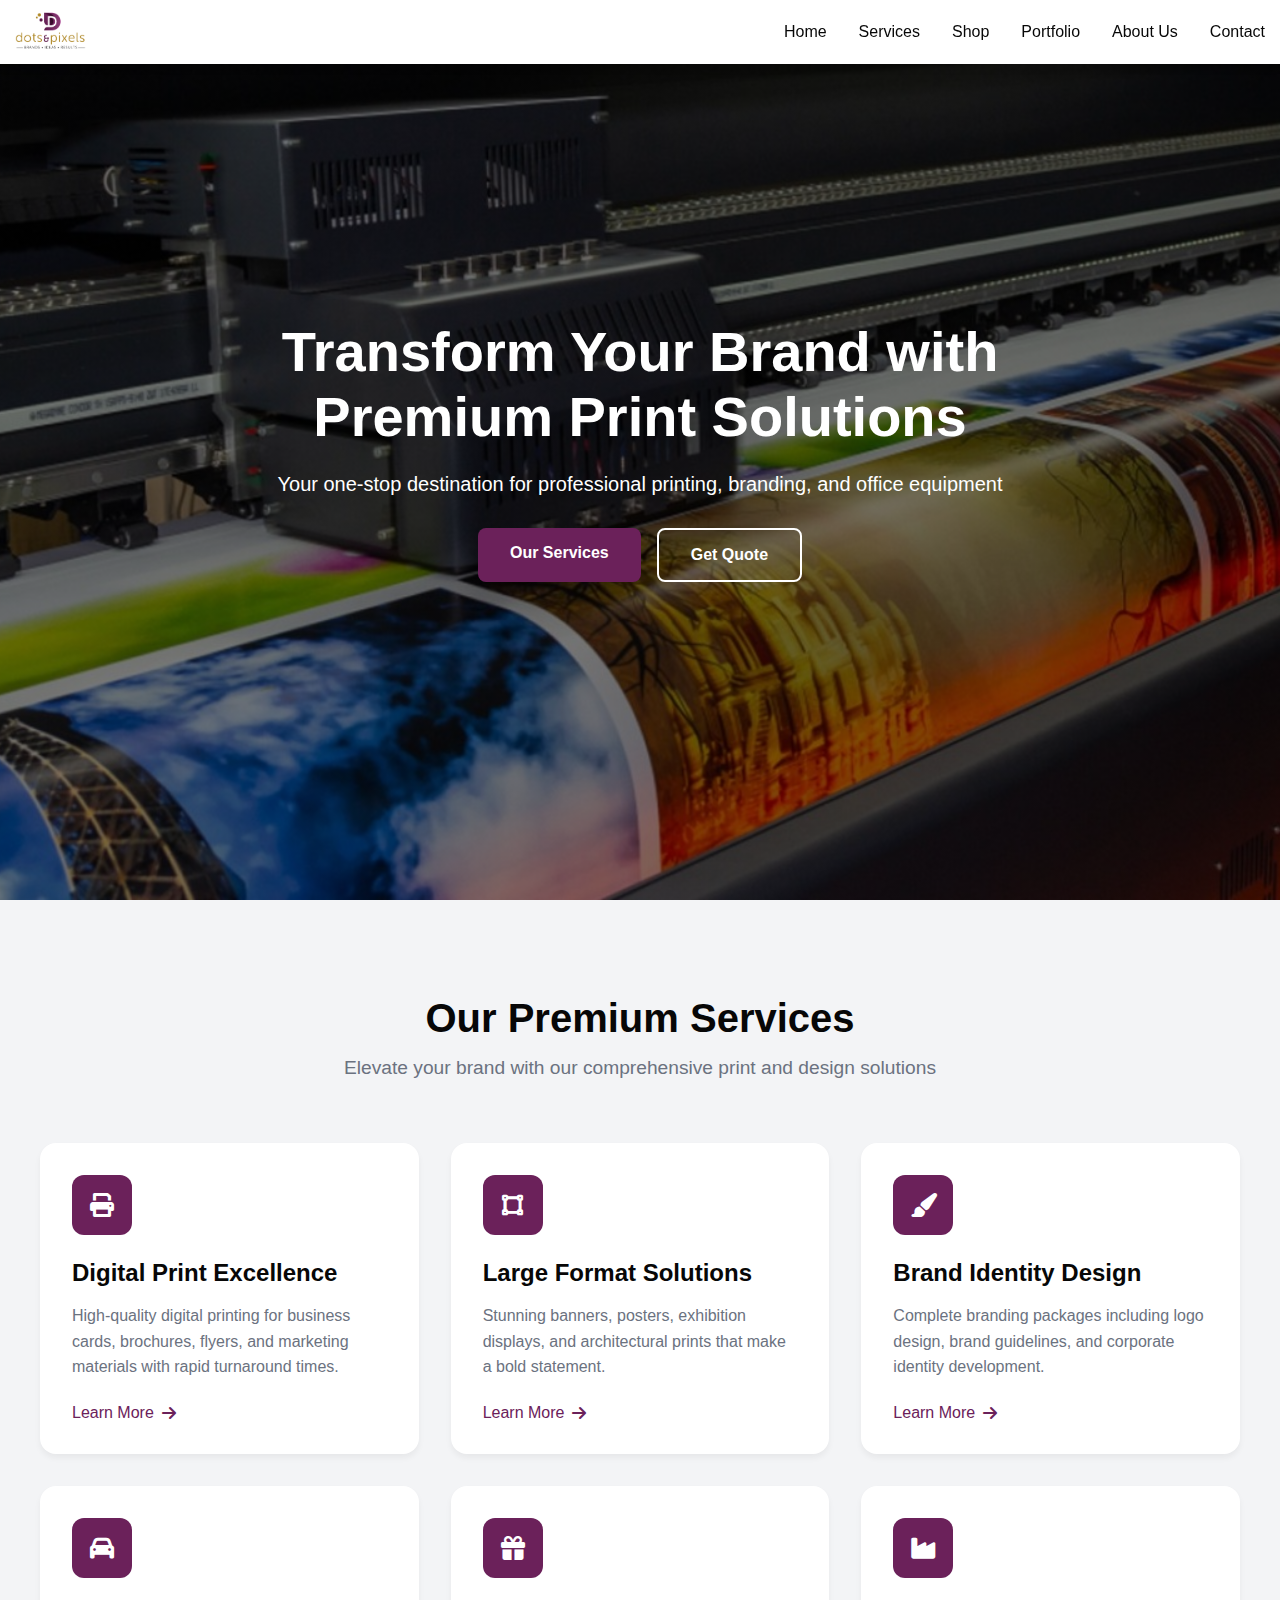
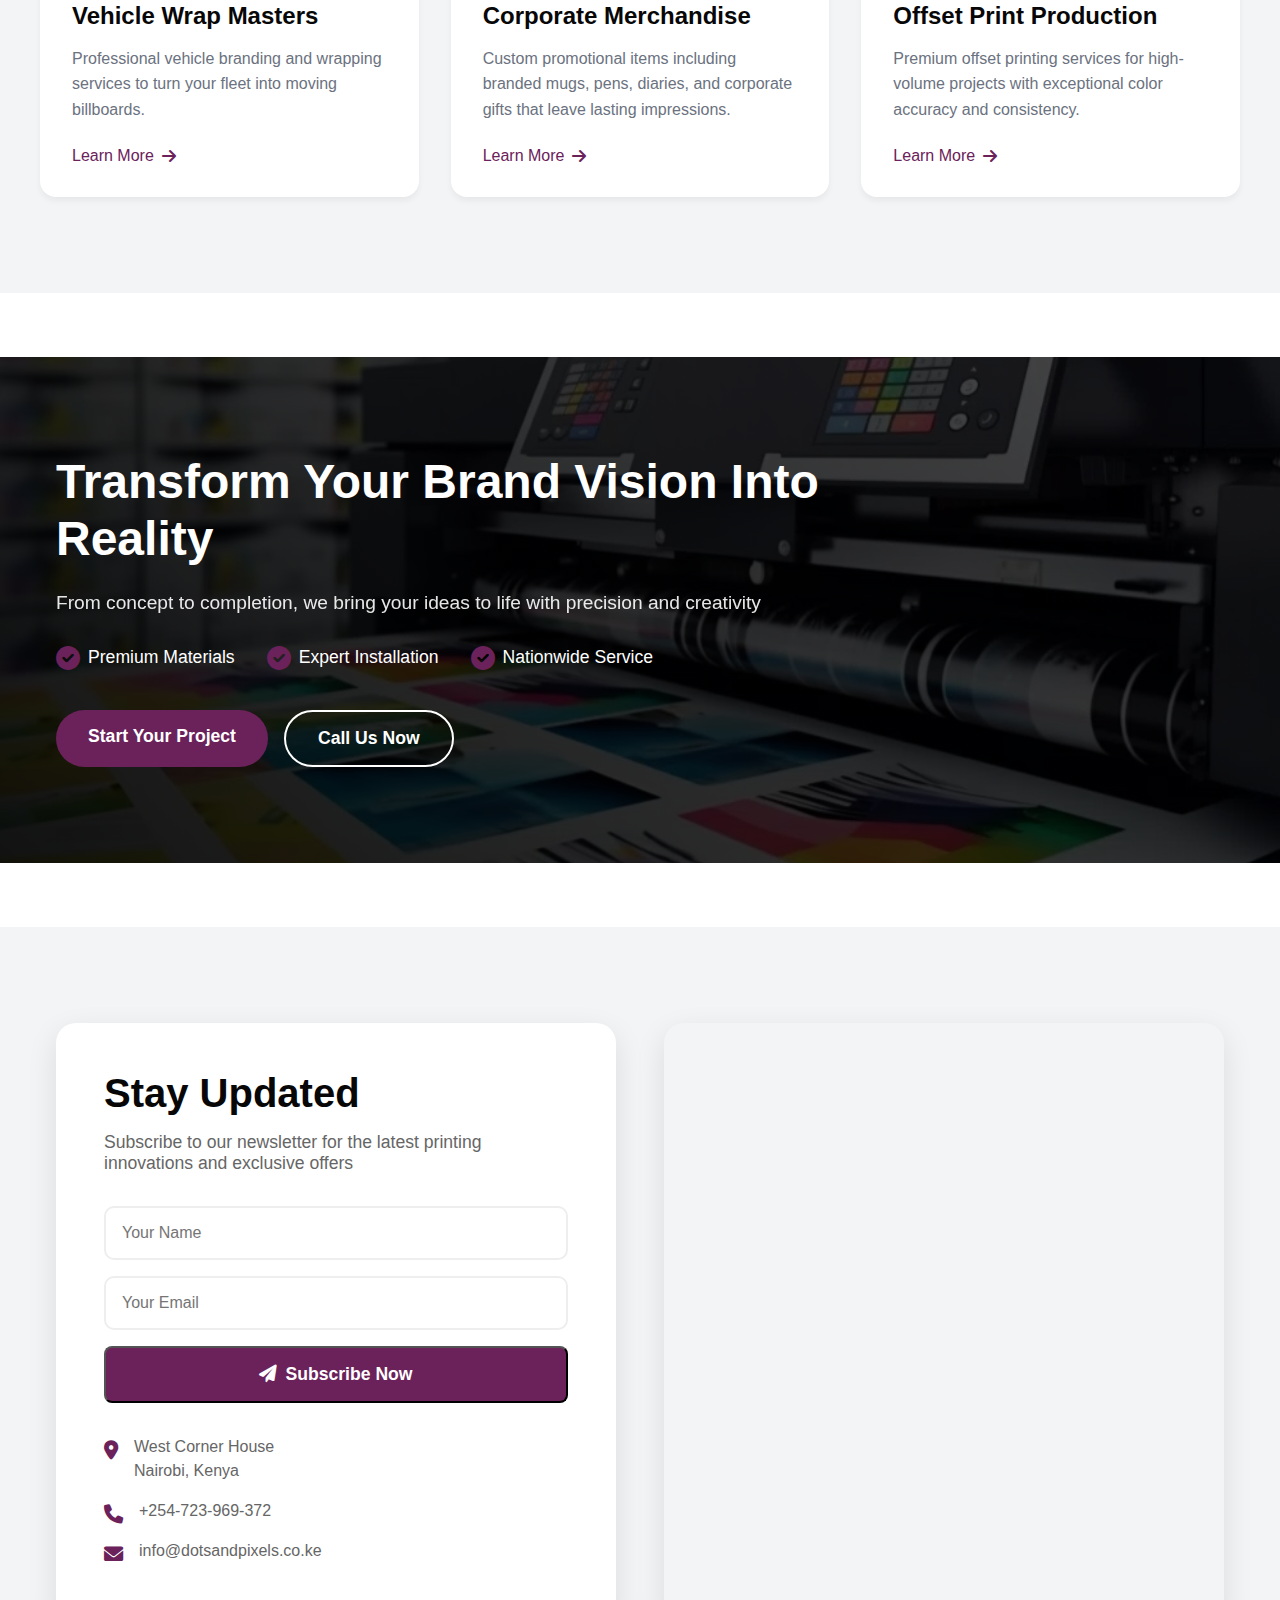
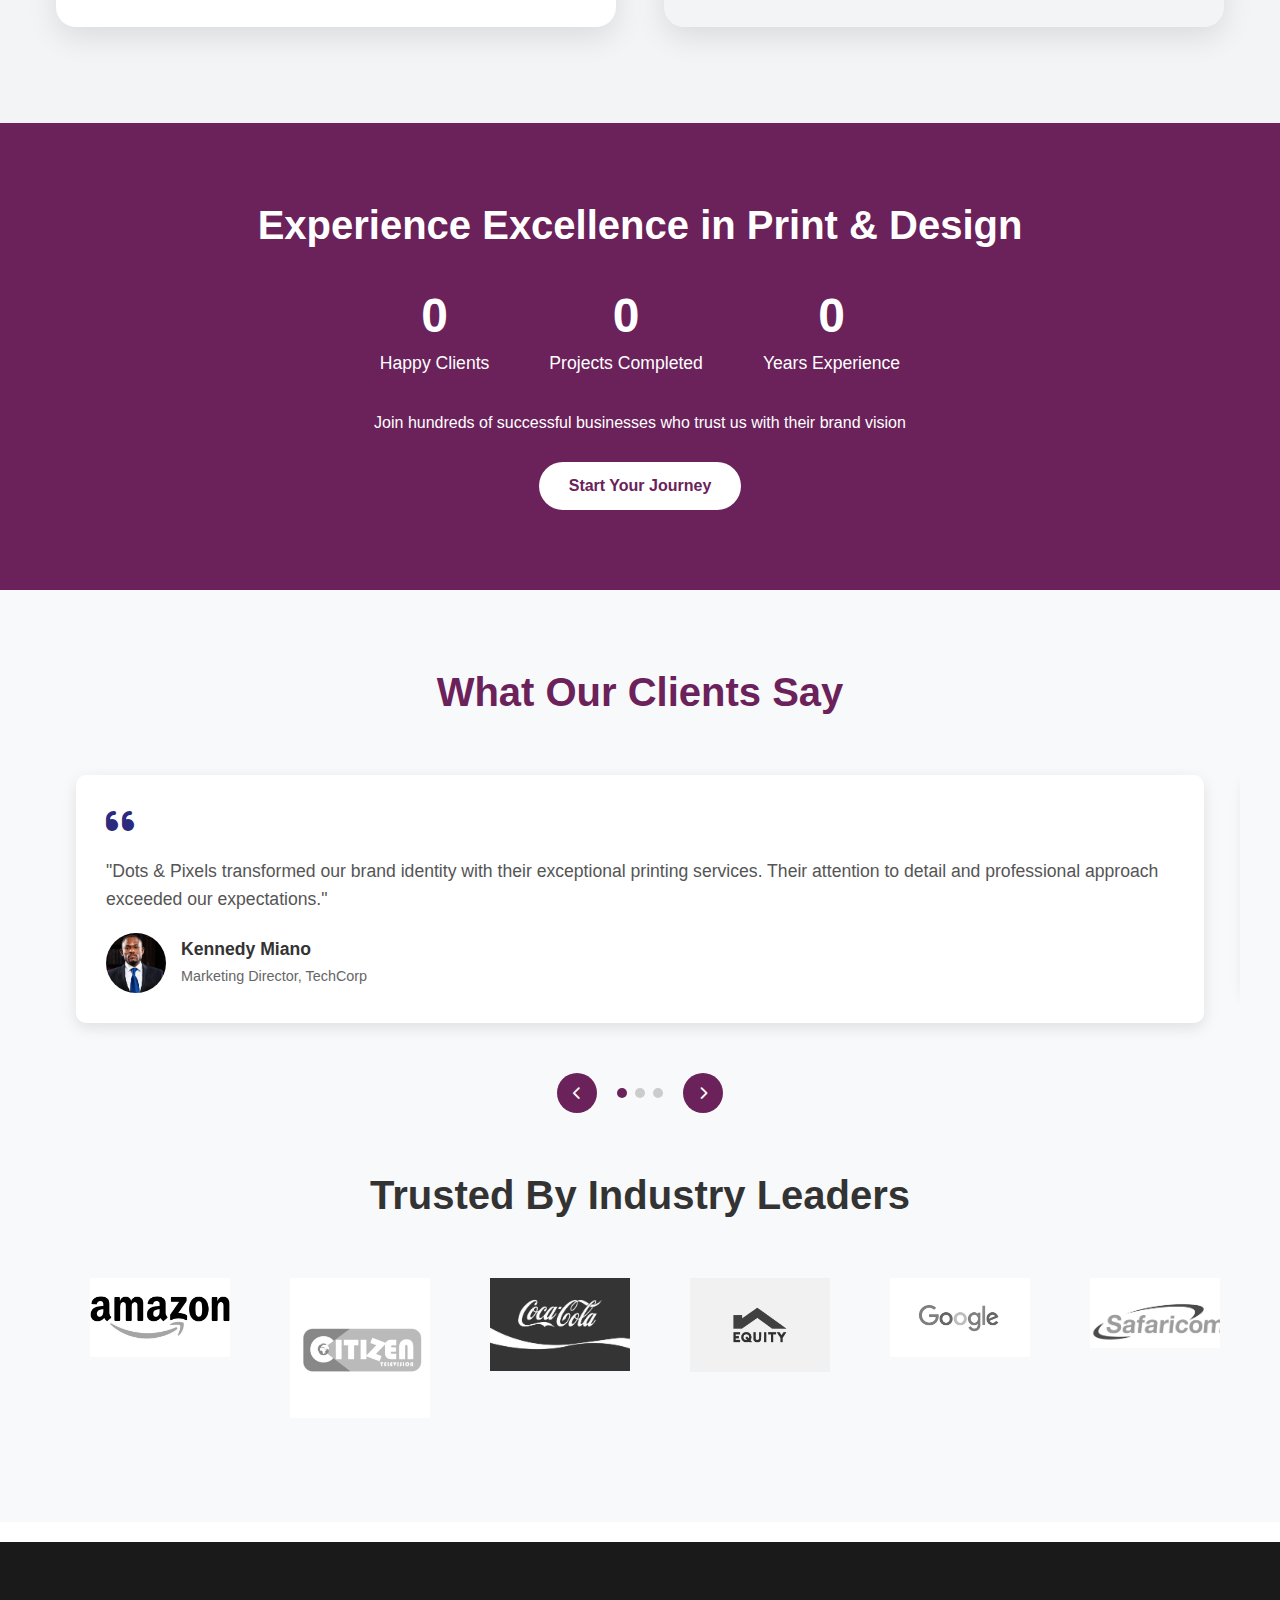
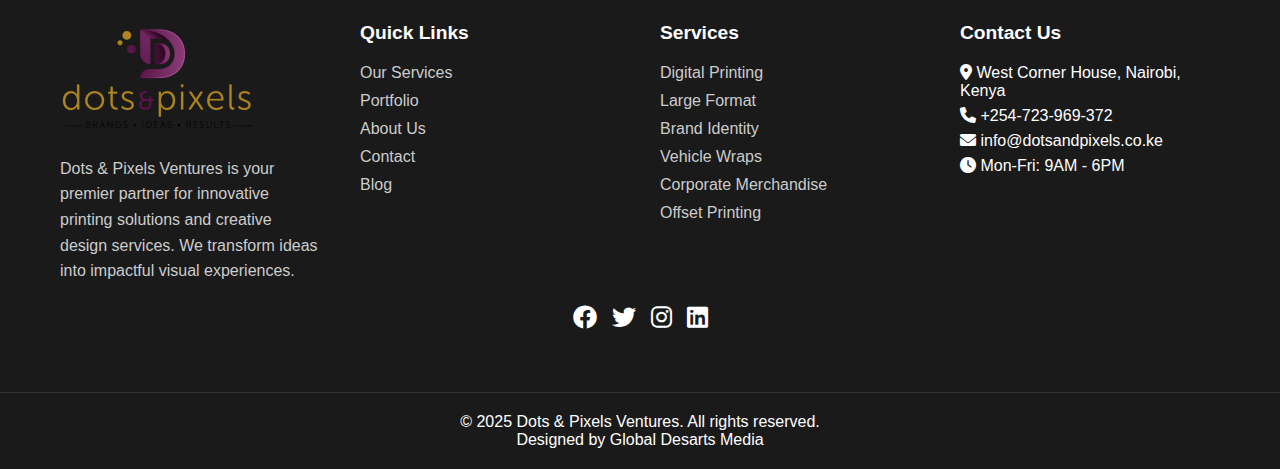
<file: index.html>
<!DOCTYPE html>
<html lang="en">
<head>
    <meta charset="UTF-8">
    <meta name="viewport" content="width=device-width, initial-scale=1.0">
    <title>Dots & Pixels Ventures Agency</title>
    <link rel="stylesheet" href="styles.css">
    <script>
    
        const hamburger = document.querySelector('.hamburger');
        const navLinks = document.querySelector('.nav-links');
        
        if (hamburger && navLinks) {
            hamburger.addEventListener('click', function() {
                hamburger.classList.toggle('active');
                navLinks.classList.toggle('active');
                document.body.style.overflow = navLinks.classList.contains('active') ? 'hidden' : '';
            });
            navLinks.querySelectorAll('a').forEach(link => {
                link.addEventListener('click', () => {
                    hamburger.classList.remove('active');
                    navLinks.classList.remove('active');
                    document.body.style.overflow = '';
                });
            });
        }
        
        </script>
    <link rel="stylesheet" href="https://cdnjs.cloudflare.com/ajax/libs/font-awesome/6.0.0/css/all.min.css">
</head>
<body>
    <nav class="navbar">
        <div class="nav-container">
            <div class="logo">
                <img src="assets/images/logos/DOTS-PIXELS-logo.png" alt="Dots & Pixels Logo">
            </div>
            
            <div class="nav-links">
                <a href="./index.html" class="active">Home</a>
                <a href="./services.html">Services</a>
                <a href="./shop.html">Shop</a>
                <a href="./portfolio.html">Portfolio</a>
                <a href="./about.html">About Us</a>
                <a href="./contact.html">Contact</a>
            </div>

            

            <div class="hamburger">
                <span></span>
                <span></span>
                <span></span>
            </div>
        </div>
    </nav>


    <section class="hero">
        <div class="hero-content">
            <h1>Transform Your Brand with Premium Print Solutions</h1>
            <p>Your one-stop destination for professional printing, branding, and office equipment</p>
            <div class="hero-buttons">
                <a href="./services.html" class="btn primary">Our Services</a>
                <a href="./contact.html" class="btn secondary">Get Quote</a>
            </div>
        </div>
    </section>
    <section class="services">
        <div class="section-header">
            <h2>Our Premium Services</h2>
            <p>Elevate your brand with our comprehensive print and design solutions</p>
        </div>
        
        <div class="services-grid">
            <div class="service-card">
                <div class="service-icon">
                    <i class="fas fa-print"></i>
                </div>
                <h3>Digital Print Excellence</h3>
                <p>High-quality digital printing for business cards, brochures, flyers, and marketing materials with rapid turnaround times.</p>
                <a href="/services/digital-printing.html" class="service-link">Learn More <i class="fas fa-arrow-right"></i></a>
            </div>

            <div class="service-card">
                <div class="service-icon">
                    <i class="fas fa-vector-square"></i>
                </div>
                <h3>Large Format Solutions</h3>
                <p>Stunning banners, posters, exhibition displays, and architectural prints that make a bold statement.</p>
                <a href="/services/large-format.html" class="service-link">Learn More <i class="fas fa-arrow-right"></i></a>
            </div>

            <div class="service-card">
                <div class="service-icon">
                    <i class="fas fa-paint-brush"></i>
                </div>
                <h3>Brand Identity Design</h3>
                <p>Complete branding packages including logo design, brand guidelines, and corporate identity development.</p>
                <a href="/services/brand-identity.html" class="service-link">Learn More <i class="fas fa-arrow-right"></i></a>
            </div>

            <div class="service-card">
                <div class="service-icon">
                    <i class="fas fa-car"></i>
                </div>
                <h3>Vehicle Wrap Masters</h3>
                <p>Professional vehicle branding and wrapping services to turn your fleet into moving billboards.</p>
                <a href="/services/vehicle-wraps.html" class="service-link">Learn More <i class="fas fa-arrow-right"></i></a>
            </div>

            <div class="service-card">
                <div class="service-icon">
                    <i class="fas fa-gift"></i>
                </div>
                <h3>Corporate Merchandise</h3>
                <p>Custom promotional items including branded mugs, pens, diaries, and corporate gifts that leave lasting impressions.</p>
                <a href="/services/corporate-merchandise.html" class="service-link">Learn More <i class="fas fa-arrow-right"></i></a>
            </div>

            <div class="service-card">
                <div class="service-icon">
                    <i class="fas fa-industry"></i>
                </div>
                <h3>Offset Print Production</h3>
                <p>Premium offset printing services for high-volume projects with exceptional color accuracy and consistency.</p>
                <a href="/services/offset-printing.html" class="service-link">Learn More <i class="fas fa-arrow-right"></i></a>
            </div>
        </div>
    </section>
    <section class="cta-banner">
        <div class="banner-background">
            <img src="assets/images/printing/printers/Print-advertising-strategies.webp" 
                 alt="Large Format Installation"
                 loading="lazy">
        </div>
        <div class="banner-overlay"></div>
        <div class="container">
            <div class="banner-content">
                <h2>Transform Your Brand Vision Into Reality</h2>
                <p>From concept to completion, we bring your ideas to life with precision and creativity</p>
                <div class="banner-features">
                    <div class="feature">
                        <i class="fas fa-check-circle"></i>
                        <span>Premium Materials</span>
                    </div>
                    <div class="feature">
                        <i class="fas fa-check-circle"></i>
                        <span>Expert Installation</span>
                    </div>
                    <div class="feature">
                        <i class="fas fa-check-circle"></i>
                        <span>Nationwide Service</span>
                    </div>
                </div>
                <div class="banner-cta">
                    <a href="#contact" class="btn primary">Start Your Project</a>
                    <a href="tel:+1234567890" class="btn secondary">Call Us Now</a>
                </div>
            </div>
        </div>
    </section> <section class="newsletter-map">
        <div class="container">
            <div class="newsletter-map-grid">
                <div class="newsletter-container">
                    <div class="newsletter-content">
                        <h2>Stay Updated</h2>
                        <p>Subscribe to our newsletter for the latest printing innovations and exclusive offers</p>
                        
                        <form class="newsletter-form">
                            <div class="form-group">
                                <input type="text" placeholder="Your Name" required>
                            </div>
                            <div class="form-group">
                                <input type="email" placeholder="Your Email" required>
                            </div>
                            <button type="submit" class="btn primary">
                                <i class="fas fa-paper-plane"></i>
                                Subscribe Now
                            </button>
                        </form>

                        <div class="contact-info">
                            <div class="contact-item">
                                <i class="fas fa-map-marker-alt"></i>
                                <span>West Corner House<br>Nairobi, Kenya</span>
                            </div>
                            <div class="contact-item">
                                <i class="fas fa-phone"></i>
                                <span>+254-723-969-372</span>
                            </div>
                            <div class="contact-item">
                                <i class="fas fa-envelope"></i>
                                <span>info@dotsandpixels.co.ke</span>
                            </div>
                        </div>
                    </div>
                </div> <div class="map-container">
                    <iframe 
                        src="https://www.google.com/maps/embed?pb=!1m14!1m8!1m3!1d15955.284710240232!2d36.818422!3d-1.280999!3m2!1i1024!2i768!4f13.1!3m3!1m2!1s0x182f10d36cefe581%3A0x91a026d5c4aade0e!2sWest%20Corner%20House!5e0!3m2!1sen!2ske!4v1738189207122!5m2!1sen!2ske" 
                        width="100%" 
                        height="100%" 
                        style="border:0;" 
                        allowfullscreen="" 
                        loading="lazy" 
                        referrerpolicy="no-referrer-when-downgrade">
                    </iframe>
                </div>
            </div>
        </div>
    </section>
    <section class="impact-cta">
        <div class="impact-container">
            <div class="impact-content">
                <h2>Experience Excellence in Print & Design</h2>
                <div class="impact-stats">
                    <div class="stat-item">
                        <span class="stat-number sdfgioedfpijhg0987" data-target="500">0</span>
                        <span class="stat-label">Happy Clients</span>
                    </div>
                    <div class="stat-item">
                        <span class="stat-number sdfgioedfpijhg0987" data-target="1000">0</span>
                        <span class="stat-label">Projects Completed</span>
                    </div>
                    <div class="stat-item">
                        <span class="stat-number sdfgioedfpijhg0987" data-target="15">0</span>
                        <span class="stat-label">Years Experience</span>
                    </div>
                </div>
                <p>Join hundreds of successful businesses who trust us with their brand vision</p>
                <a href="/contact" class="cta-button">Start Your Journey</a>
            </div>
        </div>
    </section>
    <section class="testimonials-brands">
        <div class="testimonials-section">
            <h2>What Our Clients Say</h2>
            <div class="testimonials-slider">
                <div class="testimonial-track">
                    <div class="testimonial-card">
                        <div class="testimonial-content">
                            <i class="fas fa-quote-left"></i>
                            <p>"Dots & Pixels transformed our brand identity with their exceptional printing services. Their attention to detail and professional approach exceeded our expectations."</p>
                            <div class="testimonial-author">
                                <img src="./assets/images/leadership/stock-photo-black-businessman.jpg" alt="Sarah Johnson">
                                <div class="author-info">
                                    <h4>Kennedy Miano</h4>
                                    <p>Marketing Director, TechCorp</p>
                                </div>
                            </div>
                        </div>
                    </div>
                    <div class="testimonial-card">
                        <div class="testimonial-content">
                            <i class="fas fa-quote-left"></i>
                            <p>"The team's creativity and commitment to quality have made them our go-to partner for all printing needs. Highly recommended!"</p>
                            <div class="testimonial-author">
                                <img src="./assets/images/leadership/smart-african-woman.jpg" alt="Michael Chen">
                                <div class="author-info">
                                    <h4>Wanjiru Margaret</h4>
                                    <p>CEO, Innovation Labs</p>
                                </div>
                            </div>
                        </div>
                    </div>
                    <div class="testimonial-card">
                        <div class="testimonial-content">
                            <i class="fas fa-quote-left"></i>
                            <p>"Outstanding service! Their vehicle wrapping expertise helped us create a fleet that truly stands out on the streets."</p>
                            <div class="testimonial-author">
                                <img src="./assets/images/leadership/Young-black-businessman-outdoor.jpg" alt="Emma Rodriguez">
                                <div class="author-info">
                                    <h4>Samuel Kioko</h4>
                                    <p>Operations Manager, Swift Delivery</p>
                                </div>
                            </div>
                        </div>
                    </div>
                </div>
                <div class="slider-controls">
                    <button class="prev-btn"><i class="fas fa-chevron-left"></i></button>
                    <div class="slider-dots"></div>
                    <button class="next-btn"><i class="fas fa-chevron-right"></i></button>
                </div>
            </div>
        </div>
        <div class="brands-section">
            <h2>Trusted By Industry Leaders</h2>
            <div class="brands-slider">
                <div class="brands-track">
                    <div class="brand-logo">
                        <img src="assets/images/Industry_leaders/amazon.jpeg" alt="Microsoft">
                    </div>
                    <div class="brand-logo">
                        <img src="assets/images/Industry_leaders/Citizen-TV.jpg" alt="Apple">
                    </div>
                    <div class="brand-logo">
                        <img src="assets/images/Industry_leaders/coca_cola.jpg" alt="Google">
                    </div>
                    <div class="brand-logo">
                        <img src="assets/images/Industry_leaders/equity-bank-logo.png" alt="Amazon">
                    </div>
                    <div class="brand-logo">
                        <img src="assets/images/Industry_leaders/google.webp" alt="Tesla">
                    </div>
                    <div class="brand-logo">
                        <img src="assets/images/Industry_leaders/safaricom.png" alt="Meta">
                    </div>
                </div>
            </div>
        </div>
    </section> <footer class="footer">
        <div class="footer-container">
            <div class="footer-column">
                <div class="footer-logo">
                    <img src="assets/images/logos/DOTS-PIXELS-logo.png" alt="Dots & Pixels Logo">
                </div>
                <p class="company-description">
                    Dots & Pixels Ventures is your premier partner for innovative printing solutions and creative design services. We transform ideas into impactful visual experiences.
                </p>
                
            </div>

            <div class="footer-column">
                <h3>Quick Links</h3>
                <ul>
                    <li><a href="./services.html">Our Services</a></li>
                    <li><a href="./portfolio.html">Portfolio</a></li>
                    <li><a href="./about.html">About Us</a></li>
                    <li><a href="./contact.html">Contact</a></li>
                    <li><a href="#">Blog</a></li>
                </ul>
            </div>

            <div class="footer-column">
                <h3>Services</h3>
                <ul>
                    <li><a href="./services/digital-printing.html">Digital Printing</a></li>
                    <li><a href="./services/large-format.html">Large Format</a></li>
                    <li><a href="./services/brand-identity.html">Brand Identity</a></li>
                    <li><a href="./services/vehicle-wraps.html">Vehicle Wraps</a></li>
                    <li><a href="./services/corporate-merchandise.html">Corporate Merchandise</a></li>
                    <li><a href="./services/offset-printing.html">Offset Printing</a></li>
                </ul>
            </div>

            <div class="footer-column sdftyuio">
                <h3>Contact Us</h3>
                <div class=".contact-info_dfghjkldfuio74">
                    <p><i class="fas fa-map-marker-alt"></i> West Corner House, Nairobi, Kenya</p>
                    <p style="margin-top: 7px;"><i class="fas fa-phone"></i> +254-723-969-372</p>
                    <p style="margin-top: 7px;"><i class="fas fa-envelope"></i> info@dotsandpixels.co.ke</p>
                    <p style="margin-top: 7px;"><i class="fas fa-clock"></i> Mon-Fri: 9AM - 6PM</p>
                </div>
            </div>
        </div>



        <div class="footer_social-links">
            <a href="#"><i class="fab fa-facebook"></i></a>
            <a href="#"><i class="fab fa-twitter"></i></a>
            <a href="#"><i class="fab fa-instagram"></i></a>
            <a href="#"><i class="fab fa-linkedin"></i></a>
        </div>


        <div class="footer-bottom" style="margin-bottom: 0;">
            <p>&copy; 2025 Dots & Pixels Ventures. All rights reserved.<br/> Designed by Global Desarts Media</p>
        </div>
    </footer>

<script src="./assets/js/slider.js"></script>


</body>
</html>
</file>
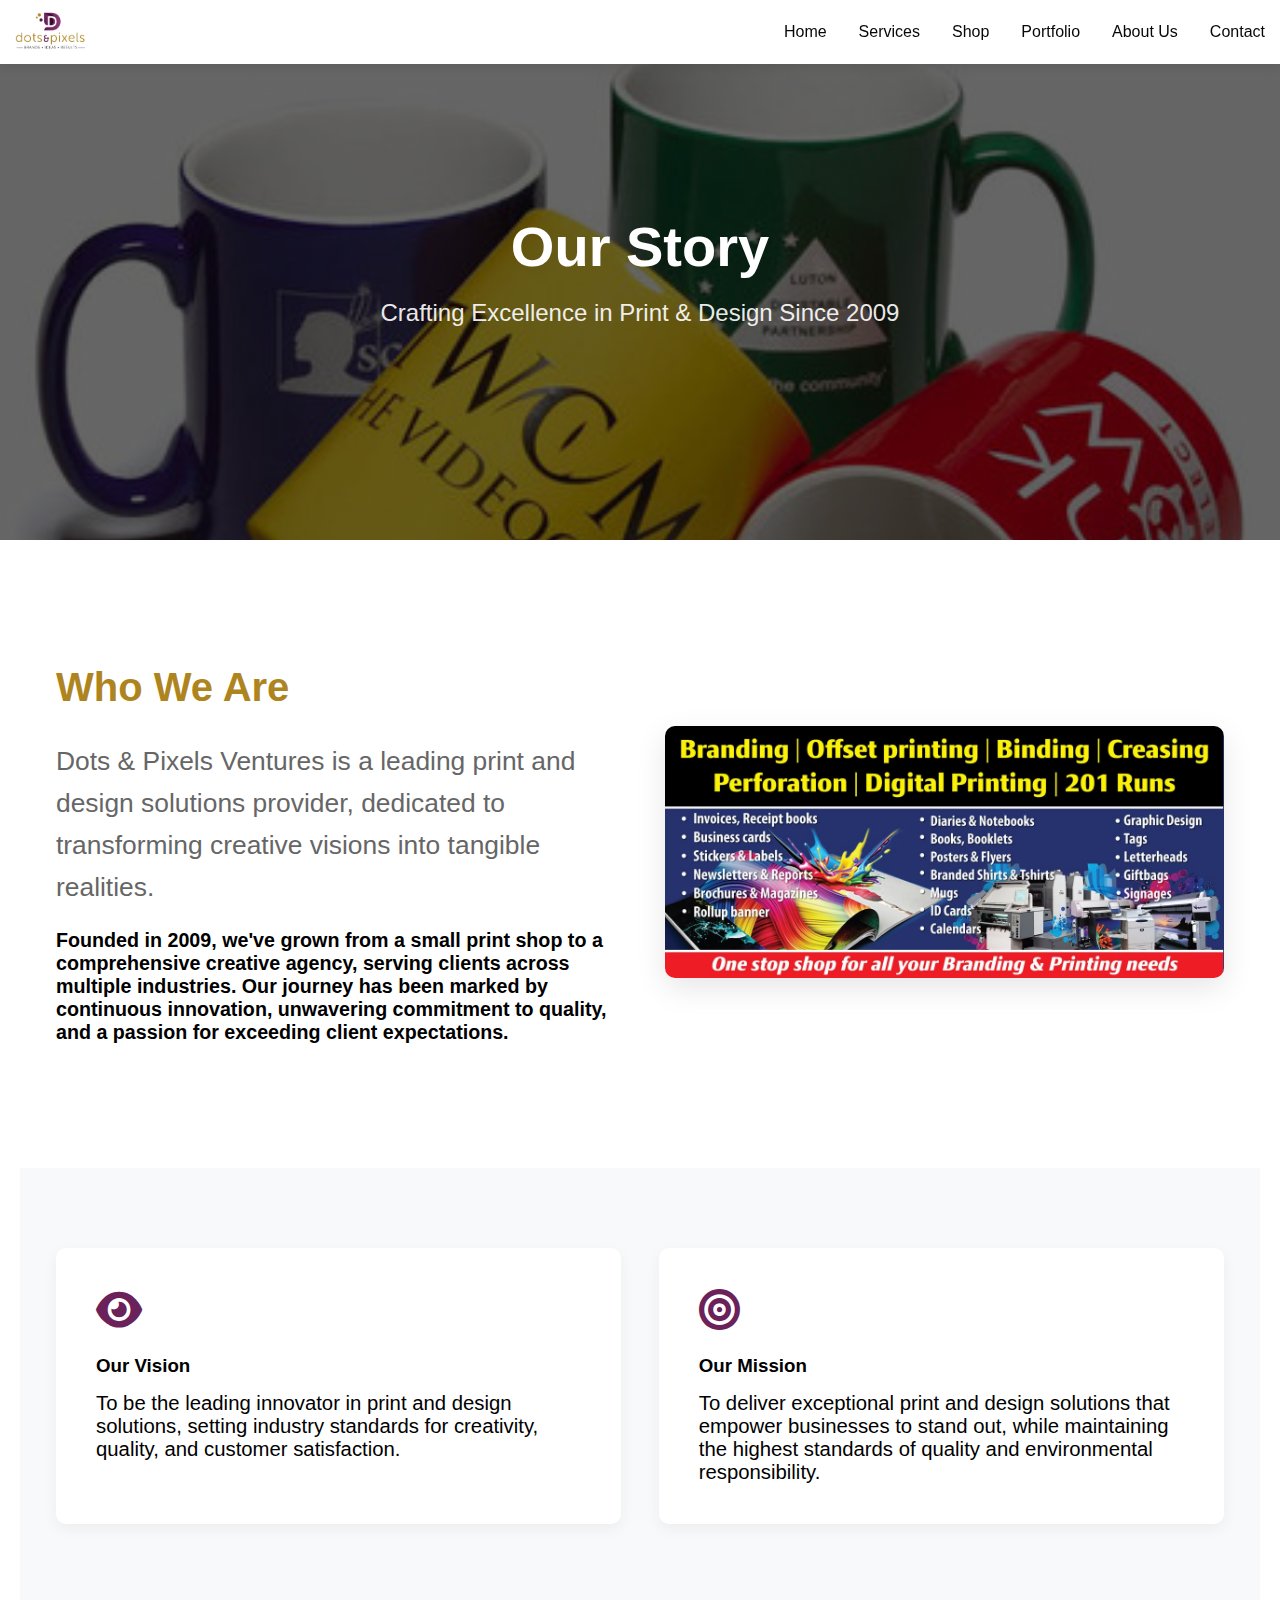
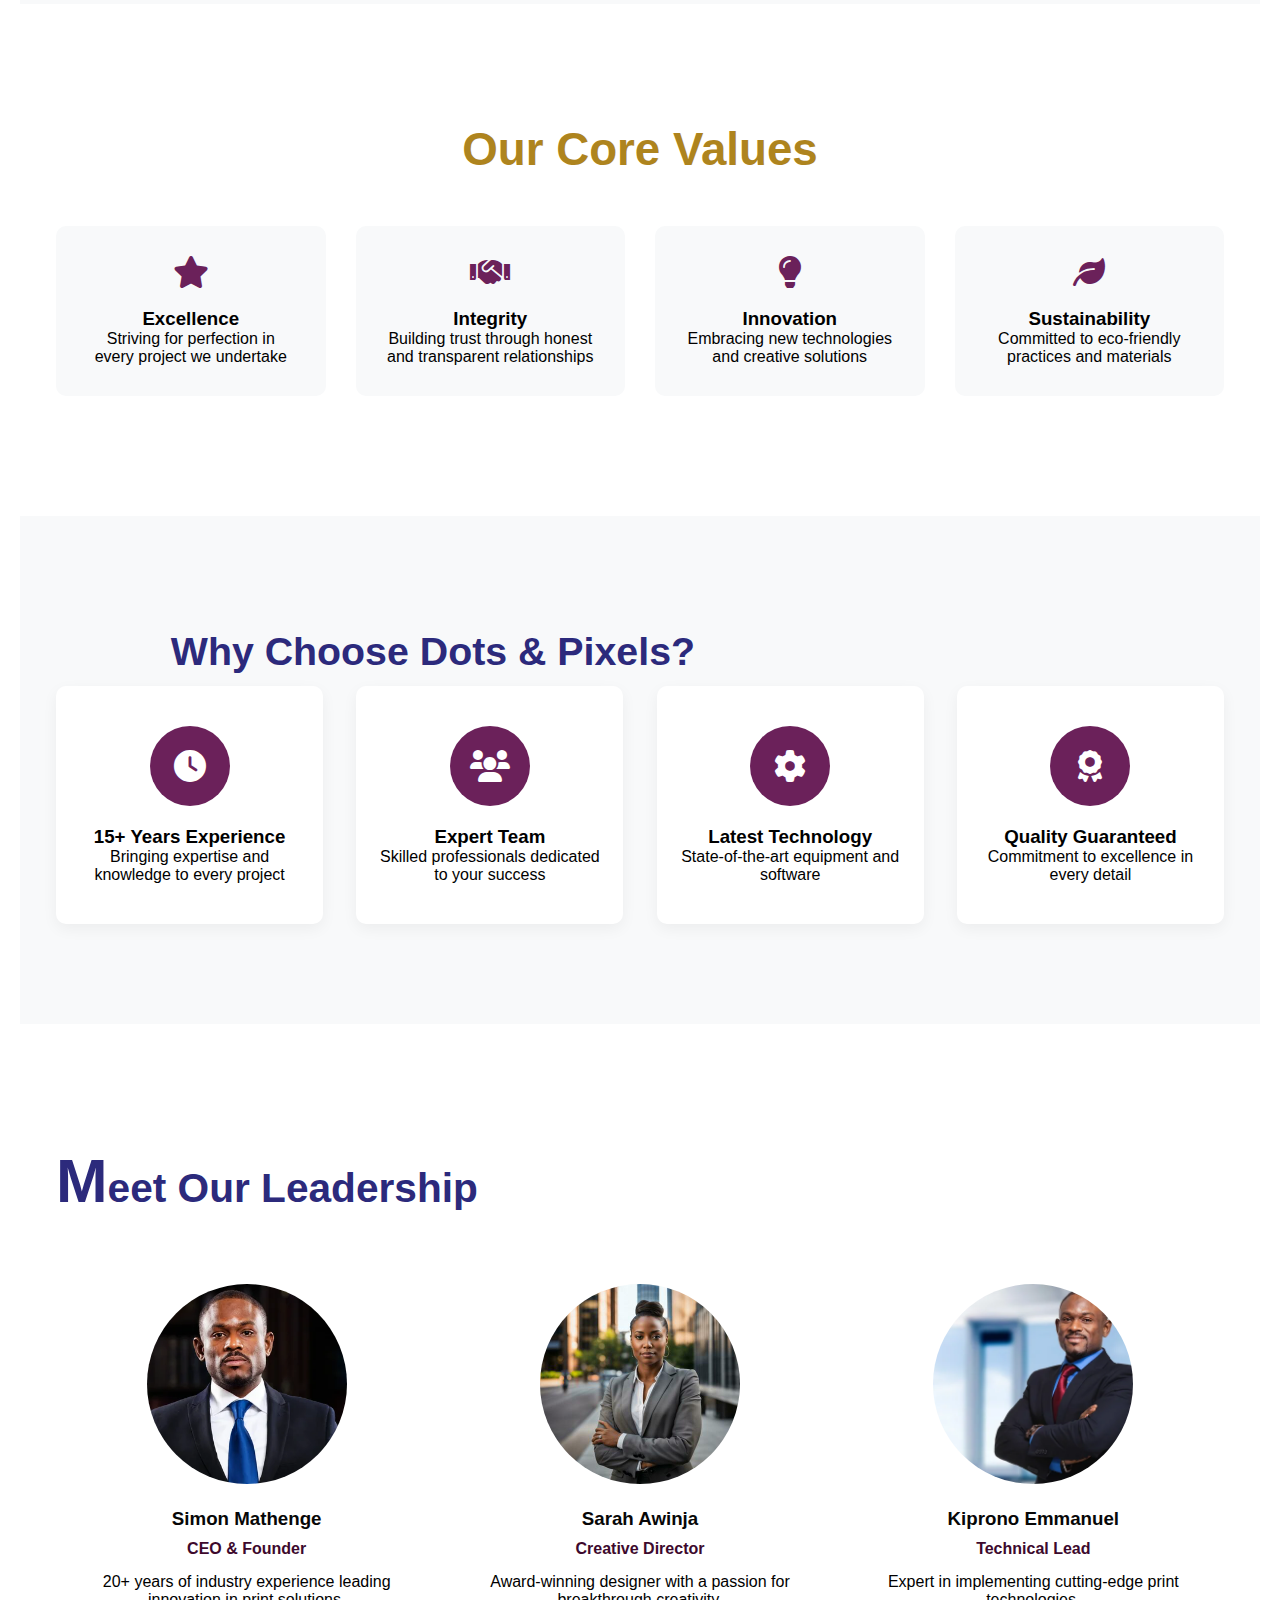
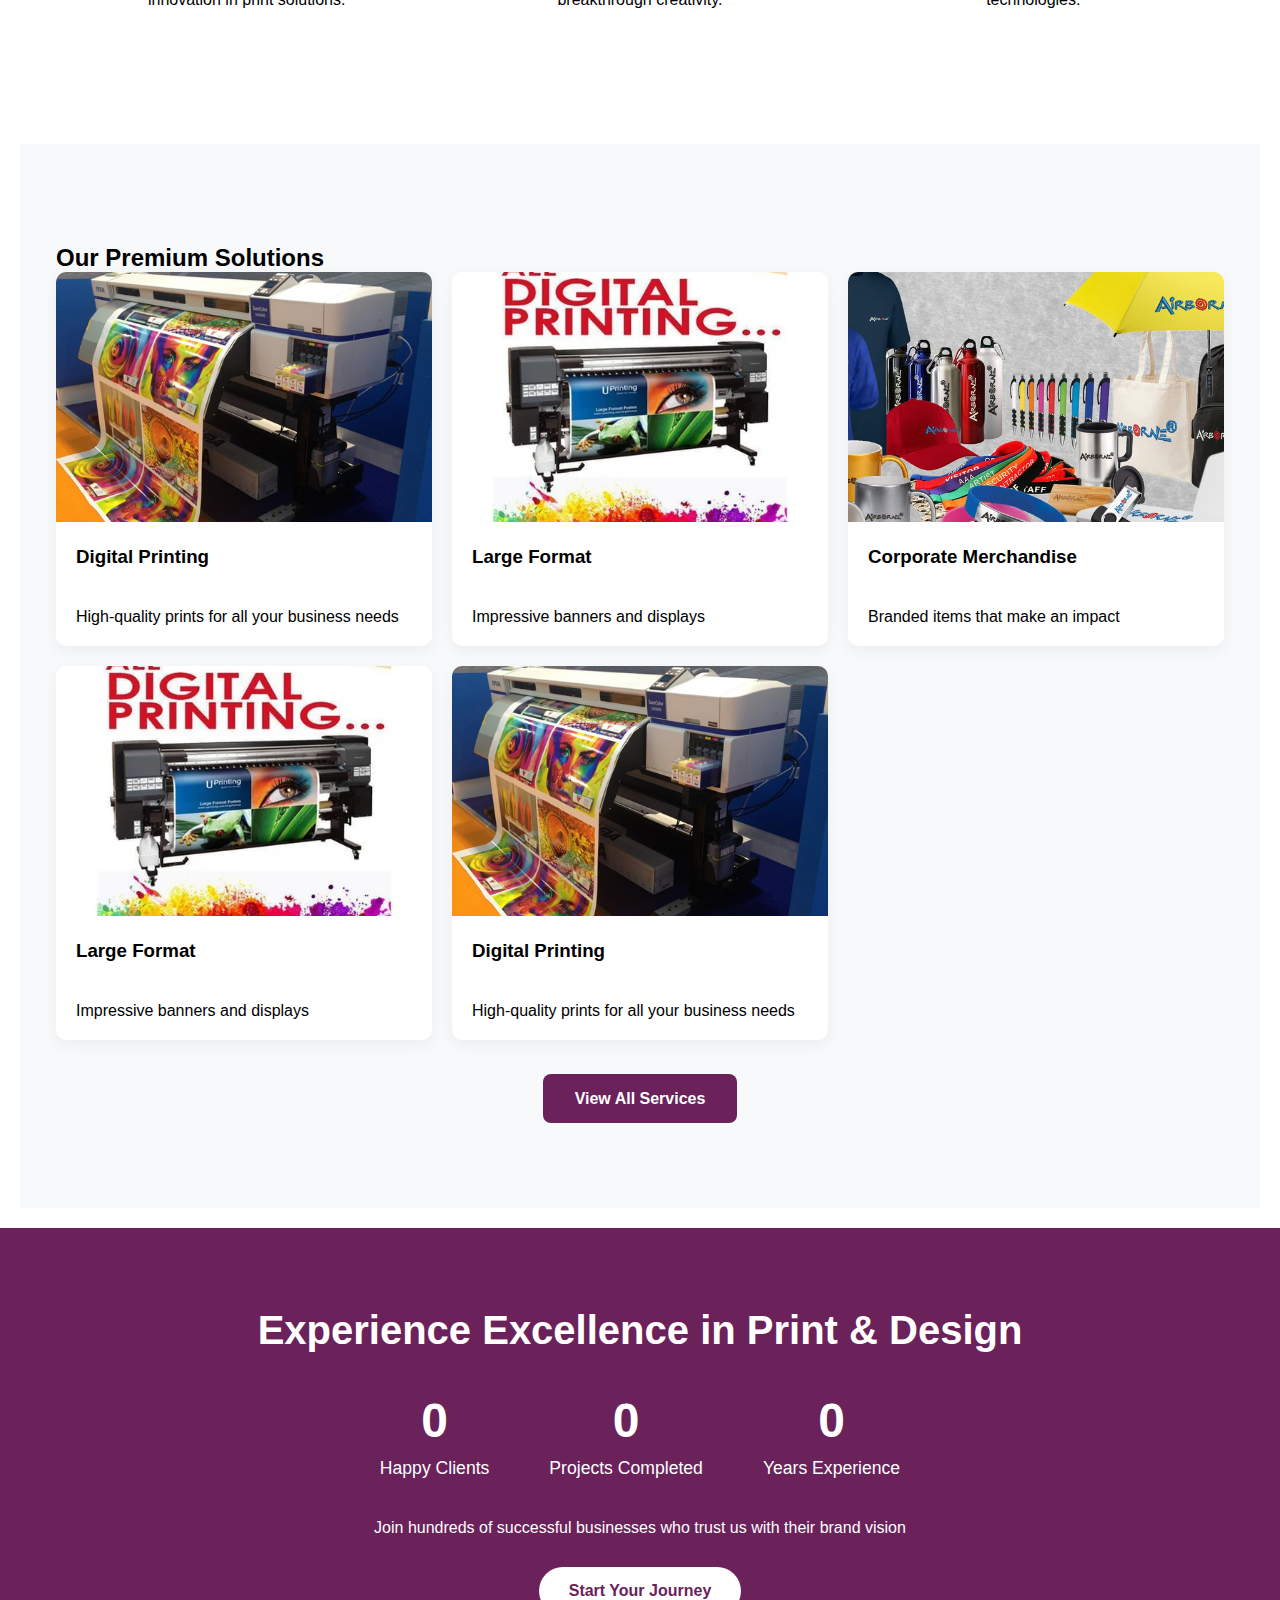
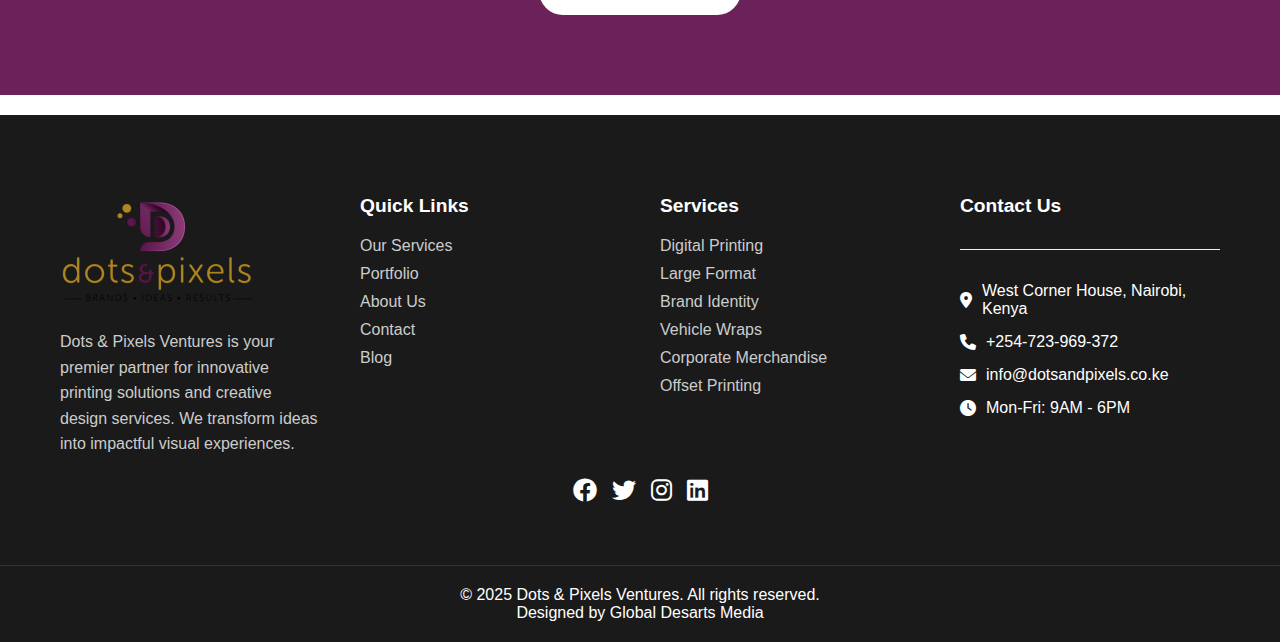
<file: about.html>
<!DOCTYPE html>
<html lang="en">
<head>
    <meta charset="UTF-8">
    <meta name="viewport" content="width=device-width, initial-scale=1.0">
    <title>About Us - Dots & Pixels Ventures Agency</title>
    <link rel="stylesheet" href="./styles.css">
    <link rel="stylesheet" href="./assets/css/about_page.css">
    <link rel="stylesheet" href="https://cdnjs.cloudflare.com/ajax/libs/font-awesome/6.0.0/css/all.min.css">
</head>
<body>
    <nav class="navbar">
        <div class="nav-container">
            <div class="logo">
                <img src="assets/images/logos/DOTS-PIXELS-logo.png" alt="Dots & Pixels Logo">
            </div>
            
            <div class="nav-links">
                <a href="./index.html">Home</a>
                <a href="./services.html">Services</a>
                <a href="./shop.html">Shop</a>
                <a href="./portfolio.html">Portfolio</a>
                <a href="./about.html">About Us</a>
                <a href="./contact.html">Contact</a>
            </div>

            

            <div class="hamburger">
                <span></span>
                <span></span>
                <span></span>
            </div>
        </div>
    </nav>
    <section class="about-hero">
        <div class="about-hero-content">
            <h1>Our Story</h1>
            <p>Crafting Excellence in Print & Design Since 2009</p>
        </div>
    </section>
    <section class="company-overview">
        <div class="container">
            <div class="overview-grid">
                <div class="overview-content">
                    <h2>Who We Are</h2>
                    <p class="lead">Dots & Pixels Ventures is a leading print and design solutions provider, dedicated to transforming creative visions into tangible realities.</p>
                    <p style="font-size: 1.23rem; font-weight: 550;">Founded in 2009, we've grown from a small print shop to a comprehensive creative agency, serving clients across multiple industries. Our journey has been marked by continuous innovation, unwavering commitment to quality, and a passion for exceeding client expectations.</p>
                </div>
                <div class="overview-image">
                    <img src="assets/images/printing/print_banners/banner_002.jpg" alt="Dots & Pixels Team at Work">
                </div>
            </div>
        </div>
    </section><section class="vision-mission">
        <div class="container">
            <div class="vm-grid">
                <div class="vision-box">
                    <div class="icon">
                        <i class="fas fa-eye"></i>
                    </div>
                    <h3>Our Vision</h3>
                    <p style="padding-top: 0.941rem; font-size: 1.27rem;">To be the leading innovator in print and design solutions, setting industry standards for creativity, quality, and customer satisfaction.</p>
                </div>
                <div class="mission-box">
                    <div class="icon">
                        <i class="fas fa-bullseye"></i>
                    </div>
                    <h3>Our Mission</h3>
                    <p style="padding-top: 0.941rem; font-size: 1.27rem;">To deliver exceptional print and design solutions that empower businesses to stand out, while maintaining the highest standards of quality and environmental responsibility.</p>
                </div>
            </div>
        </div>
    </section><section class="values">
        <div class="container">
            <h2>Our Core Values</h2>
            <div class="values-grid">
                <div class="value-card">
                    <i class="fas fa-star"></i>
                    <h3>Excellence</h3>
                    <p>Striving for perfection in every project we undertake</p>
                </div>
                <div class="value-card">
                    <i class="fas fa-handshake"></i>
                    <h3>Integrity</h3>
                    <p>Building trust through honest and transparent relationships</p>
                </div>
                <div class="value-card">
                    <i class="fas fa-lightbulb"></i>
                    <h3>Innovation</h3>
                    <p>Embracing new technologies and creative solutions</p>
                </div>
                <div class="value-card">
                    <i class="fas fa-leaf"></i>
                    <h3>Sustainability</h3>
                    <p>Committed to eco-friendly practices and materials</p>
                </div>
            </div>
        </div>
    </section> <section class="why-choose-us">
        <div class="container">
            <h2 style="font-size: 2.458rem;margin: 0.758rem;color: #2c2a7c;font-weight: 600;padding-left: 8.79%;">Why Choose Dots & Pixels?</h2>
            <div class="features-grid">
                <div class="feature-card">
                    <div class="feature-icon">
                        <i class="fas fa-clock"></i>
                    </div>
                    <h3>15+ Years Experience</h3>
                    <p>Bringing expertise and knowledge to every project</p>
                </div>
                <div class="feature-card">
                    <div class="feature-icon">
                        <i class="fas fa-users"></i>
                    </div>
                    <h3>Expert Team</h3>
                    <p>Skilled professionals dedicated to your success</p>
                </div>
                <div class="feature-card">
                    <div class="feature-icon">
                        <i class="fas fa-cog"></i>
                    </div>
                    <h3>Latest Technology</h3>
                    <p>State-of-the-art equipment and software</p>
                </div>
                <div class="feature-card">
                    <div class="feature-icon">
                        <i class="fas fa-award"></i>
                    </div>
                    <h3>Quality Guaranteed</h3>
                    <p>Commitment to excellence in every detail</p>
                </div>
            </div>
        </div>
    </section><section class="team" style="margin: 1.354rem;">
        <div class="container">
            <h2 style="font-size: 2.54rem;margin-bottom: 4.57%; color: #2c2a7c;"><span style="font-size: 3.871rem;">M</span>eet Our Leadership</h2>
            <div class="team-grid" style="padding: 0.875rem;">
                <div class="team-member">
                    <img src="assets/images/leadership/stock-photo-black-businessman.jpg" alt="CEO">
                    <h3>Simon Mathenge</h3>
                    <p class="position">CEO & Founder</p>
                    <p class="bio">20+ years of industry experience leading innovation in print solutions.</p>
                </div>
                <div class="team-member">
                    <img src="assets/images/leadership/smart-african-woman.jpg" alt="Creative Director">
                    <h3>Sarah Awinja</h3>
                    <p class="position">Creative Director</p>
                    <p class="bio">Award-winning designer with a passion for breakthrough creativity.</p>
                </div>
                <div class="team-member">
                    <img src="assets/images/leadership/Young-black-businessman-outdoor.jpg" alt="Technical Lead">
                    <h3>Kiprono Emmanuel</h3>
                    <p class="position">Technical Lead</p>
                    <p class="bio">Expert in implementing cutting-edge print technologies.</p>
                </div>
            </div>
        </div>
    </section> <section class="featured-products" style="margin: 1.2354rem;">
        <div class="container">
            <h2>Our Premium Solutions</h2>
            <div class="products-grid">
                <div class="product-card">
                    <img src="assets/images/printing/printers/digital_printing_001.jpg" alt="Digital Printing">
                    <h3>Digital Printing</h3>
                    <p>High-quality prints for all your business needs</p>
                </div>


                <div class="product-card">
                    <img src="assets/images/printing/printers/digital-large-format-printing_001.webp" alt="Large Format">
                    <h3>Large Format</h3>
                    <p>Impressive banners and displays</p>
                </div>


                <div class="product-card">
                    <img src="assets/images/Branding/banner/promotional_mechandise_001.jpg" alt="Corporate Merchandise">
                    <h3>Corporate Merchandise</h3>
                    <p>Branded items that make an impact</p>
                </div>

                <div class="product-card">
                    <img src="assets/images/printing/printers/digital-large-format-printing_001.webp" alt="Large Format">
                    <h3>Large Format</h3>
                    <p>Impressive banners and displays</p>
                </div>



                <div class="product-card">
                    <img src="assets/images/printing/printers/digital_printing_001.jpg" alt="Digital Printing">
                    <h3>Digital Printing</h3>
                    <p>High-quality prints for all your business needs</p>
                </div>


            </div>
            <div class="products-cta">
                <a href="./services.html" class="btn primary">View All Services</a>
            </div>
        </div>
    </section> <section class="impact-cta">
        <div class="impact-container">
            <div class="impact-content">
                <h2>Experience Excellence in Print & Design</h2>
                <div class="impact-stats">
                    <div class="stat-item">
                        <span class="stat-number sdfgioedfpijhg0987" data-target="500">0</span>
                        <span class="stat-label">Happy Clients</span>
                    </div>
                    <div class="stat-item">
                        <span class="stat-number sdfgioedfpijhg0987" data-target="1000">0</span>
                        <span class="stat-label">Projects Completed</span>
                    </div>
                    <div class="stat-item">
                        <span class="stat-number sdfgioedfpijhg0987" data-target="15">0</span>
                        <span class="stat-label">Years Experience</span>
                    </div>
                </div>
                <p>Join hundreds of successful businesses who trust us with their brand vision</p>
                <a href="/contact" class="cta-button">Start Your Journey</a>
            </div>
        </div>
    </section>

    
    <footer class="footer">
        <div class="footer-container">
            <div class="footer-column">
                <div class="footer-logo">
                    <img src="assets/images/logos/DOTS-PIXELS-logo.png" alt="Dots & Pixels Logo">
                </div>
                <p class="company-description">
                    Dots & Pixels Ventures is your premier partner for innovative printing solutions and creative design services. We transform ideas into impactful visual experiences.
                </p>
                
            </div>

            <div class="footer-column">
                <h3>Quick Links</h3>
                <ul>
                    <li><a href="./services.html">Our Services</a></li>
                    <li><a href="./portfolio.html">Portfolio</a></li>
                    <li><a href="./about.html">About Us</a></li>
                    <li><a href="./contact.html">Contact</a></li>
                    <li><a href="#">Blog</a></li>
                </ul>
            </div>

            <div class="footer-column">
                <h3>Services</h3>
                <ul>
                    <li><a href="./services/digital-printing.html">Digital Printing</a></li>
                    <li><a href="./services/large-format.html">Large Format</a></li>
                    <li><a href="./services/brand-identity.html">Brand Identity</a></li>
                    <li><a href="./services/vehicle-wraps.html">Vehicle Wraps</a></li>
                    <li><a href="./services/corporate-merchandise.html">Corporate Merchandise</a></li>
                    <li><a href="./services/offset-printing.html">Offset Printing</a></li>
                </ul>
            </div>

            <div class="footer-column sdftyuio">
                <h3>Contact Us</h3>
                <div class="contact-info_dfghjkldfuio74">
                    <p><i class="fas fa-map-marker-alt"></i> West Corner House, Nairobi, Kenya</p>
                    <p style="margin-top: 7px;"><i class="fas fa-phone"></i> +254-723-969-372</p>
                    <p style="margin-top: 7px;"><i class="fas fa-envelope"></i> info@dotsandpixels.co.ke</p>
                    <p style="margin-top: 7px;"><i class="fas fa-clock"></i> Mon-Fri: 9AM - 6PM</p>
                </div>
            </div>
        </div>



        <div class="footer_social-links">
            <a href="#"><i class="fab fa-facebook"></i></a>
            <a href="#"><i class="fab fa-twitter"></i></a>
            <a href="#"><i class="fab fa-instagram"></i></a>
            <a href="#"><i class="fab fa-linkedin"></i></a>
        </div>


        <div class="footer-bottom" style="margin-bottom: 0;">
            <p>&copy; 2025 Dots & Pixels Ventures. All rights reserved. <br/>Designed by Global Desarts Media</p>
        </div>
    </footer>

<script src="./assets/js/slider.js"></script>
<script src="./assets/js/services.js"></script>
    
</body>


</html>
</file>
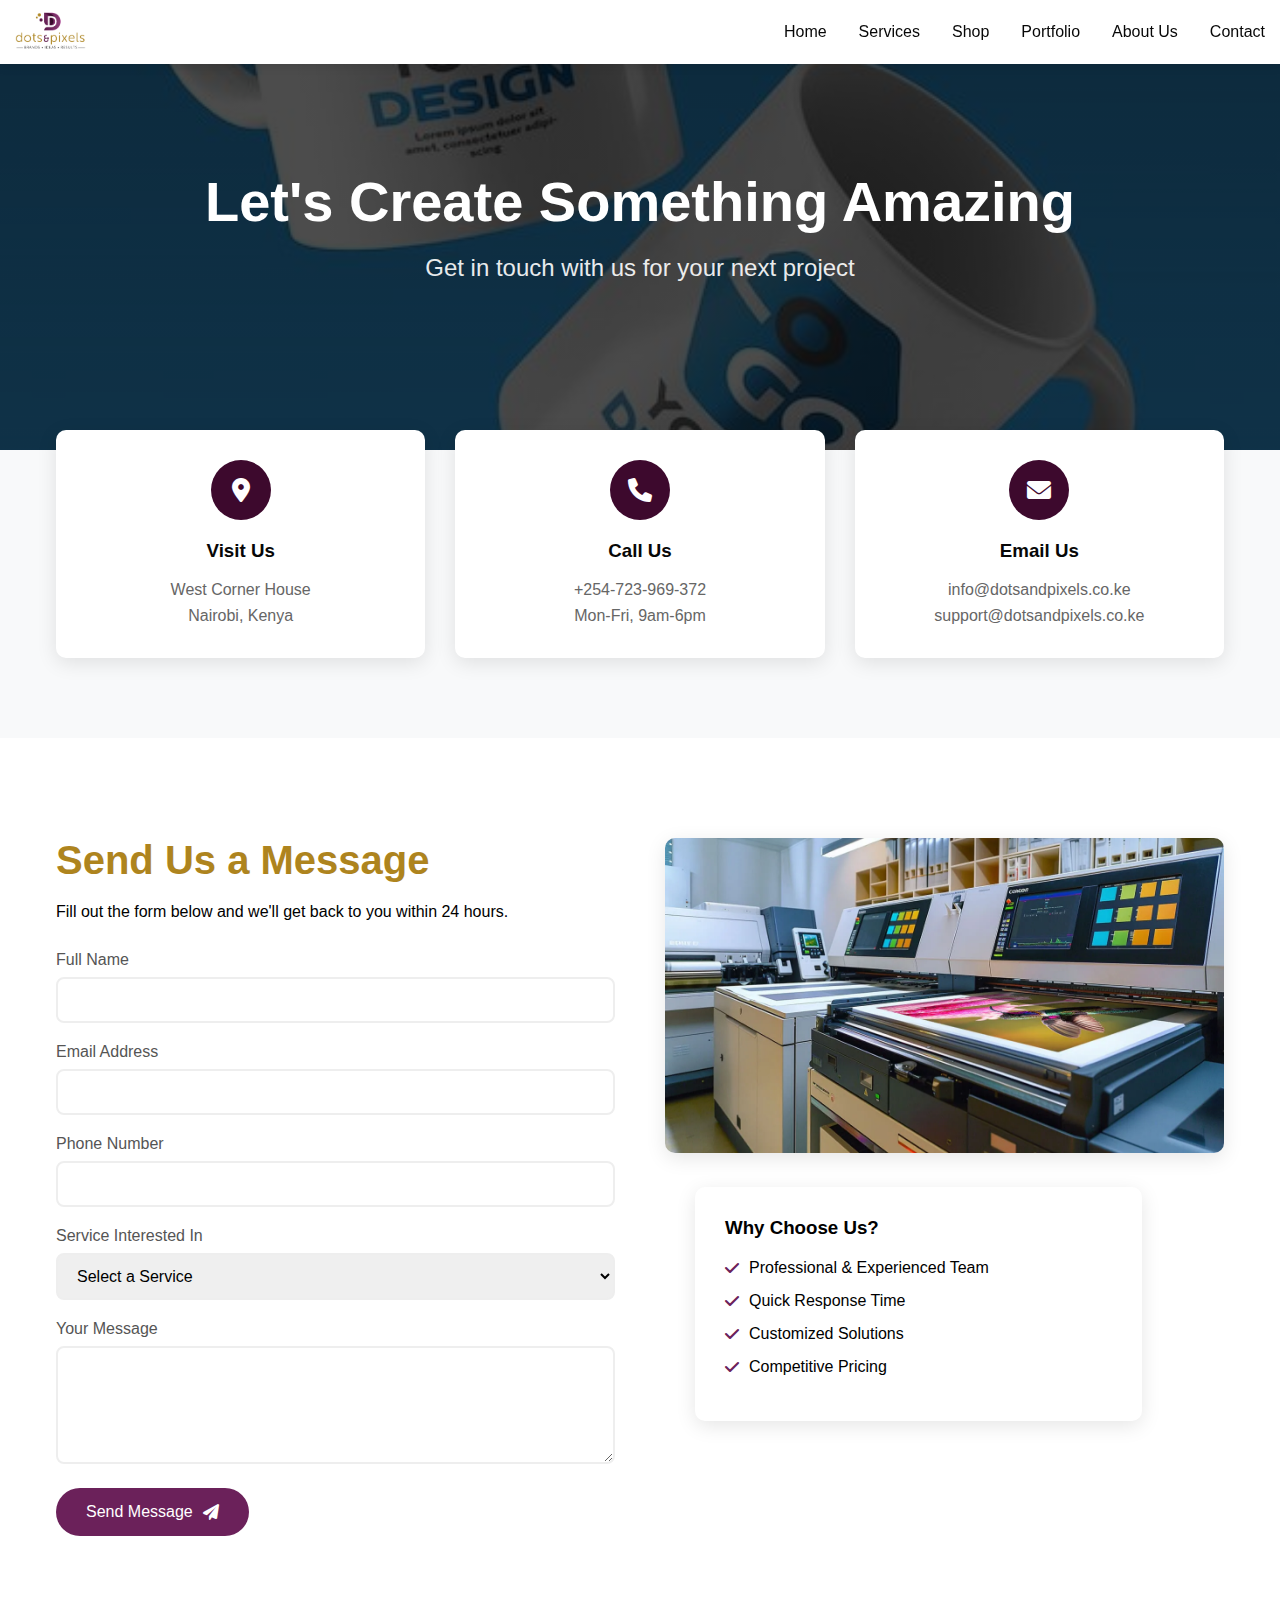
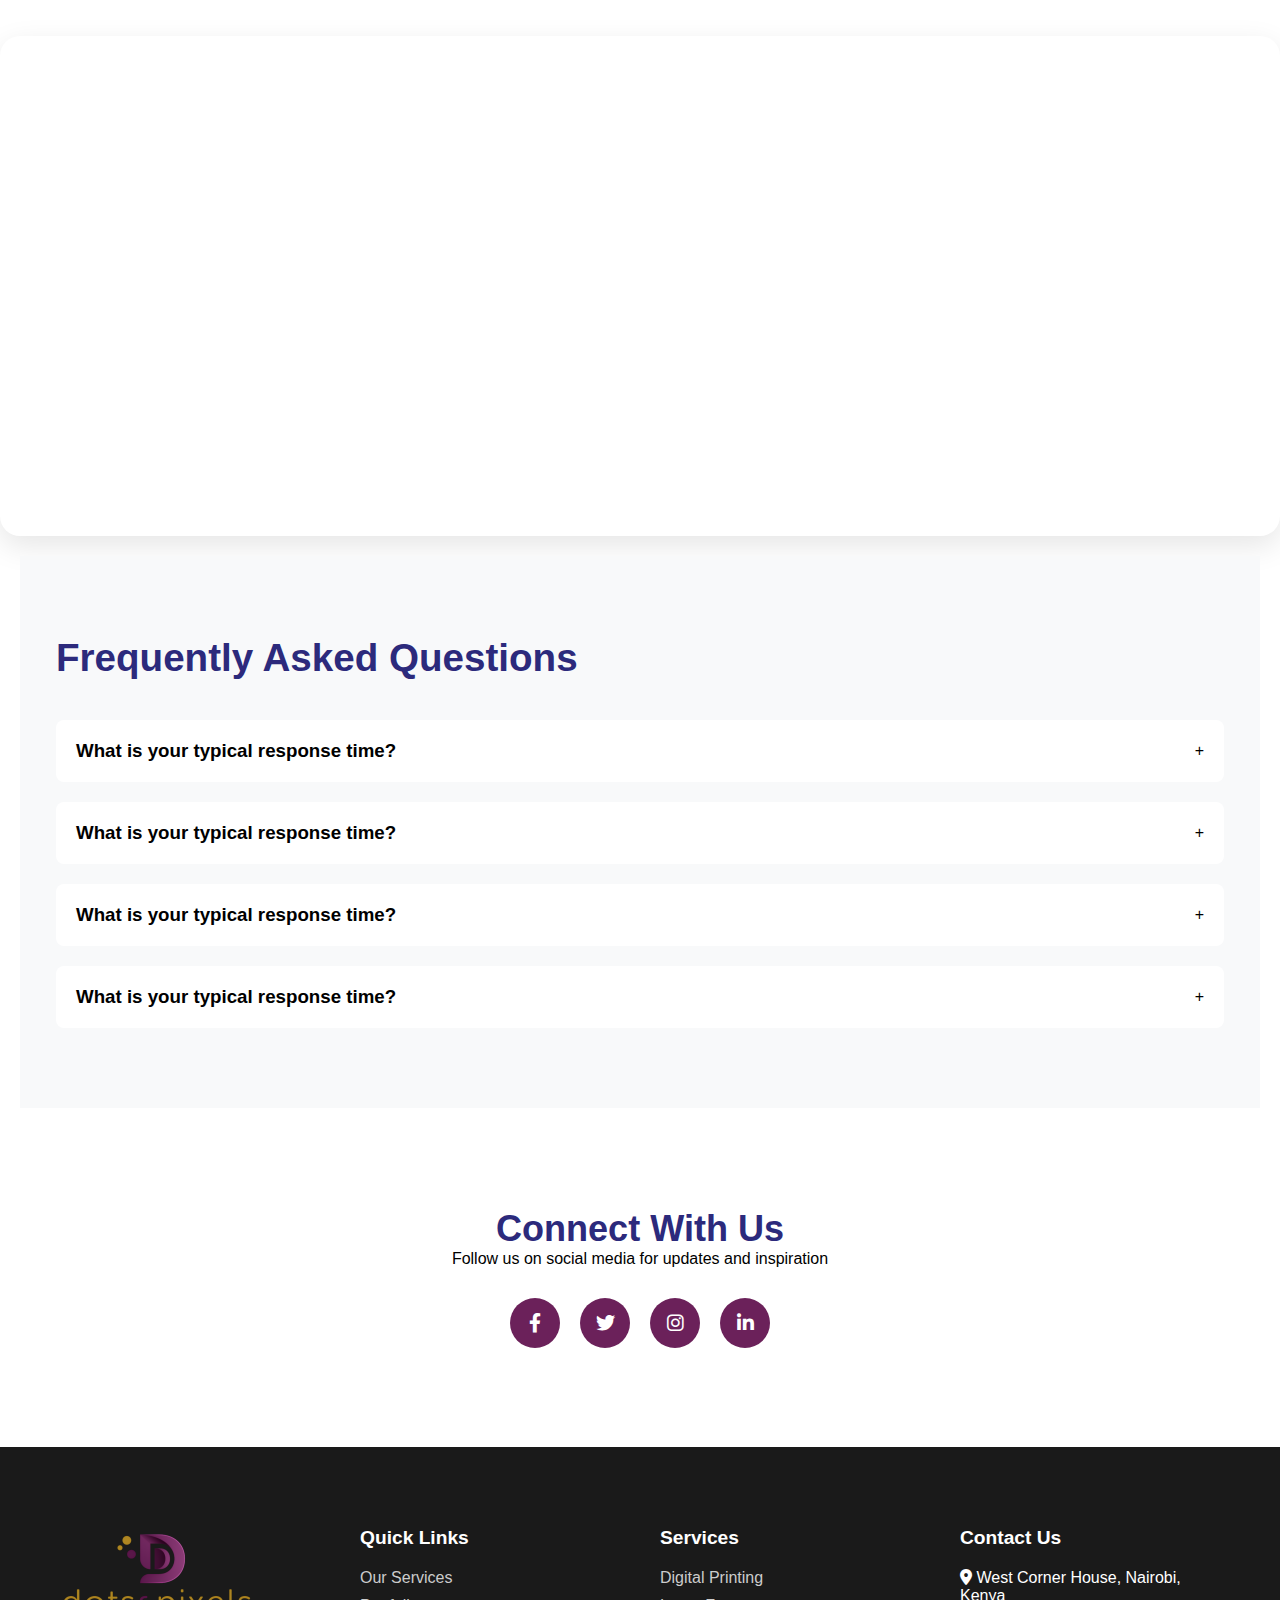
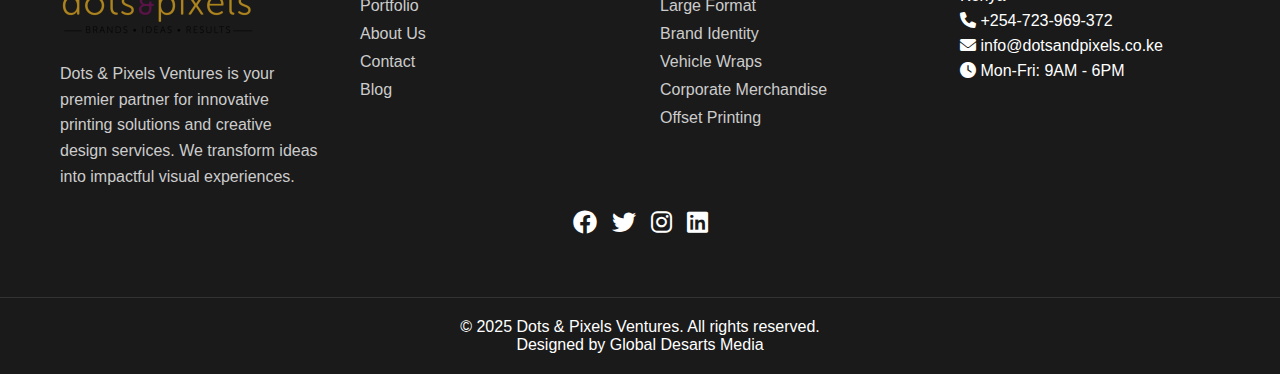
<file: contact.html>
<!DOCTYPE html>
<html lang="en">
<head>
    <meta charset="UTF-8">
    <meta name="viewport" content="width=device-width, initial-scale=1.0">
    <title>Contact Us - Dots & Pixels Ventures Agency</title>
    <link rel="stylesheet" href="styles.css">
    <link rel="stylesheet" href="./assets/css/contact_us.css">
    <link rel="stylesheet" href="https://cdnjs.cloudflare.com/ajax/libs/font-awesome/6.0.0/css/all.min.css">
</head>
<body><nav class="navbar">
            <div class="nav-container">
                <div class="logo">
                    <img src="assets/images/logos/DOTS-PIXELS-logo.png" alt="Dots & Pixels Logo">
                </div>
                
                <div class="nav-links">
                    <a href="./index.html" class="active">Home</a>
                    <a href="./services.html">Services</a>
                    <a href="./shop.html">Shop</a>
                    <a href="./portfolio.html">Portfolio</a>
                    <a href="./about.html">About Us</a>
                    <a href="./contact.html">Contact</a>
                </div>
    
           
                <div class="hamburger">
                    <span></span>
                    <span></span>
                    <span></span>
                </div>
            </div>
        </nav>
    <section class="contact-hero">
        <div class="contact-hero-content">
            <h1>Let's Create Something Amazing</h1>
            <p>Get in touch with us for your next project</p>
        </div>
    </section> <section class="contact-info">
        <div class="container">
            <div class="info-cards">
                <div class="info-card">
                    <div class="icon">
                        <i class="fas fa-map-marker-alt"></i>
                    </div>
                    <h3>Visit Us</h3>
                    <p>West Corner House</p>
                    <p>Nairobi, Kenya</p>
                </div>
                <div class="info-card">
                    <div class="icon">
                        <i class="fas fa-phone"></i>
                    </div>
                    <h3>Call Us</h3>
                    <p>+254-723-969-372</p>
                    <p>Mon-Fri, 9am-6pm</p>
                </div>
                <div class="info-card">
                    <div class="icon">
                        <i class="fas fa-envelope"></i>
                    </div>
                    <h3>Email Us</h3>
                    <p>info@dotsandpixels.co.ke</p>
                    <p>support@dotsandpixels.co.ke</p>
                </div>
            </div>
        </div>
    </section> <section class="contact-form-section">
        <div class="container">
            <div class="contact-grid">
                <div class="form-content">
                    <h2>Send Us a Message</h2>
                    <p>Fill out the form below and we'll get back to you within 24 hours.</p>
                    
                    <form id="contactForm" class="contact-form">
                        <div class="form-group">
                            <label for="name">Full Name</label>
                            <input type="text" id="name" name="name" required>
                        </div>
                        
                        <div class="form-group">
                            <label for="email">Email Address</label>
                            <input type="email" id="email" name="email" required>
                        </div>
                        
                        <div class="form-group">
                            <label for="phone">Phone Number</label>
                            <input type="tel" id="phone" name="phone" required>
                        </div>
                        
                        <div class="form-group">
                            <label for="service">Service Interested In</label>
                            <select id="service" name="service" required>
                                <option value="">Select a Service</option>
                                <option value="branding">Branding</option>
                                <option value="print">Print Design</option>
                                <option value="signage">Signage</option>
                                <option value="packaging">Packaging</option>
                            </select>
                        </div>
                        
                        <div class="form-group full-width">
                            <label for="message">Your Message</label>
                            <textarea id="message" name="message" rows="5" required></textarea>
                        </div>
                        
                        <button type="submit" class="submit-btn">
                            <span>Send Message</span>
                            <i class="fas fa-paper-plane"></i>
                        </button>
                    </form>
                </div>
                
                <div class="contact-image">
                    <img src="./assets/images/printing/printers/digital_printers.webp" alt="Contact Us">
                    <div class="contact-card">
                        <h3>Why Choose Us?</h3>
                        <ul class="benefits-list">
                            <li>
                                <i class="fas fa-check"></i>
                                <span>Professional & Experienced Team</span>
                            </li>
                            <li>
                                <i class="fas fa-check"></i>
                                <span>Quick Response Time</span>
                            </li>
                            <li>
                                <i class="fas fa-check"></i>
                                <span>Customized Solutions</span>
                            </li>
                            <li>
                                <i class="fas fa-check"></i>
                                <span>Competitive Pricing</span>
                            </li>
                        </ul>
                    </div>
                </div>
            </div>
        </div>
    </section>
    <section class="map-section">
        <div class="map-container">
            <iframe 
                src="https://www.google.com/maps/embed?pb=!1m14!1m8!1m3!1d15955.284710240232!2d36.818422!3d-1.280999!3m2!1i1024!2i768!4f13.1!3m3!1m2!1s0x182f10d36cefe581%3A0x91a026d5c4aade0e!2sWest%20Corner%20House!5e0!3m2!1sen!2ske!4v1738189207122!5m2!1sen!2ske"
                width="100%" 
                height="450" 
                style="border:0;" 
                allowfullscreen="" 
                loading="lazy">
            </iframe>
        </div>
    </section><section class="faq-section" style="margin: 1.2354rem;">
        <div class="container">
            <h2 style="color: #2c2a7c;font-size: 2.412rem;font-weight: 700;">Frequently Asked Questions</h2>
            <div class="faq-grid">
                <div class="faq-item">
                    <div class="faq-question">
                        <h3>What is your typical response time?</h3>
                        <span class="toggle-icon">+</span>
                    </div>
                    <div class="faq-answer">
                        <p>We typically respond to all inquiries within 24 hours during business days. For urgent matters, you can reach us directly via phone.</p>
                    </div>
                </div>


                <div class="faq-item">
                    <div class="faq-question">
                        <h3>What is your typical response time?</h3>
                        <span class="toggle-icon">+</span>
                    </div>
                    <div class="faq-answer">
                        <p>We typically respond to all inquiries within 24 hours during business days. For urgent matters, you can reach us directly via phone.</p>
                    </div>
                </div>



                <div class="faq-item">
                    <div class="faq-question">
                        <h3>What is your typical response time?</h3>
                        <span class="toggle-icon">+</span>
                    </div>
                    <div class="faq-answer">
                        <p>We typically respond to all inquiries within 24 hours during business days. For urgent matters, you can reach us directly via phone.</p>
                    </div>
                </div>


                <div class="faq-item">
                    <div class="faq-question">
                        <h3>What is your typical response time?</h3>
                        <span class="toggle-icon">+</span>
                    </div>
                    <div class="faq-answer">
                        <p>We typically respond to all inquiries within 24 hours during business days. For urgent matters, you can reach us directly via phone.</p>
                    </div>
                </div>
            </div>
        </div>
    </section> <section class="social-connect">
        <div class="container">
            <h2 style="color: #2c2a7c; font-size: 2.254rem; font-weight: 600;">Connect With Us</h2>
            <p>Follow us on social media for updates and inspiration</p>
            <div class="social-links">
                <a href="#" class="social-link">
                    <i class="fab fa-facebook-f"></i>
                </a>
                <a href="#" class="social-link">
                    <i class="fab fa-twitter"></i>
                </a>
                <a href="#" class="social-link">
                    <i class="fab fa-instagram"></i>
                </a>
                <a href="#" class="social-link">
                    <i class="fab fa-linkedin-in"></i>
                </a>
            </div>
        </div>
    </section>
 
    
    <footer class="footer">
        <div class="footer-container">
            <div class="footer-column">
                <div class="footer-logo">
                    <img src="assets/images/logos/DOTS-PIXELS-logo.png" alt="Dots & Pixels Logo">
                </div>
                <p class="company-description">
                    Dots & Pixels Ventures is your premier partner for innovative printing solutions and creative design services. We transform ideas into impactful visual experiences.
                </p>
                
            </div>

            <div class="footer-column">
                <h3>Quick Links</h3>
                <ul>
                    <li><a href="./services.html">Our Services</a></li>
                    <li><a href="./portfolio.html">Portfolio</a></li>
                    <li><a href="./about.html">About Us</a></li>
                    <li><a href="./contact.html">Contact</a></li>
                    <li><a href="#">Blog</a></li>
                </ul>
            </div>

            <div class="footer-column">
                <h3>Services</h3>
                <ul>
                    <li><a href="./services/digital-printing.html">Digital Printing</a></li>
                    <li><a href="./services/large-format.html">Large Format</a></li>
                    <li><a href="./services/brand-identity.html">Brand Identity</a></li>
                    <li><a href="./services/vehicle-wraps.html">Vehicle Wraps</a></li>
                    <li><a href="./services/corporate-merchandise.html">Corporate Merchandise</a></li>
                    <li><a href="./services/offset-printing.html">Offset Printing</a></li>
                </ul>
            </div>

            <div class="footer-column sdftyuio">
                <h3>Contact Us</h3>
                <div class=".contact-info_dfghjkldfuio74">
                    <p><i class="fas fa-map-marker-alt"></i> West Corner House, Nairobi, Kenya</p>
                    <p style="margin-top: 7px;"><i class="fas fa-phone"></i> +254-723-969-372</p>
                    <p style="margin-top: 7px;"><i class="fas fa-envelope"></i> info@dotsandpixels.co.ke</p>
                    <p style="margin-top: 7px;"><i class="fas fa-clock"></i> Mon-Fri: 9AM - 6PM</p>
                </div>
            </div>
        </div>



        <div class="footer_social-links">
            <a href="#"><i class="fab fa-facebook"></i></a>
            <a href="#"><i class="fab fa-twitter"></i></a>
            <a href="#"><i class="fab fa-instagram"></i></a>
            <a href="#"><i class="fab fa-linkedin"></i></a>
        </div>


        <div class="footer-bottom" style="margin-bottom: 0;">
            <p>&copy; 2025 Dots & Pixels Ventures. All rights reserved. <br/>Designed by Global Desarts Media</p>
        </div>
    </footer>

<script src="./assets/js/slider.js"></script>
<script src="./assets/js/contact.js"></script>
<script src="./assets/js/services.js"></script>
</body>
</html>
</file>
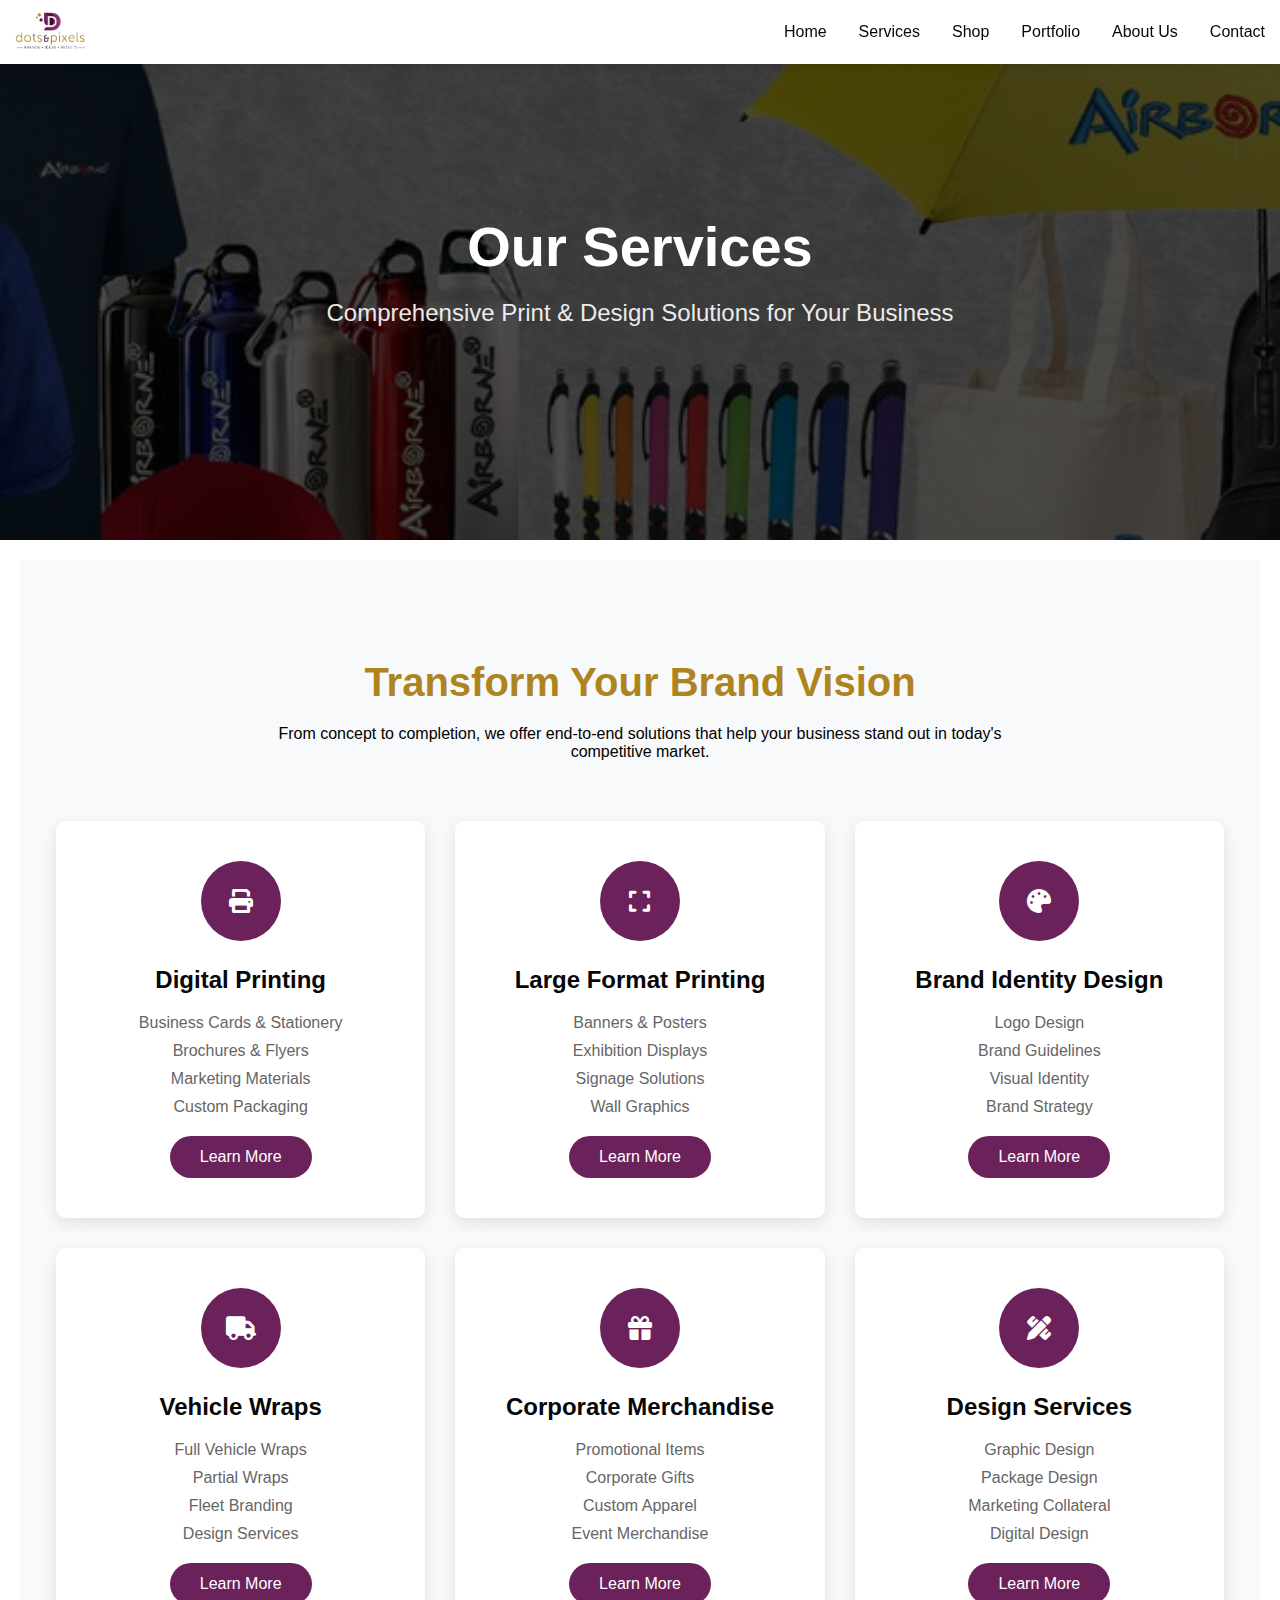
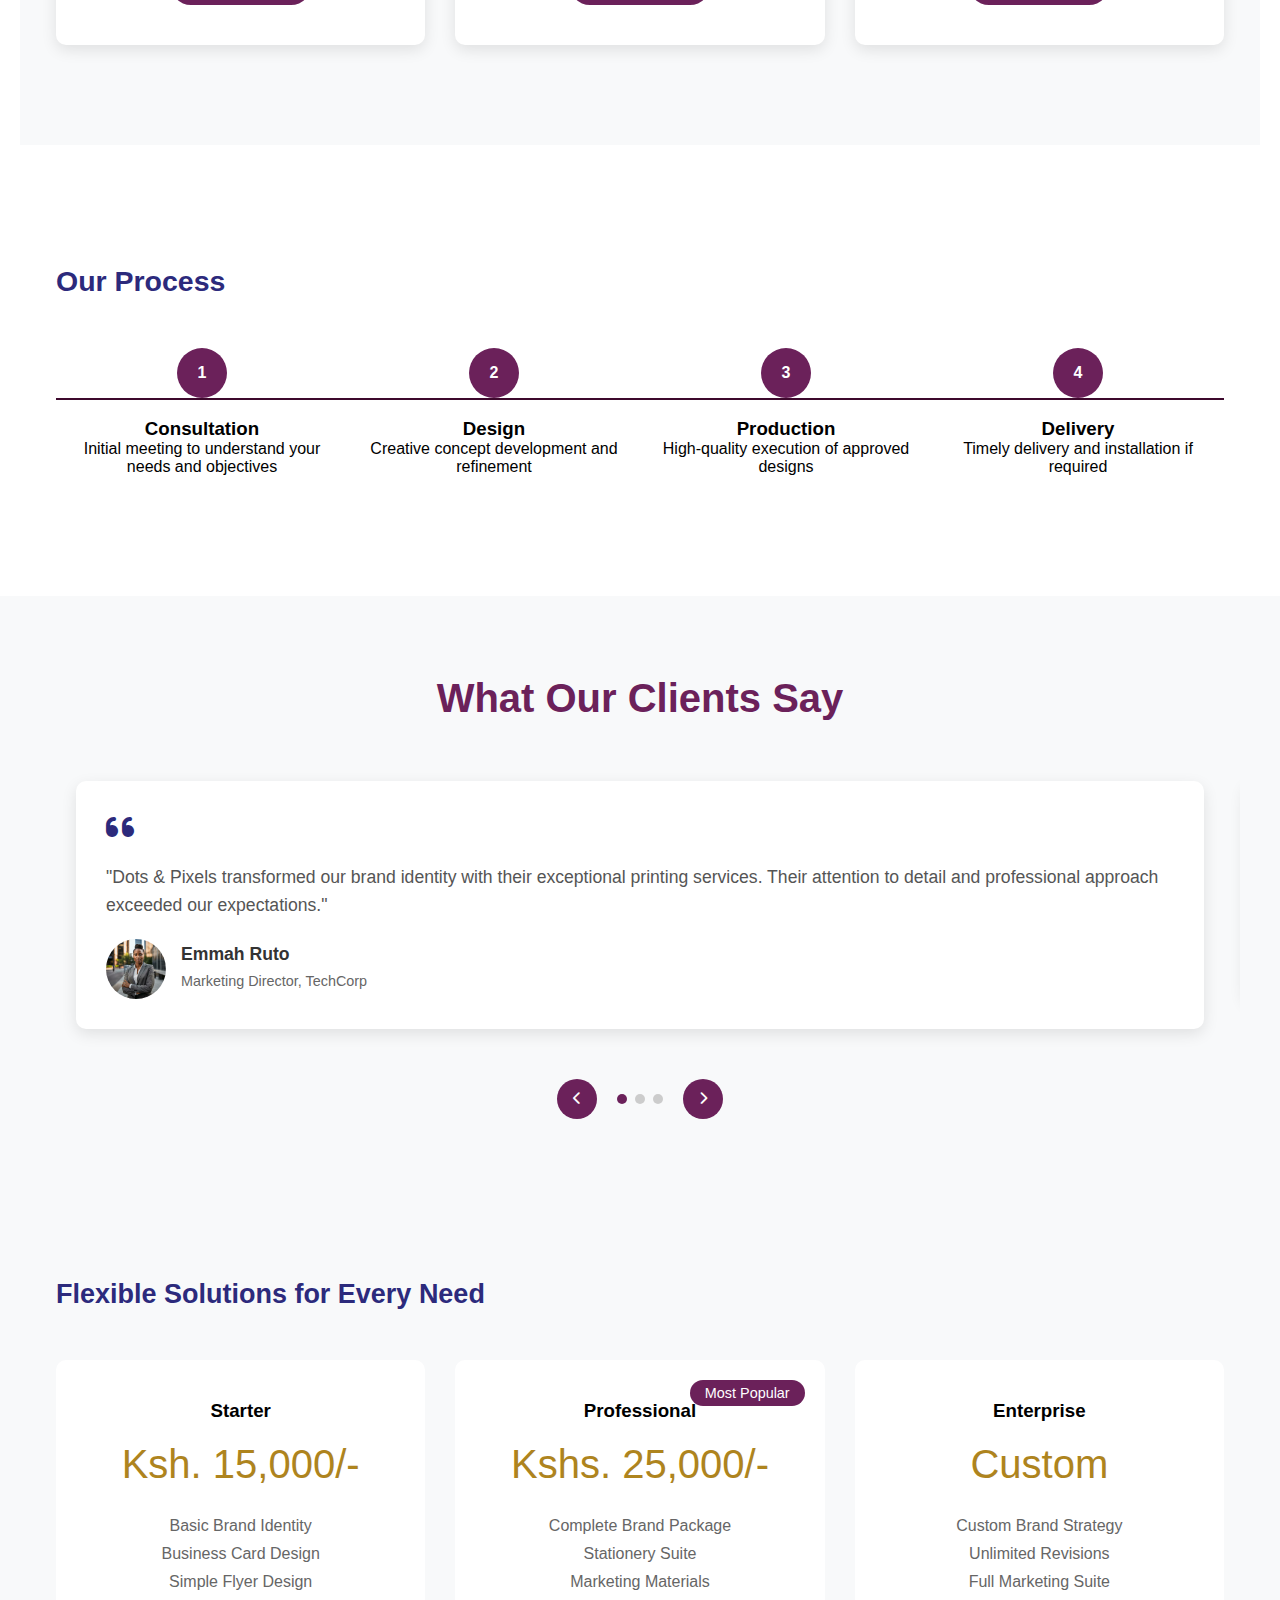
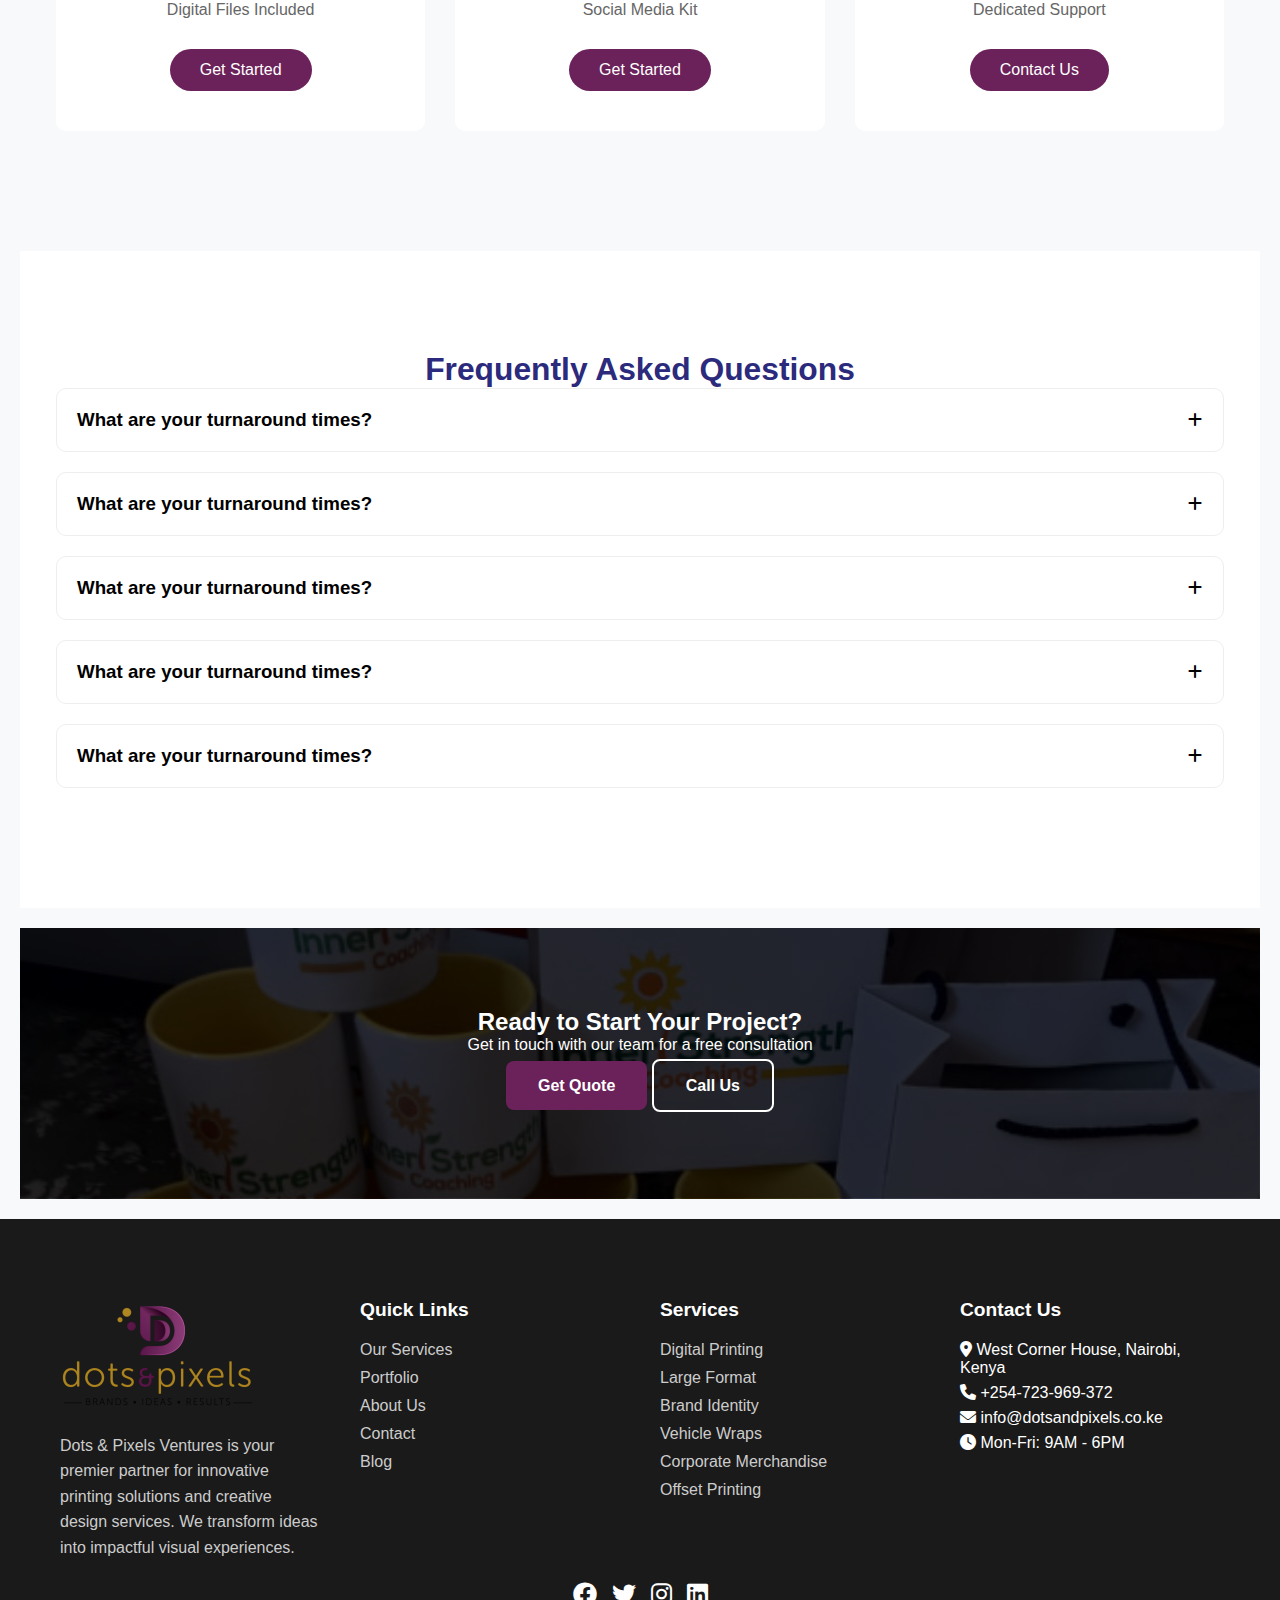
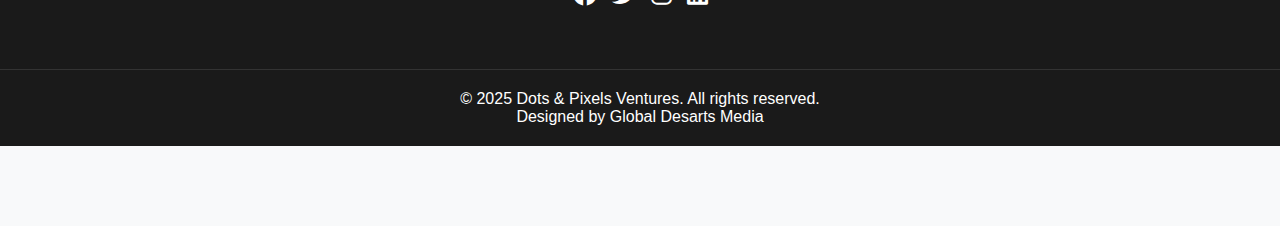
<file: services.html>
<!DOCTYPE html>
<html lang="en">
<head>
    <meta charset="UTF-8">
    <meta name="viewport" content="width=device-width, initial-scale=1.0">
    <title>Services - Dots & Pixels Ventures Agency</title>
    <link rel="stylesheet" href="styles.css">
    <link rel="stylesheet" href="./assets/css/services.css">
    <link rel="stylesheet" href="https://cdnjs.cloudflare.com/ajax/libs/font-awesome/6.0.0/css/all.min.css">
</head>
<body>
    <nav class="navbar">
        <div class="nav-container">
            <div class="logo">
                <img src="assets/images/logos/DOTS-PIXELS-logo.png" alt="Dots & Pixels Logo">
            </div>
            
            <div class="nav-links">
                <a href="./index.html">Home</a>
                <a href="./services.html" class="active">Services</a>
                <a href="./shop.html">Shop</a>
                <a href="./portfolio.html">Portfolio</a>
                <a href="./about.html">About Us</a>
                <a href="./contact.html">Contact</a>
            </div> 

            <div class="hamburger">
                <span></span>
                <span></span>
                <span></span>
            </div>
        </div>
    </nav><section class="services-hero">
        <div class="services-hero-content">
            <h1>Our Services</h1>
            <p>Comprehensive Print & Design Solutions for Your Business</p>
        </div>
    </section> <section class="services-overview">
        <div class="container">
            <div class="services-intro">
                <h2>Transform Your Brand Vision</h2>
                <p>From concept to completion, we offer end-to-end solutions that help your business stand out in today's competitive market.</p>
            </div>
            <div class="services-grid">
                <div class="service-card">
                    <div class="service-icon">
                        <i class="fas fa-print"></i>
                    </div>
                    <h3>Digital Printing</h3>
                    <ul class="service-features">
                        <li>Business Cards & Stationery</li>
                        <li>Brochures & Flyers</li>
                        <li>Marketing Materials</li>
                        <li>Custom Packaging</li>
                    </ul>
                    <a href="./services/digital-printing.html" class="btn-service">Learn More</a>
                </div>
                <div class="service-card">
                    <div class="service-icon">
                        <i class="fas fa-expand"></i>
                    </div>
                    <h3>Large Format Printing</h3>
                    <ul class="service-features">
                        <li>Banners & Posters</li>
                        <li>Exhibition Displays</li>
                        <li>Signage Solutions</li>
                        <li>Wall Graphics</li>
                    </ul>
                    <a href="./services/large-format.html" class="btn-service">Learn More</a>
                </div> <div class="service-card">
                    <div class="service-icon">
                        <i class="fas fa-palette"></i>
                    </div>
                    <h3>Brand Identity Design</h3>
                    <ul class="service-features">
                        <li>Logo Design</li>
                        <li>Brand Guidelines</li>
                        <li>Visual Identity</li>
                        <li>Brand Strategy</li>
                    </ul>
                    <a href="./services/brand-identity.html" class="btn-service">Learn More</a>
                </div> <div class="service-card">
                    <div class="service-icon">
                        <i class="fas fa-truck"></i>
                    </div>
                    <h3>Vehicle Wraps</h3>
                    <ul class="service-features">
                        <li>Full Vehicle Wraps</li>
                        <li>Partial Wraps</li>
                        <li>Fleet Branding</li>
                        <li>Design Services</li>
                    </ul>
                    <a href="./services/vehicle-wraps.html" class="btn-service">Learn More</a>
                </div>
                <div class="service-card">
                    <div class="service-icon">
                        <i class="fas fa-gift"></i>
                    </div>
                    <h3>Corporate Merchandise</h3>
                    <ul class="service-features">
                        <li>Promotional Items</li>
                        <li>Corporate Gifts</li>
                        <li>Custom Apparel</li>
                        <li>Event Merchandise</li>
                    </ul>
                    <a href="./services/corporate-merchandise.html" class="btn-service">Learn More</a>
                </div>
                <div class="service-card">
                    <div class="service-icon">
                        <i class="fas fa-pencil-ruler"></i>
                    </div>
                    <h3>Design Services</h3>
                    <ul class="service-features">
                        <li>Graphic Design</li>
                        <li>Package Design</li>
                        <li>Marketing Collateral</li>
                        <li>Digital Design</li>
                    </ul>
                    <a href="./services.html" class="btn-service">Learn More</a>
                </div>
            </div>
        </div>
    </section>
    <section class="process-section" style="margin: 1.2345rem;">
        <div class="container">
            <h2 style="font-size: 1.78rem; color: #2c2a7c;font-weight: 800;">Our Process</h2>
            <div class="process-timeline">
                <div class="process-step">
                    <div class="step-number">1</div>
                    <h3>Consultation</h3>
                    <p>Initial meeting to understand your needs and objectives</p>
                </div>
                <div class="process-step">
                    <div class="step-number">2</div>
                    <h3>Design</h3>
                    <p>Creative concept development and refinement</p>
                </div>
                <div class="process-step">
                    <div class="step-number">3</div>
                    <h3>Production</h3>
                    <p>High-quality execution of approved designs</p>
                </div>
                <div class="process-step">
                    <div class="step-number">4</div>
                    <h3>Delivery</h3>
                    <p>Timely delivery and installation if required</p>
                </div>
            </div>
        </div>
    </section>
    <section class="testimonials-brands">
        <div class="testimonials-section">
            <h2>What Our Clients Say</h2>
            <div class="testimonials-slider">
                <div class="testimonial-track">
                    <div class="testimonial-card">
                        <div class="testimonial-content">
                            <i class="fas fa-quote-left"></i>
                            <p>"Dots & Pixels transformed our brand identity with their exceptional printing services. Their attention to detail and professional approach exceeded our expectations."</p>
                            <div class="testimonial-author">
                                <img src="./assets/images/leadership/smart-african-woman.jpg" alt="Sarah Johnson">
                                <div class="author-info">
                                    <h4>Emmah Ruto</h4>
                                    <p>Marketing Director, TechCorp</p>
                                </div>
                            </div>
                        </div>
                    </div>
                    <div class="testimonial-card">
                        <div class="testimonial-content">
                            <i class="fas fa-quote-left"></i>
                            <p>"The team's creativity and commitment to quality have made them our go-to partner for all printing needs. Highly recommended!"</p>
                            <div class="testimonial-author">
                                <img src="./assets/images/leadership/Young-black-businessman-outdoor.jpg" alt="Michael Chen">
                                <div class="author-info">
                                    <h4>Michael Kihara</h4>
                                    <p>CEO, Innovation Labs</p>
                                </div>
                            </div>
                        </div>
                    </div>
                    <div class="testimonial-card">
                        <div class="testimonial-content">
                            <i class="fas fa-quote-left"></i>
                            <p>"Outstanding service! Their vehicle wrapping expertise helped us create a fleet that truly stands out on the streets."</p>
                            <div class="testimonial-author">
                                <img src="./assets/images/leadership/stock-photo-black-businessman.jpg" alt="Emma Rodriguez">
                                <div class="author-info">
                                    <h4>Anelka Parseiya</h4>
                                    <p>Operations Manager, Swift Delivery</p>
                                </div>
                            </div>
                        </div>
                    </div>
                </div>
                <div class="slider-controls">
                    <button class="prev-btn"><i class="fas fa-chevron-left"></i></button>
                    <div class="slider-dots"></div>
                    <button class="next-btn"><i class="fas fa-chevron-right"></i></button>
                </div>
            </div>
        </div>
    <section class="pricing-plans" style="margin: 1.254rem;">
        <div class="container">
            <h2 style="color: #2c2a7c; font-weight: 700;font-size: 1.687rem;">Flexible Solutions for Every Need</h2>
            <div class="plans-grid">
                <div class="plan-card starter">
                    <h3>Starter</h3>
                    <div class="priceerty238765">Ksh. 15,000/-</div>
                    <ul class="plan-features">
                        <li>Basic Brand Identity</li>
                        <li>Business Card Design</li>
                        <li>Simple Flyer Design</li>
                        <li>Digital Files Included</li>
                    </ul>
                    <a href="#" class="btn-service">Get Started</a>
                </div>

                <div class="plan-card professional">
                    <div class="popular-tag">Most Popular</div>
                    <h3>Professional</h3>
                    <div class="priceerty238765">Kshs. 25,000/-</div>
                    <ul class="plan-features">
                        <li>Complete Brand Package</li>
                        <li>Stationery Suite</li>
                        <li>Marketing Materials</li>
                        <li>Social Media Kit</li>
                    </ul>
                    <a href="#" class="btn-service">Get Started</a>
                </div>

                <div class="plan-card enterprise">
                    <h3>Enterprise</h3>
                    <div class="priceerty238765">Custom</div>
                    <ul class="plan-features">
                        <li>Custom Brand Strategy</li>
                        <li>Unlimited Revisions</li>
                        <li>Full Marketing Suite</li>
                        <li>Dedicated Support</li>
                    </ul>
                    <a href="#" class="btn-service">Contact Us</a>
                </div>
            </div>
        </div>
    </section>
    <section class="faq-section" style="margin: 1.2547rem;">
        <div class="container">
            <h2 style="text-align: center;font-weight: 800;font-size: 1.987rem;color: #2c2a7c;">Frequently Asked Questions</h2>
            <div class="faq-grid">
                <div class="faq-item">
                    <div class="faq-question">
                        <h3>What are your turnaround times?</h3>
                        <i class="fas fa-plus"></i>
                    </div>
                    <div class="faq-answer">
                        <p>Our standard turnaround time is 5-7 business days, depending on the project scope. Rush services are available for an additional fee.</p>
                    </div>
                </div>


                <div class="faq-item">
                    <div class="faq-question">
                        <h3>What are your turnaround times?</h3>
                        <i class="fas fa-plus"></i>
                    </div>
                    <div class="faq-answer">
                        <p>Our standard turnaround time is 5-7 business days, depending on the project scope. Rush services are available for an additional fee.</p>
                    </div>
                </div>



                <div class="faq-item">
                    <div class="faq-question">
                        <h3>What are your turnaround times?</h3>
                        <i class="fas fa-plus"></i>
                    </div>
                    <div class="faq-answer">
                        <p>Our standard turnaround time is 5-7 business days, depending on the project scope. Rush services are available for an additional fee.</p>
                    </div>
                </div>


                <div class="faq-item">
                    <div class="faq-question">
                        <h3>What are your turnaround times?</h3>
                        <i class="fas fa-plus"></i>
                    </div>
                    <div class="faq-answer">
                        <p>Our standard turnaround time is 5-7 business days, depending on the project scope. Rush services are available for an additional fee.</p>
                    </div>
                </div>


                <div class="faq-item">
                    <div class="faq-question">
                        <h3>What are your turnaround times?</h3>
                        <i class="fas fa-plus"></i>
                    </div>
                    <div class="faq-answer">
                        <p>Our standard turnaround time is 5-7 business days, depending on the project scope. Rush services are available for an additional fee.</p>
                    </div>
                </div>
            </div>
        </div>
    </section>
    <section class="services-cta" style="margin: 1.2548rem;">
        <div class="container">
            <div class="cta-content">
                <h2>Ready to Start Your Project?</h2>
                <p>Get in touch with our team for a free consultation</p>
                <div class="cta-buttons" style="margin: 2%;">
                    <a href="mailto:nduguyacollins@gmail.com" class="btn primary">Get Quote</a>
                    <a href="tel:0741230513" class="btn secondary">Call Us</a>
                </div>
            </div>
        </div>
    </section>

    <footer class="footer">
        <div class="footer-container">
            <div class="footer-column">
                <div class="footer-logo">
                    <img src="assets/images/logos/DOTS-PIXELS-logo.png" alt="Dots & Pixels Logo">
                </div>
                <p class="company-description">
                    Dots & Pixels Ventures is your premier partner for innovative printing solutions and creative design services. We transform ideas into impactful visual experiences.
                </p>
                
            </div>

            <div class="footer-column">
                <h3>Quick Links</h3>
                <ul>
                    <li><a href="./services.html">Our Services</a></li>
                    <li><a href="./portfolio.html">Portfolio</a></li>
                    <li><a href="./about.html">About Us</a></li>
                    <li><a href="./contact.html">Contact</a></li>
                    <li><a href="#">Blog</a></li>
                </ul>
            </div>

            <div class="footer-column">
                <h3>Services</h3>
                <ul>
                    <li><a href="./services/digital-printing.html">Digital Printing</a></li>
                    <li><a href="./services/large-format.html">Large Format</a></li>
                    <li><a href="./services/brand-identity.html">Brand Identity</a></li>
                    <li><a href="./services/vehicle-wraps.html">Vehicle Wraps</a></li>
                    <li><a href="./services/corporate-merchandise.html">Corporate Merchandise</a></li>
                    <li><a href="./services/offset-printing.html">Offset Printing</a></li>
                </ul>
            </div>

            <div class="footer-column sdftyuio">
                <h3>Contact Us</h3>
                <div class=".contact-info_dfghjkldfuio74">
                    <p><i class="fas fa-map-marker-alt"></i> West Corner House, Nairobi, Kenya</p>
                    <p style="margin-top: 7px;"><i class="fas fa-phone"></i> +254-723-969-372</p>
                    <p style="margin-top: 7px;"><i class="fas fa-envelope"></i> info@dotsandpixels.co.ke</p>
                    <p style="margin-top: 7px;"><i class="fas fa-clock"></i> Mon-Fri: 9AM - 6PM</p>
                </div>
            </div>
        </div>



        <div class="footer_social-links">
            <a href="#"><i class="fab fa-facebook"></i></a>
            <a href="#"><i class="fab fa-twitter"></i></a>
            <a href="#"><i class="fab fa-instagram"></i></a>
            <a href="#"><i class="fab fa-linkedin"></i></a>
        </div>


        <div class="footer-bottom" style="margin-bottom: 0;">
            <p>&copy; 2025 Dots & Pixels Ventures. All rights reserved. <br/>Designed by Global Desarts Media</p>
        </div>
    </footer>
<script src="./assets/js/slider.js"></script>
<script src="./assets/js/shop.js"></script>
<script src="./assets/js/services.js"></script>

</body>
</html>
</file>
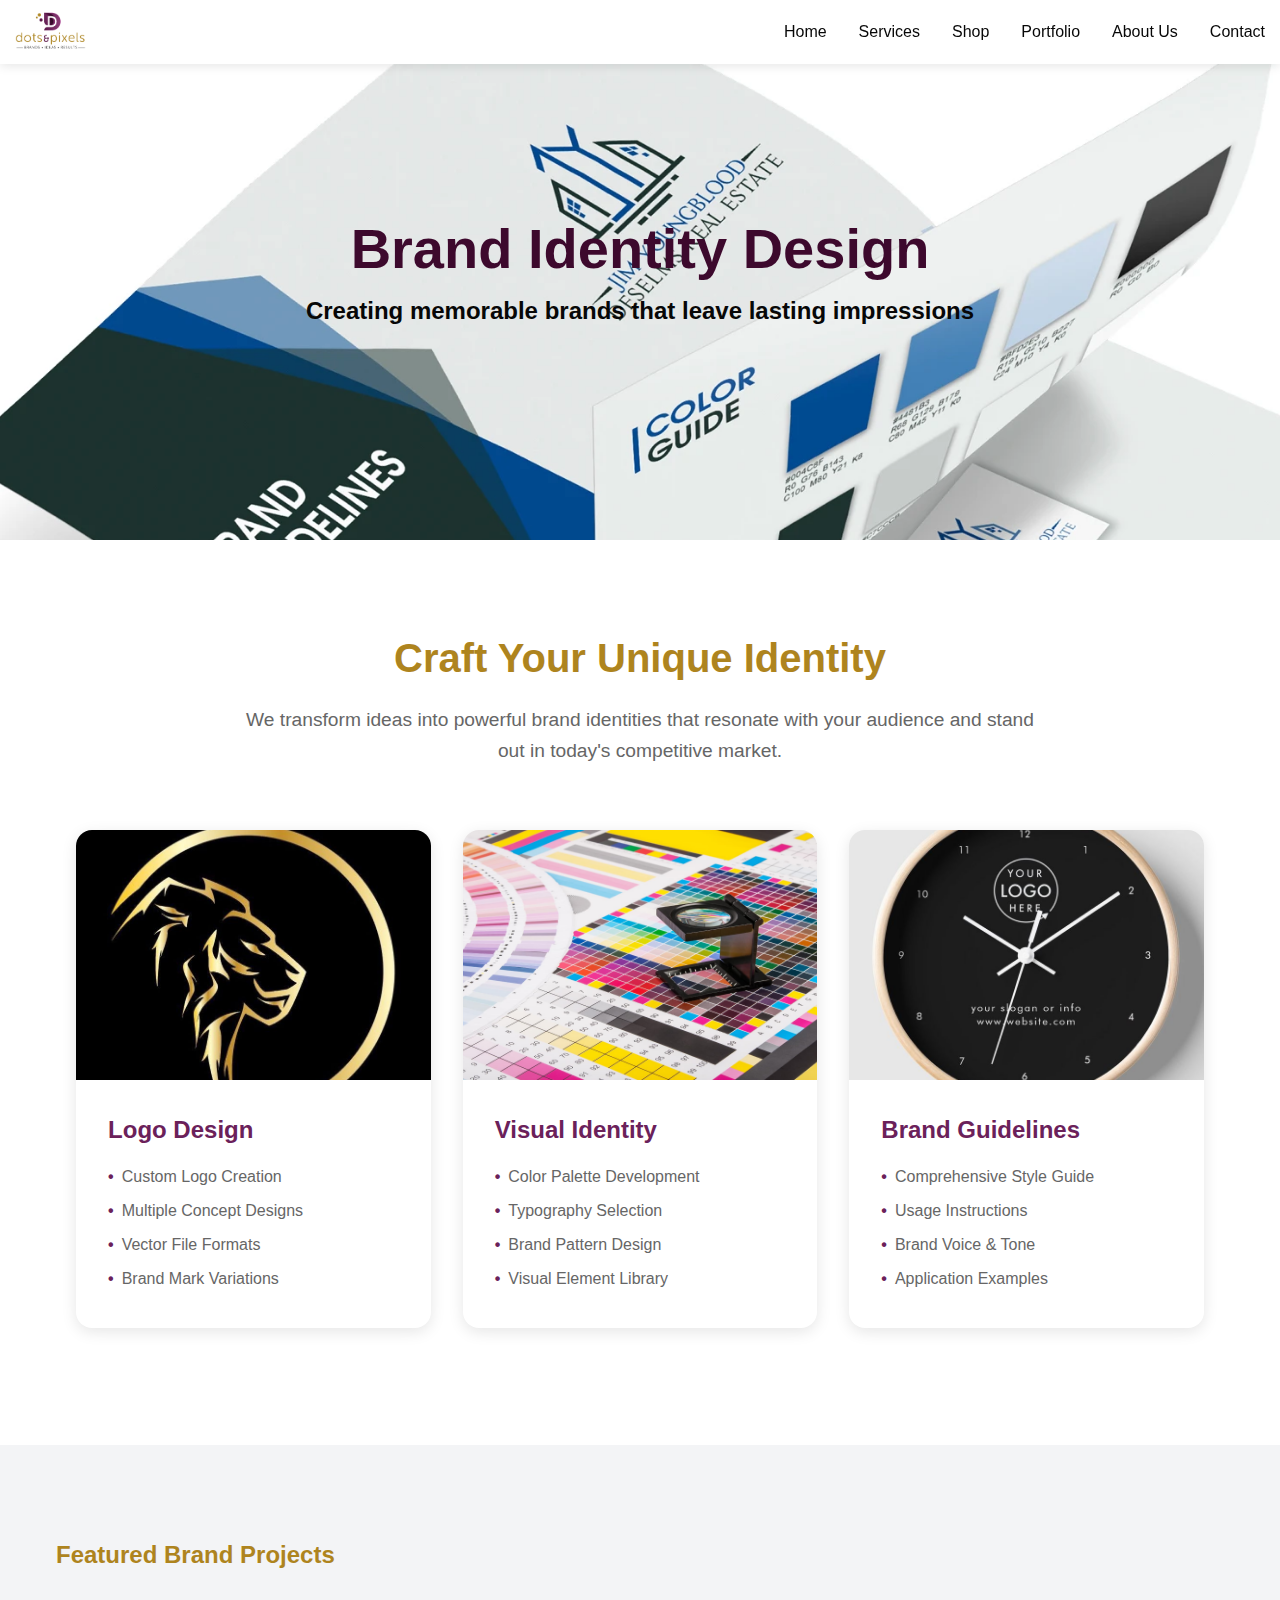
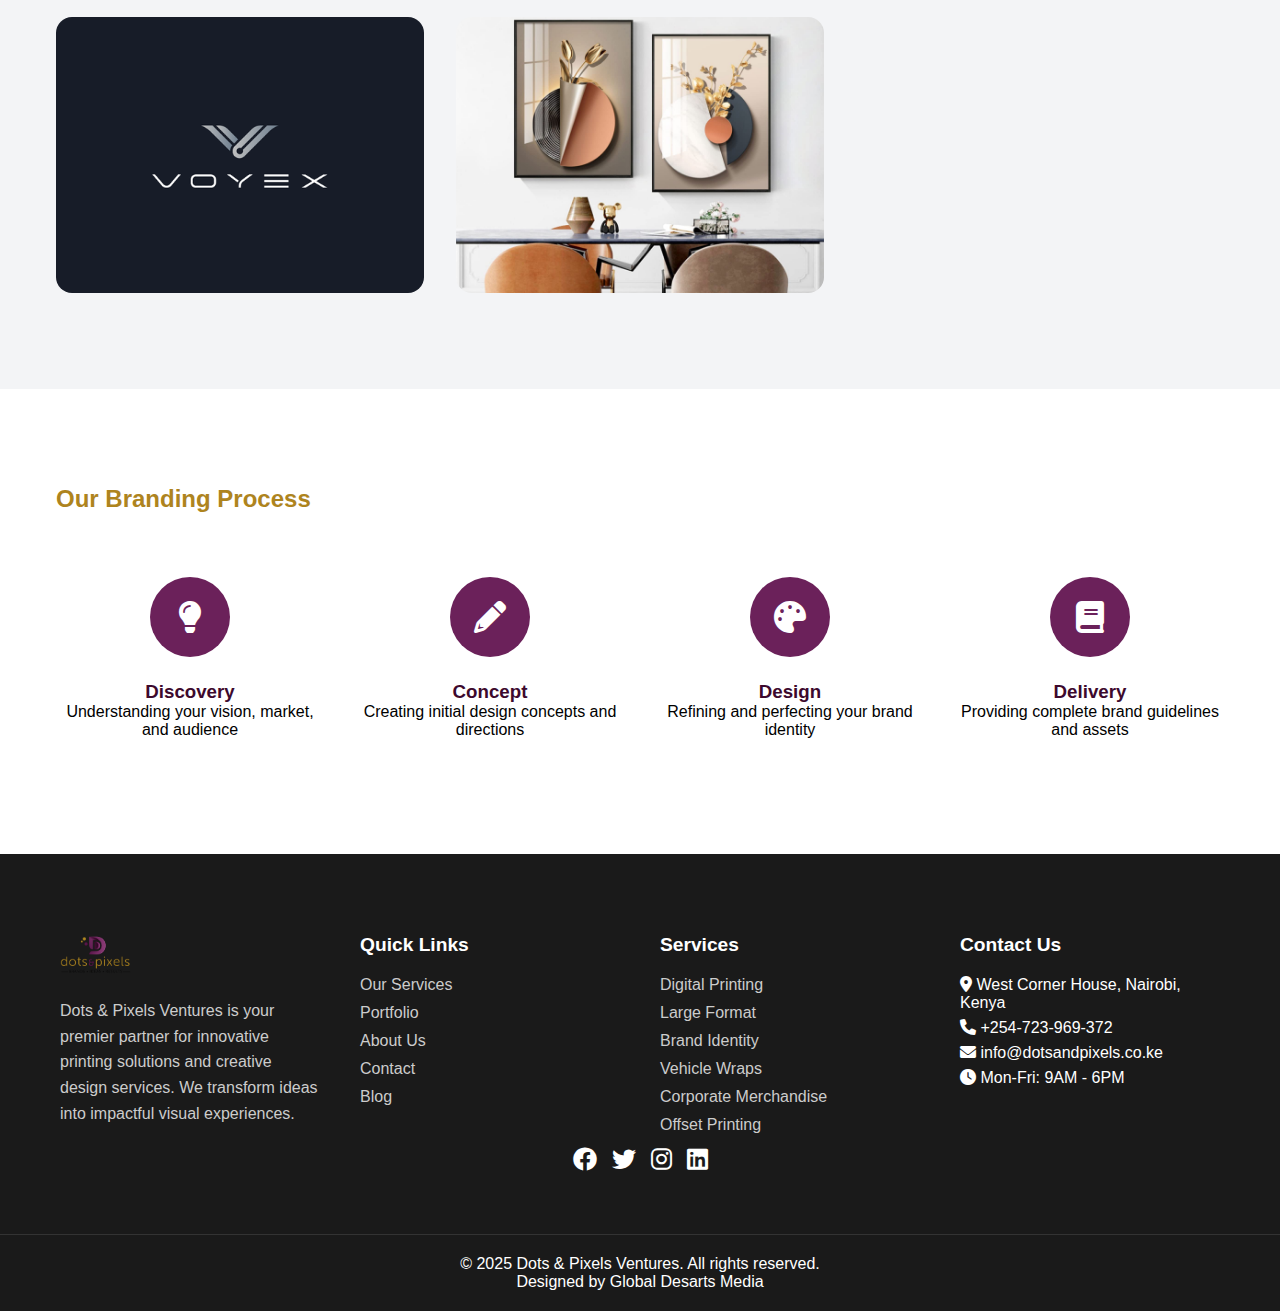
<file: services/brand-identity.html>
<!DOCTYPE html>
<html lang="en">
<head>
    <meta charset="UTF-8">
    <meta name="viewport" content="width=device-width, initial-scale=1.0">
    <title>Brand Identity Design - Dots & Pixels</title>
    <link rel="stylesheet" href="../styles.css">
    <link rel="stylesheet" href="../services/services.css">
    <link rel="stylesheet" href="https://cdnjs.cloudflare.com/ajax/libs/font-awesome/6.0.0/css/all.min.css">
</head>
<body>
    <nav class="navbar">
        <div class="nav-container">
            <div class="logo">
                <img src="../assets/images/logos/DOTS-PIXELS-logo.png" alt="Dots & Pixels Logo">
            </div>
            
            <div class="nav-links">
                <a href="../index.html" class="active">Home</a>
                <a href="../services.html">Services</a>
                <a href="../shop.html">Shop</a>
                <a href="../portfolio.html">Portfolio</a>
                <a href="../about.html">About Us</a>
                <a href="../contact.html">Contact</a>
            </div>
    
            
    
            <div class="hamburger">
                <span></span>
                <span></span>
                <span></span>
            </div>
        </div>
    </nav>
    <section class="service-hero brand-hero" style="background: url(../assets/images/Branding/banner/brand-identity-design.jpg);background-position: center; background-size: cover; background-repeat: no-repeat;background-attachment:fixed;">
        <div class="service-hero-content">
            <h1 style="color: rgb(61, 9, 45)">Brand Identity Design</h1>
            <p style="color: rgb(7, 7, 7); font-weight: 600;">Creating memorable brands that leave lasting impressions</p>
        </div>
    </section>
    <section class="brand-services">
        <div class="container">
            <div class="brand-intro">
                <h2>Craft Your Unique Identity</h2>
                <p>We transform ideas into powerful brand identities that resonate with your audience and stand out in today's competitive market.</p>
            </div>

            <div class="services-grid" style="margin: 1.254rem;">
                <div class="brand-service-card">
                    <img src="../assets/images/logos/logo_four.jpg" 
                         alt="Logo Design Process"
                         loading="lazy">
                    <div class="service-content">
                        <h3>Logo Design</h3>
                        <ul>
                            <li>Custom Logo Creation</li>
                            <li>Multiple Concept Designs</li>
                            <li>Vector File Formats</li>
                            <li>Brand Mark Variations</li>
                        </ul>
                    </div>
                </div>

                <div class="brand-service-card">
                    <img src="../assets/images/printing/printers/dont_worry_if_you_color_blind.jpg" 
                         alt="Visual Identity System"
                         loading="lazy">
                    <div class="service-content">
                        <h3>Visual Identity</h3>
                        <ul>
                            <li>Color Palette Development</li>
                            <li>Typography Selection</li>
                            <li>Brand Pattern Design</li>
                            <li>Visual Element Library</li>
                        </ul>
                    </div>
                </div>

                <div class="brand-service-card">
                    <img src="../assets/images/Branding/clocks/cl_3.jpg" 
                         alt="Brand Guidelines"
                         loading="lazy">
                    <div class="service-content">
                        <h3>Brand Guidelines</h3>
                        <ul>
                            <li>Comprehensive Style Guide</li>
                            <li>Usage Instructions</li>
                            <li>Brand Voice & Tone</li>
                            <li>Application Examples</li>
                        </ul>
                    </div>
                </div>
            </div>
        </div>
    </section>
    <section class="brand-portfolio">
        <div class="container">
            <h2 style="color: #ae841e; font-weight: 700;">Featured Brand Projects</h2>
            <div class="portfolio-grid">
                <div class="portfolio-item">
                    <img src="../assets/images/Branding/banner/voyex_brand_project.png" 
                         alt="Brand Project 1"
                         loading="lazy">
                    <div class="portfolio-overlay">
                        <h3>Modern Branding</h3>
                        <p>Complete brand identity system</p>
                    </div>
                </div>

                <div class="portfolio-item">
                    <img src="../assets/images/Branding/banner/luxury_wall_art.jpg" 
                         alt="Brand Project 2"
                         loading="lazy">
                    <div class="portfolio-overlay">
                        <h3>Luxury Restaurant Chain</h3>
                        <p>Brand refresh and guidelines</p>
                    </div>
                </div>
            </div>
        </div>
    </section>
    <section class="brand-process">
        <div class="container">
            <h2 style="color: #ae841e; font-weight: 700;">Our Branding Process</h2>
            <div class="process-timeline">
                <div class="process-step">
                    <div class="step-icon">
                        <i class="fas fa-lightbulb"></i>
                    </div>
                    <h3 style="color: rgb(61, 9, 45);">Discovery</h3>
                    <p>Understanding your vision, market, and audience</p>
                </div>

                <div class="process-step">
                    <div class="step-icon">
                        <i class="fas fa-pencil-alt"></i>
                    </div>
                    <h3 style="color: rgb(61, 9, 45);">Concept</h3>
                    <p>Creating initial design concepts and directions</p>
                </div>

                <div class="process-step">
                    <div class="step-icon">
                        <i class="fas fa-palette"></i>
                    </div>
                    <h3 style="color: rgb(61, 9, 45);">Design</h3>
                    <p>Refining and perfecting your brand identity</p>
                </div>

                <div class="process-step">
                    <div class="step-icon">
                        <i class="fas fa-book"></i>
                    </div>
                    <h3 style="color: rgb(61, 9, 45);">Delivery</h3>
                    <p>Providing complete brand guidelines and assets</p>
                </div>
            </div>
        </div>
    </section>



    <footer class="footer">
        <div class="footer-container">
            <div class="footer-column">
                <div class="logo">
                    <img src="../assets/images/logos/DOTS-PIXELS-logo.png" alt="Dots & Pixels Logo">
                </div>
                <p class="company-description">
                    Dots & Pixels Ventures is your premier partner for innovative printing solutions and creative design services. We transform ideas into impactful visual experiences.
                </p>
                
            </div>

            <div class="footer-column">
                <h3>Quick Links</h3>
                <ul>
                    <li><a href="../services.html">Our Services</a></li>
                    <li><a href="../portfolio.html">Portfolio</a></li>
                    <li><a href="../about.html">About Us</a></li>
                    <li><a href="../contact.html">Contact</a></li>
                    <li><a href="#">Blog</a></li>
                </ul>
            </div>

            <div class="footer-column">
                <h3>Services</h3>
                 <ul>
                    <li><a href="../services/digital-printing.html">Digital Printing</a></li>
                    <li><a href="../services/large-format.html">Large Format</a></li>
                    <li><a href="../services/brand-identity.html">Brand Identity</a></li>
                    <li><a href="../services/vehicle-wraps.html">Vehicle Wraps</a></li>
                    <li><a href="../services/corporate-merchandise.html">Corporate Merchandise</a></li>
                    <li><a href="../services/offset-printing.html">Offset Printing</a></li>
                </ul>
            </div>

            <div class="footer-column sdftyuio">
                <h3>Contact Us</h3>
                <div class=".contact-info_dfghjkldfuio74">
                    <p><i class="fas fa-map-marker-alt"></i> West Corner House, Nairobi, Kenya</p>
                    <p style="margin-top: 7px;"><i class="fas fa-phone"></i> +254-723-969-372</p>
                    <p style="margin-top: 7px;"><i class="fas fa-envelope"></i> info@dotsandpixels.co.ke</p>
                    <p style="margin-top: 7px;"><i class="fas fa-clock"></i> Mon-Fri: 9AM - 6PM</p>
                </div>
            </div>
        </div>



        <div class="footer_social-links">
            <a href="#"><i class="fab fa-facebook"></i></a>
            <a href="#"><i class="fab fa-twitter"></i></a>
            <a href="#"><i class="fab fa-instagram"></i></a>
            <a href="#"><i class="fab fa-linkedin"></i></a>
        </div>


        <div class="footer-bottom" style="margin-bottom: 0;">
            <p>&copy; 2025 Dots & Pixels Ventures. All rights reserved.<br/> Designed by Global Desarts Media</p>
        </div>
    </footer>

<script src="../assets/js/services.js"></script>


</body>
</html>
</file>
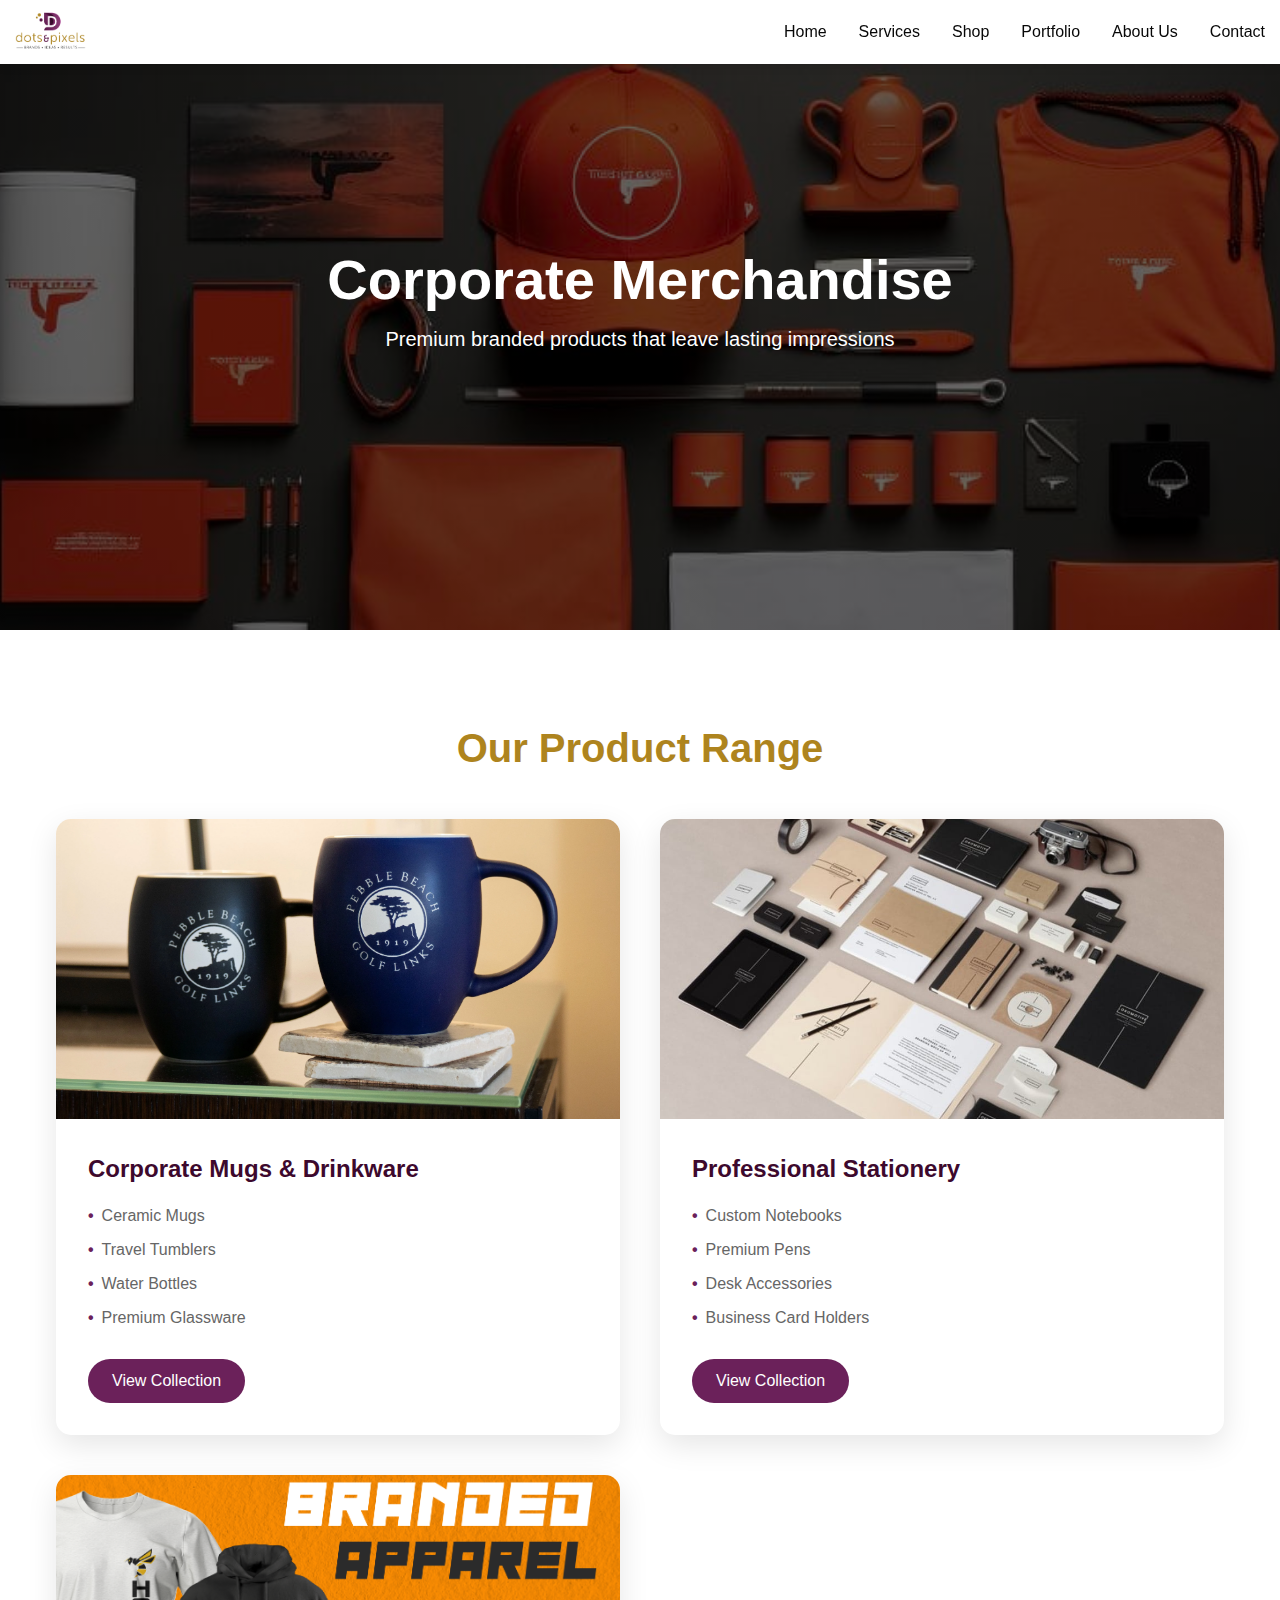
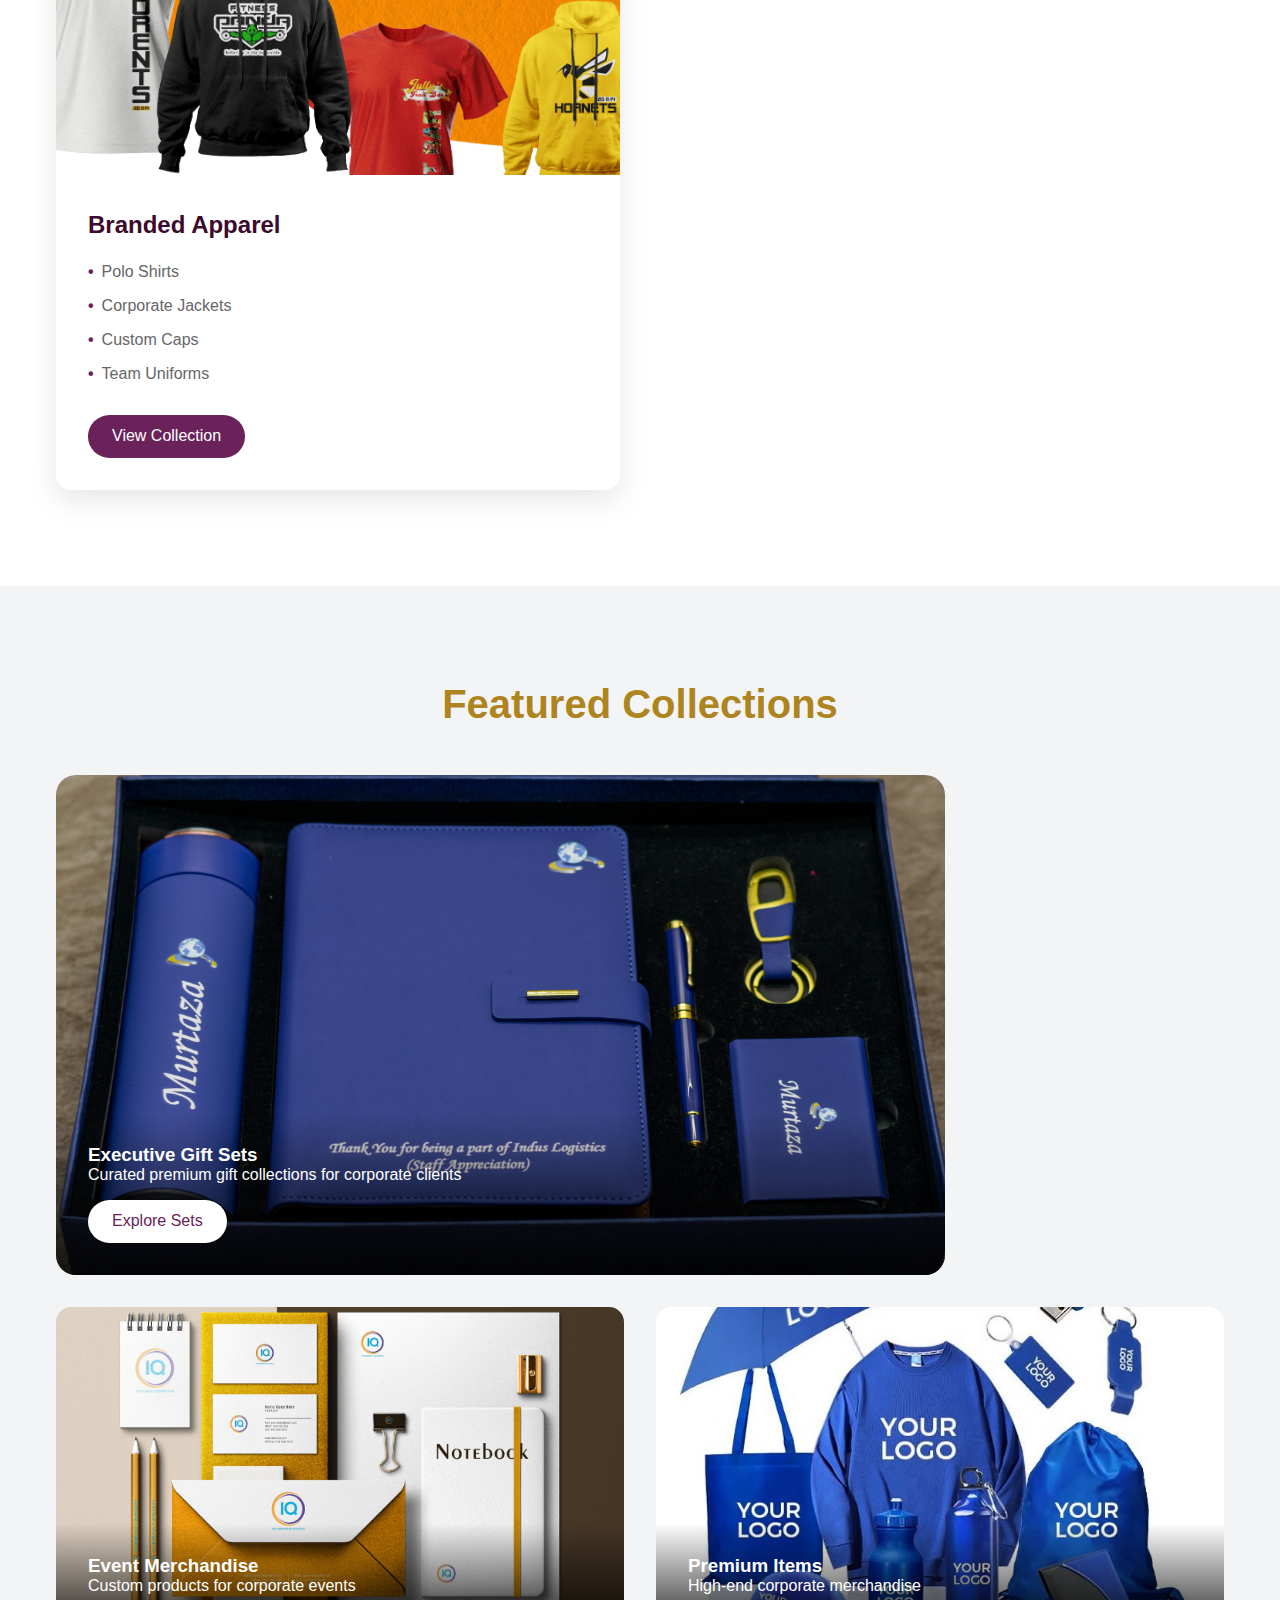
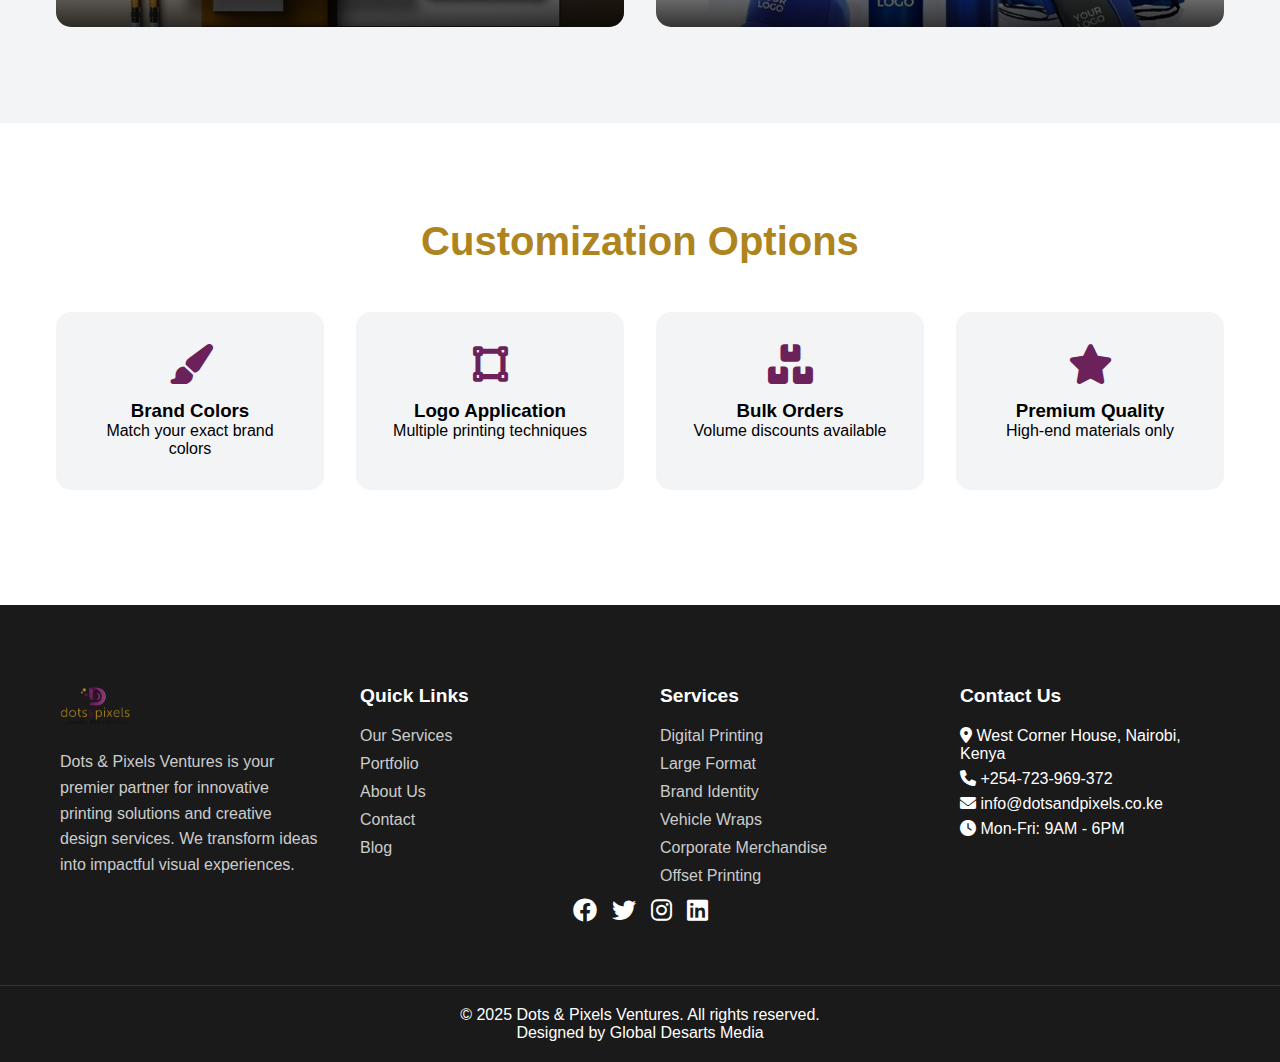
<file: services/corporate-merchandise.html>
<!DOCTYPE html>
<html lang="en">
<head>
    <meta charset="UTF-8">
    <meta name="viewport" content="width=device-width, initial-scale=1.0">
    <title>Corporate Merchandise - Dots & Pixels</title>
    <link rel="stylesheet" href="../styles.css">
    <link rel="stylesheet" href="../services/services.css">
    <link rel="stylesheet" href="merchandise.css">
    <link rel="stylesheet" href="https://cdnjs.cloudflare.com/ajax/libs/font-awesome/6.0.0/css/all.min.css">
</head>
<body> <nav class="navbar">
        <div class="nav-container">
            <div class="logo">
                <img src="../assets/images/logos/DOTS-PIXELS-logo.png" alt="Dots & Pixels Logo">
            </div>
            
            <div class="nav-links">
                <a href="../index.html" class="active">Home</a>
                <a href="../services.html">Services</a>
                <a href="../shop.html">Shop</a>
                <a href="../portfolio.html">Portfolio</a>
                <a href="../about.html">About Us</a>
                <a href="../contact.html">Contact</a>
            </div>

            

            <div class="hamburger">
                <span></span>
                <span></span>
                <span></span>
            </div>
        </div>
    </nav> <section class="merch-hero">
        <div class="hero-content">
            <h1>Corporate Merchandise</h1>
            <p>Premium branded products that leave lasting impressions</p>
        </div>
    </section> <section class="product-categories">
        <div class="container">
            <h2 class="section-title">Our Product Range</h2>
            <div class="categories-grid">
                <div class="category-card">
                    <img src="../assets/images/Branding/corporate_merchandise/corporate_cups_and_drinkware.webp" 
                         alt="Corporate Mugs"
                         loading="lazy">
                    <div class="category-info">
                        <h3 style="color: rgb(61, 9, 45);font-weight: 700;">Corporate Mugs & Drinkware</h3>
                        <ul>
                            <li>Ceramic Mugs</li>
                            <li>Travel Tumblers</li>
                            <li>Water Bottles</li>
                            <li>Premium Glassware</li>
                        </ul>
                        <a href="#" class="view-collection">View Collection</a>
                    </div>
                </div>

                <div class="category-card">
                    <img src="../assets/images/Branding/corporate_merchandise/proffesional_stationery.jpg" 
                         alt="Corporate Stationery"
                         loading="lazy">
                    <div class="category-info">
                        <h3 style="color: rgb(61, 9, 45);font-weight: 700;">Professional Stationery</h3>
                        <ul>
                            <li>Custom Notebooks</li>
                            <li>Premium Pens</li>
                            <li>Desk Accessories</li>
                            <li>Business Card Holders</li>
                        </ul>
                        <a href="#" class="view-collection">View Collection</a>
                    </div>
                </div>

                <div class="category-card">
                    <img src="../assets/images/Branding/corporate_merchandise/branded_apparel.png" 
                         alt="Corporate Apparel"
                         loading="lazy">
                    <div class="category-info">
                        <h3 style="color: rgb(61, 9, 45);font-weight: 700;">Branded Apparel</h3>
                        <ul>
                            <li>Polo Shirts</li>
                            <li>Corporate Jackets</li>
                            <li>Custom Caps</li>
                            <li>Team Uniforms</li>
                        </ul>
                        <a href="#" class="view-collection">View Collection</a>
                    </div>
                </div>
            </div>
        </div>
    </section>
    <section class="featured-collections">
        <div class="container">
            <h2 class="section-title">Featured Collections</h2>
            <div class="collections-showcase">
                <div class="collection-item large">
                    <img src="../assets/images/Branding/corporate_merchandise/executive-gift-set-staff.jpg" 
                         alt="Premium Gift Sets"
                         loading="lazy">
                    <div class="collection-info">
                        <h3>Executive Gift Sets</h3>
                        <p>Curated premium gift collections for corporate clients</p>
                        <a href="#" class="explore-btn">Explore Sets</a>
                    </div>
                </div>

                <div class="collection-grid">
                    <div class="collection-item">
                        <img src="../assets/images/Branding/corporate_merchandise/custom-merchandise-for-events.png" 
                             alt="Event Merchandise"
                             loading="lazy">
                        <div class="collection-info">
                            <h3>Event Merchandise</h3>
                            <p>Custom products for corporate events</p>
                        </div>
                    </div>

                    <div class="collection-item">
                        <img src="../assets/images/Branding/corporate_merchandise/premium_corporate_merchandise.jpg" 
                             alt="Premium Items"
                             loading="lazy">
                        <div class="collection-info">
                            <h3>Premium Items</h3>
                            <p>High-end corporate merchandise</p>
                        </div>
                    </div>
                </div>
            </div>
        </div>
    </section> <section class="customization-options">
        <div class="container">
            <h2 class="section-title">Customization Options</h2>
            <div class="options-grid">
                <div class="option-card">
                    <i class="fas fa-paint-brush"></i>
                    <h3>Brand Colors</h3>
                    <p>Match your exact brand colors</p>
                </div>

                <div class="option-card">
                    <i class="fas fa-vector-square"></i>
                    <h3>Logo Application</h3>
                    <p>Multiple printing techniques</p>
                </div>

                <div class="option-card">
                    <i class="fas fa-boxes"></i>
                    <h3>Bulk Orders</h3>
                    <p>Volume discounts available</p>
                </div>

                <div class="option-card">
                    <i class="fas fa-star"></i>
                    <h3>Premium Quality</h3>
                    <p>High-end materials only</p>
                </div>
            </div>
        </div>
    </section>
    <footer class="footer">
        <div class="footer-container">
            <div class="footer-column">
                <div class="logo">
                    <img src="../assets/images/logos/DOTS-PIXELS-logo.png" alt="Dots & Pixels Logo">
                </div>
                <p class="company-description">
                    Dots & Pixels Ventures is your premier partner for innovative printing solutions and creative design services. We transform ideas into impactful visual experiences.
                </p>
                
            </div>

            <div class="footer-column">
                <h3>Quick Links</h3>
                <ul>
                    <li><a href="../services.html">Our Services</a></li>
                    <li><a href="../portfolio.html">Portfolio</a></li>
                    <li><a href="../about.html">About Us</a></li>
                    <li><a href="../contact.html">Contact</a></li>
                    <li><a href="#">Blog</a></li>
                </ul>
            </div>

            <div class="footer-column">
                <h3>Services</h3>
                 <ul>
                    <li><a href="../services/digital-printing.html">Digital Printing</a></li>
                    <li><a href="../services/large-format.html">Large Format</a></li>
                    <li><a href="../services/brand-identity.html">Brand Identity</a></li>
                    <li><a href="../services/vehicle-wraps.html">Vehicle Wraps</a></li>
                    <li><a href="../services/corporate-merchandise.html">Corporate Merchandise</a></li>
                    <li><a href="../services/offset-printing.html">Offset Printing</a></li>
                </ul>
            </div>

            <div class="footer-column sdftyuio">
                <h3>Contact Us</h3>
                <div class=".contact-info_dfghjkldfuio74">
                    <p><i class="fas fa-map-marker-alt"></i> West Corner House, Nairobi, Kenya</p>
                    <p style="margin-top: 7px;"><i class="fas fa-phone"></i> +254-723-969-372</p>
                    <p style="margin-top: 7px;"><i class="fas fa-envelope"></i> info@dotsandpixels.co.ke</p>
                    <p style="margin-top: 7px;"><i class="fas fa-clock"></i> Mon-Fri: 9AM - 6PM</p>
                </div>
            </div>
        </div>



        <div class="footer_social-links">
            <a href="#"><i class="fab fa-facebook"></i></a>
            <a href="#"><i class="fab fa-twitter"></i></a>
            <a href="#"><i class="fab fa-instagram"></i></a>
            <a href="#"><i class="fab fa-linkedin"></i></a>
        </div>


        <div class="footer-bottom" style="margin-bottom: 0;">
            <p>&copy; 2025 Dots & Pixels Ventures. All rights reserved.<br/> Designed by Global Desarts Media</p>
        </div>
    </footer>

<script src="../assets/js/services.js"></script>


</body>
</html>
</file>
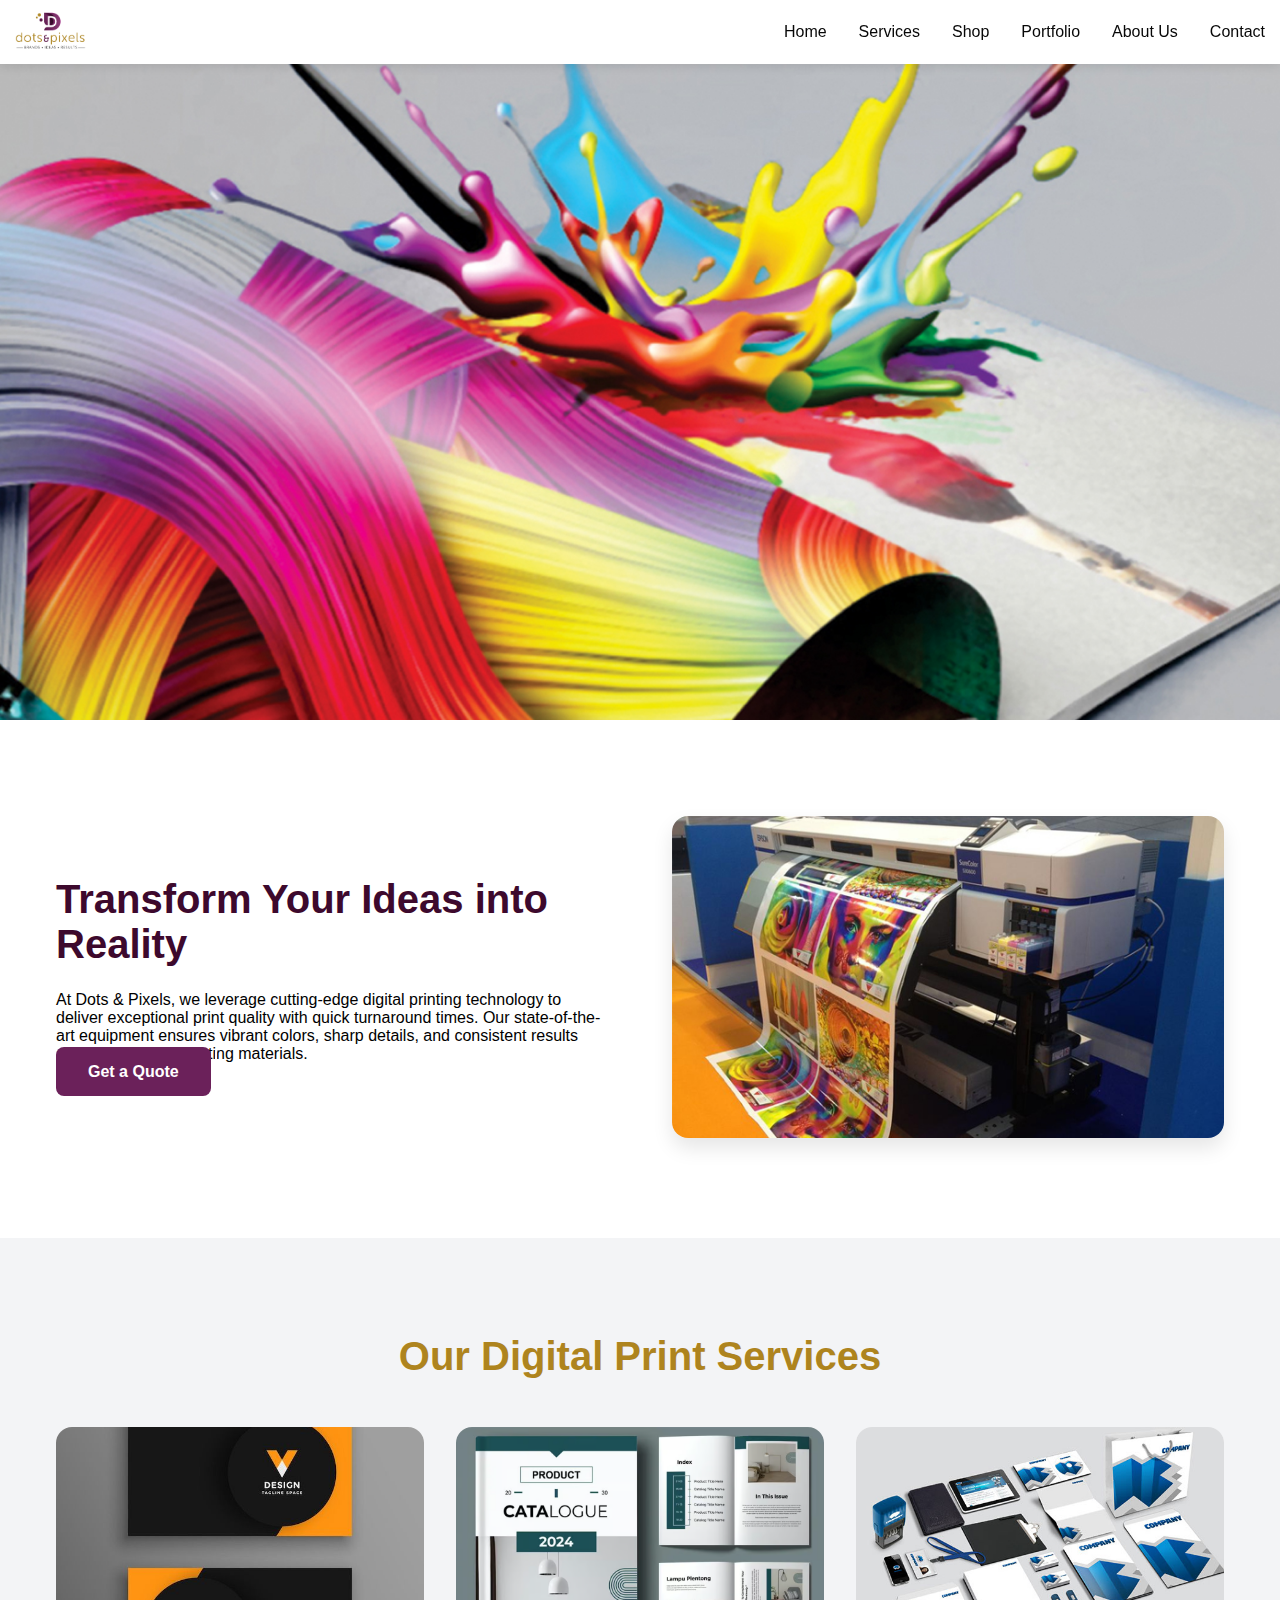
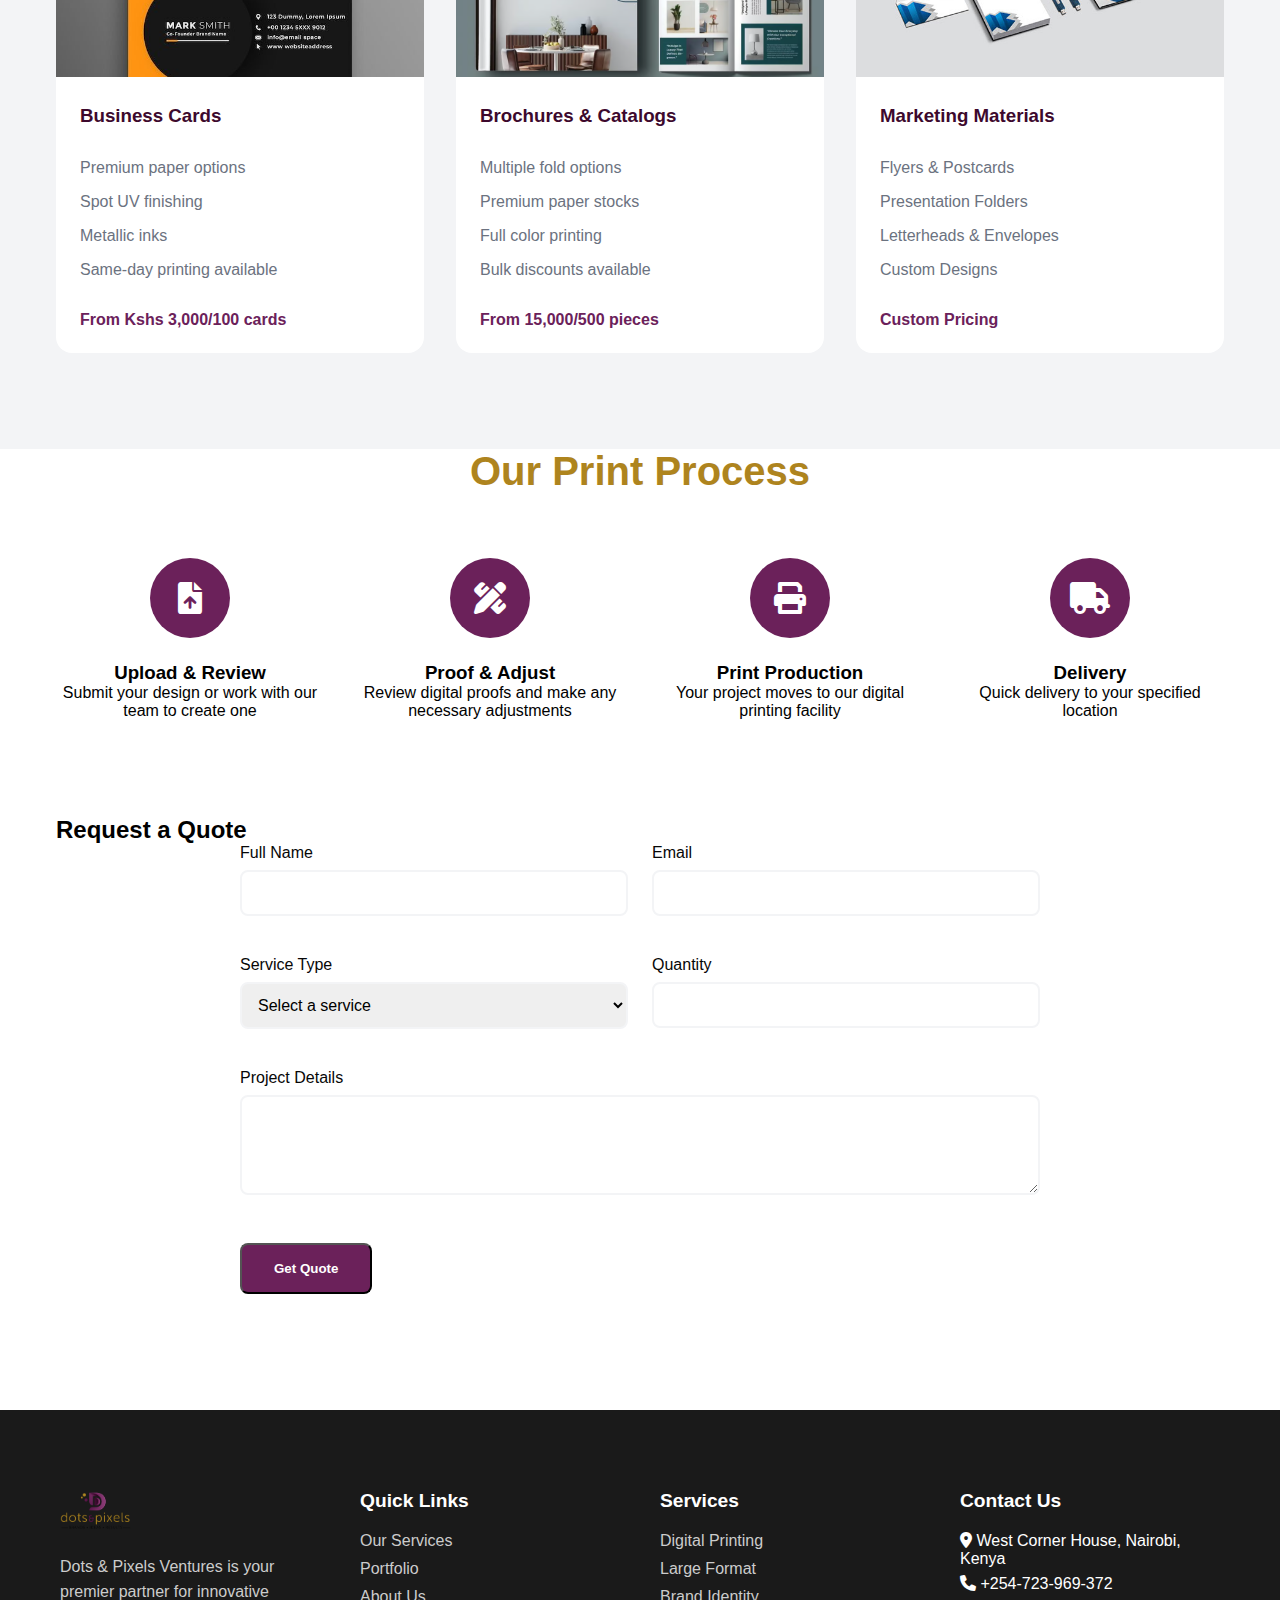
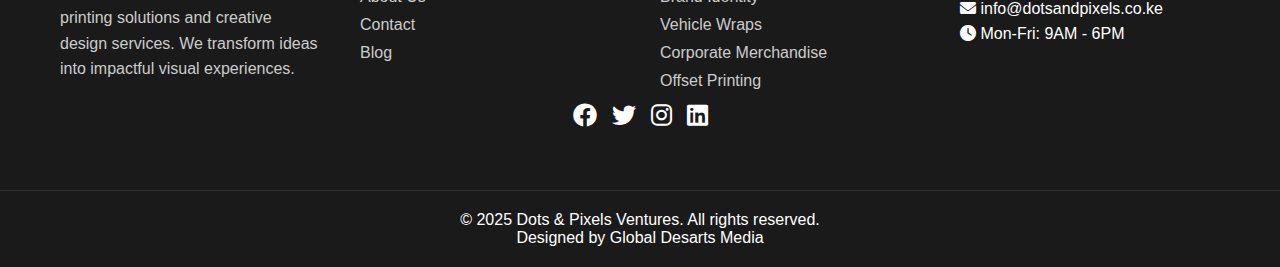
<file: services/digital-printing.html>
<!DOCTYPE html>
<html lang="en">
<head>
    <meta charset="UTF-8">
    <meta name="viewport" content="width=device-width, initial-scale=1.0">
    <title>Digital Print Excellence - Dots & Pixels</title>
    <link rel="stylesheet" href="../styles.css">
    <link rel="stylesheet" href="../services/services.css">
    <link rel="stylesheet" href="https://cdnjs.cloudflare.com/ajax/libs/font-awesome/6.0.0/css/all.min.css">
</head>
<body><nav class="navbar">
        <div class="nav-container">
            <div class="logo">
                <img src="../assets/images/logos/DOTS-PIXELS-logo.png" alt="Dots & Pixels Logo">
            </div>
            
            <div class="nav-links">
                <a href="../index.html" class="active">Home</a>
                <a href="../services.html">Services</a>
                <a href="../shop.html">Shop</a>
                <a href="../portfolio.html">Portfolio</a>
                <a href="../about.html">About Us</a>
                <a href="../contact.html">Contact</a>
            </div>

            

            <div class="hamburger">
                <span></span>
                <span></span>
                <span></span>
            </div>
        </div>
    </nav>

    <style>
        .digital-print-hero{
    height: 80vh;
    background: linear-gradient(rgba(0, 0, 0, 0.5), rgba(0, 0, 0, 0.5)),
                url('../../assets/images/vehicle-wraps/hero/wrap-hero.webp');
    background-size: cover;
    background-position: center;
    background-attachment: fixed;
    display: flex;
    align-items: center;
    justify-content: center;
    text-align: center;
    color: var(--white);

        }
    </style>
    <section class="service-hero digital-print-hero" style="background: url(../assets/images/printing/printers/Digital-Printing.jpg);background-attachment:fixed;background-position: center;background-size: cover;">
  </section> <section class="service-overview">
        <div class="container">
            <div class="overview-grid">
                <div class="overview-content">
                    <h2 style="color: rgb(61, 9, 45);">Transform Your Ideas into Reality</h2>
                    <p>At Dots & Pixels, we leverage cutting-edge digital printing technology to deliver exceptional print quality with quick turnaround times. Our state-of-the-art equipment ensures vibrant colors, sharp details, and consistent results across all your marketing materials.</p>
                    <div class="cta-buttons">
                        <a href="#quote-form" class="btn primary">Get a Quote</a>
                        <a href="#samples" class="btn secondary">View Samples</a>
                    </div>
                </div>
                <div class="overview-image">
                    <img src="../assets/images/printing/printers/digital_printing_001.jpg" 
                         alt="Modern Digital Printing Process"
                         loading="lazy">
                </div>
            </div>
        </div>
    </section>
    <section class="print-services">
        <div class="container">
            <h2 class="section-title">Our Digital Print Services</h2>
            <div class="print-services-grid">
                <div class="print-service-card">
                    <img src="../assets/images/printing/business_cards/bs_2.jpg" 
                         alt="Premium Business Cards Collection"
                         loading="lazy">
                    <h3>Business Cards</h3>
                    <ul>
                        <li>Premium paper options</li>
                        <li>Spot UV finishing</li>
                        <li>Metallic inks</li>
                        <li>Same-day printing available</li>
                    </ul>
                    <span class="price">From Kshs 3,000/100 cards</span>
                </div>

                <div class="print-service-card">
                    <img src="../assets/images/Branding/banner/brochures-featured.avif" 
                         alt="Professional Brochures and Catalogs"
                         loading="lazy">
                    <h3>Brochures & Catalogs</h3>
                    <ul>
                        <li>Multiple fold options</li>
                        <li>Premium paper stocks</li>
                        <li>Full color printing</li>
                        <li>Bulk discounts available</li>
                    </ul>
                    <span class="price">From 15,000/500 pieces</span>
                </div>

                <div class="print-service-card">
                    <img src="../assets/images/Branding/banner/corporate_identity.png" 
                         alt="Complete Marketing Materials Set"
                         loading="lazy">
                    <h3>Marketing Materials</h3>
                    <ul>
                        <li>Flyers & Postcards</li>
                        <li>Presentation Folders</li>
                        <li>Letterheads & Envelopes</li>
                        <li>Custom Designs</li>
                    </ul>
                    <span class="price">Custom Pricing</span>
                </div>
            </div>
        </div>
    </section>
    <section class="process-section">
        <div class="container">
            <h2 class="section-title">Our Print Process</h2>
            <div class="process-timeline">
                <div class="process-step">
                    <div class="step-icon">
                        <i class="fas fa-file-upload"></i>
                    </div>
                    <h3>Upload & Review</h3>
                    <p>Submit your design or work with our team to create one</p>
                </div>
                <div class="process-step">
                    <div class="step-icon">
                        <i class="fas fa-pencil-ruler"></i>
                    </div>
                    <h3>Proof & Adjust</h3>
                    <p>Review digital proofs and make any necessary adjustments</p>
                </div>
                <div class="process-step">
                    <div class="step-icon">
                        <i class="fas fa-print"></i>
                    </div>
                    <h3>Print Production</h3>
                    <p>Your project moves to our digital printing facility</p>
                </div>
                <div class="process-step">
                    <div class="step-icon">
                        <i class="fas fa-truck"></i>
                    </div>
                    <h3>Delivery</h3>
                    <p>Quick delivery to your specified location</p>
                </div>
            </div>
        </div>
    </section>
    <section id="quote-form" class="quote-section">
        <div class="container">
            <h2>Request a Quote</h2>
            <form class="quote-form">
                <div class="form-grid">
                    <div class="form-group">
                        <label for="name">Full Name</label>
                        <input type="text" id="name" required>
                    </div>
                    <div class="form-group">
                        <label for="email">Email</label>
                        <input type="email" id="email" required>
                    </div>
                    <div class="form-group">
                        <label for="service">Service Type</label>
                        <select id="service" required>
                            <option value="">Select a service</option>
                            <option value="business-cards">Business Cards</option>
                            <option value="brochures">Brochures</option>
                            <option value="marketing">Marketing Materials</option>
                            <option value="other">Other</option>
                        </select>
                    </div>
                    <div class="form-group">
                        <label for="quantity">Quantity</label>
                        <input type="number" id="quantity" required>
                    </div>
                    <div class="form-group full-width">
                        <label for="message">Project Details</label>
                        <textarea id="message" rows="4" required></textarea>
                    </div>
                </div>
                <button type="submit" class="btn primary">Get Quote</button>
            </form>
        </div>
    </section>

    <footer class="footer">
        <div class="footer-container">
            <div class="footer-column">
                <div class="logo">
                    <img src="../assets/images/logos/DOTS-PIXELS-logo.png" alt="Dots & Pixels Logo">
                </div>
                <p class="company-description">
                    Dots & Pixels Ventures is your premier partner for innovative printing solutions and creative design services. We transform ideas into impactful visual experiences.
                </p>
                
            </div>

            <div class="footer-column">
                <h3>Quick Links</h3>
                <ul>
                    <li><a href="../services.html">Our Services</a></li>
                    <li><a href="../portfolio.html">Portfolio</a></li>
                    <li><a href="../about.html">About Us</a></li>
                    <li><a href="../contact.html">Contact</a></li>
                    <li><a href="#">Blog</a></li>
                </ul>
            </div>

            <div class="footer-column">
                <h3>Services</h3>
                 <ul>
                    <li><a href="../services/digital-printing.html">Digital Printing</a></li>
                    <li><a href="../services/large-format.html">Large Format</a></li>
                    <li><a href="../services/brand-identity.html">Brand Identity</a></li>
                    <li><a href="../services/vehicle-wraps.html">Vehicle Wraps</a></li>
                    <li><a href="../services/corporate-merchandise.html">Corporate Merchandise</a></li>
                    <li><a href="../services/offset-printing.html">Offset Printing</a></li>
                </ul>
            </div>

            <div class="footer-column sdftyuio">
                <h3>Contact Us</h3>
                <div class=".contact-info_dfghjkldfuio74">
                    <p><i class="fas fa-map-marker-alt"></i> West Corner House, Nairobi, Kenya</p>
                    <p style="margin-top: 7px;"><i class="fas fa-phone"></i> +254-723-969-372</p>
                    <p style="margin-top: 7px;"><i class="fas fa-envelope"></i> info@dotsandpixels.co.ke</p>
                    <p style="margin-top: 7px;"><i class="fas fa-clock"></i> Mon-Fri: 9AM - 6PM</p>
                </div>
            </div>
        </div>



        <div class="footer_social-links">
            <a href="#"><i class="fab fa-facebook"></i></a>
            <a href="#"><i class="fab fa-twitter"></i></a>
            <a href="#"><i class="fab fa-instagram"></i></a>
            <a href="#"><i class="fab fa-linkedin"></i></a>
        </div>


        <div class="footer-bottom" style="margin-bottom: 0;">
            <p>&copy; 2025 Dots & Pixels Ventures. All rights reserved. <br/>Designed by Global Desarts Media</p>
        </div>
    </footer>

<script src="../assets/js/services.js"></script>


</body>
</html>
</file>
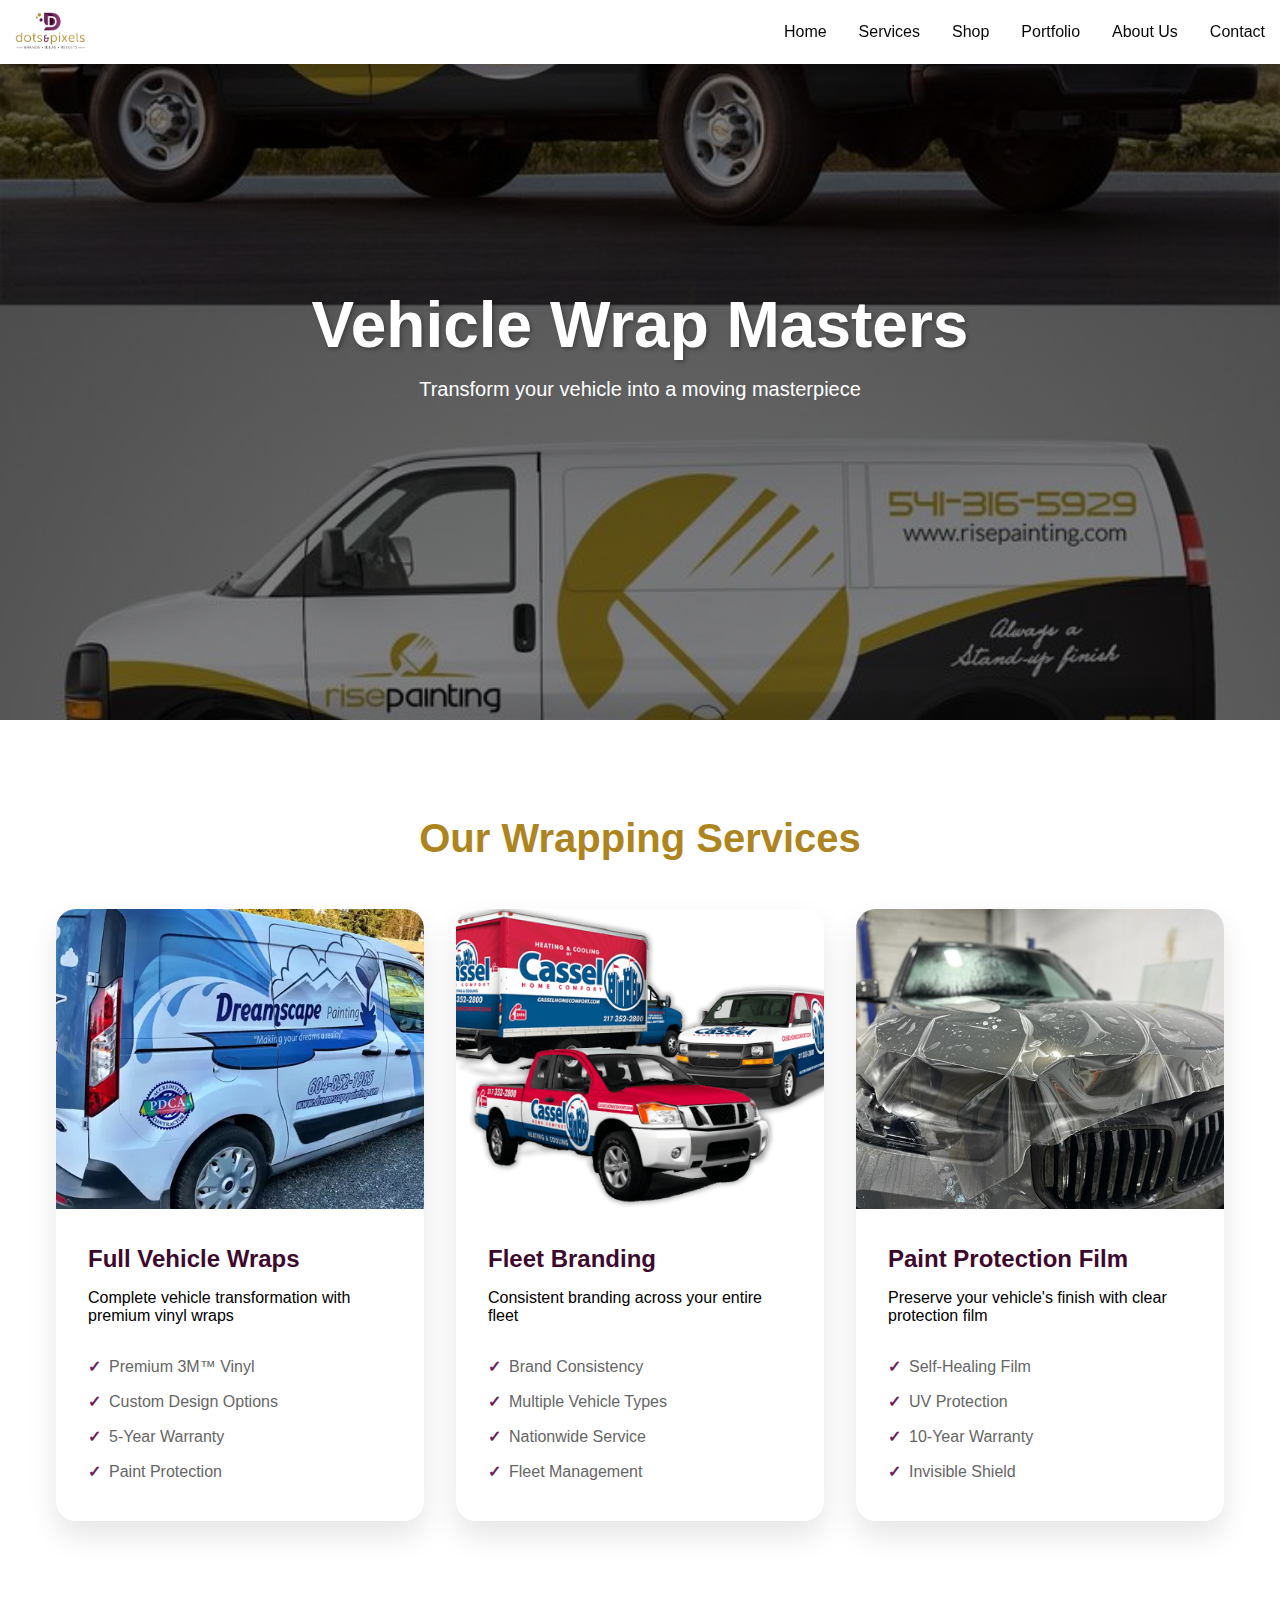
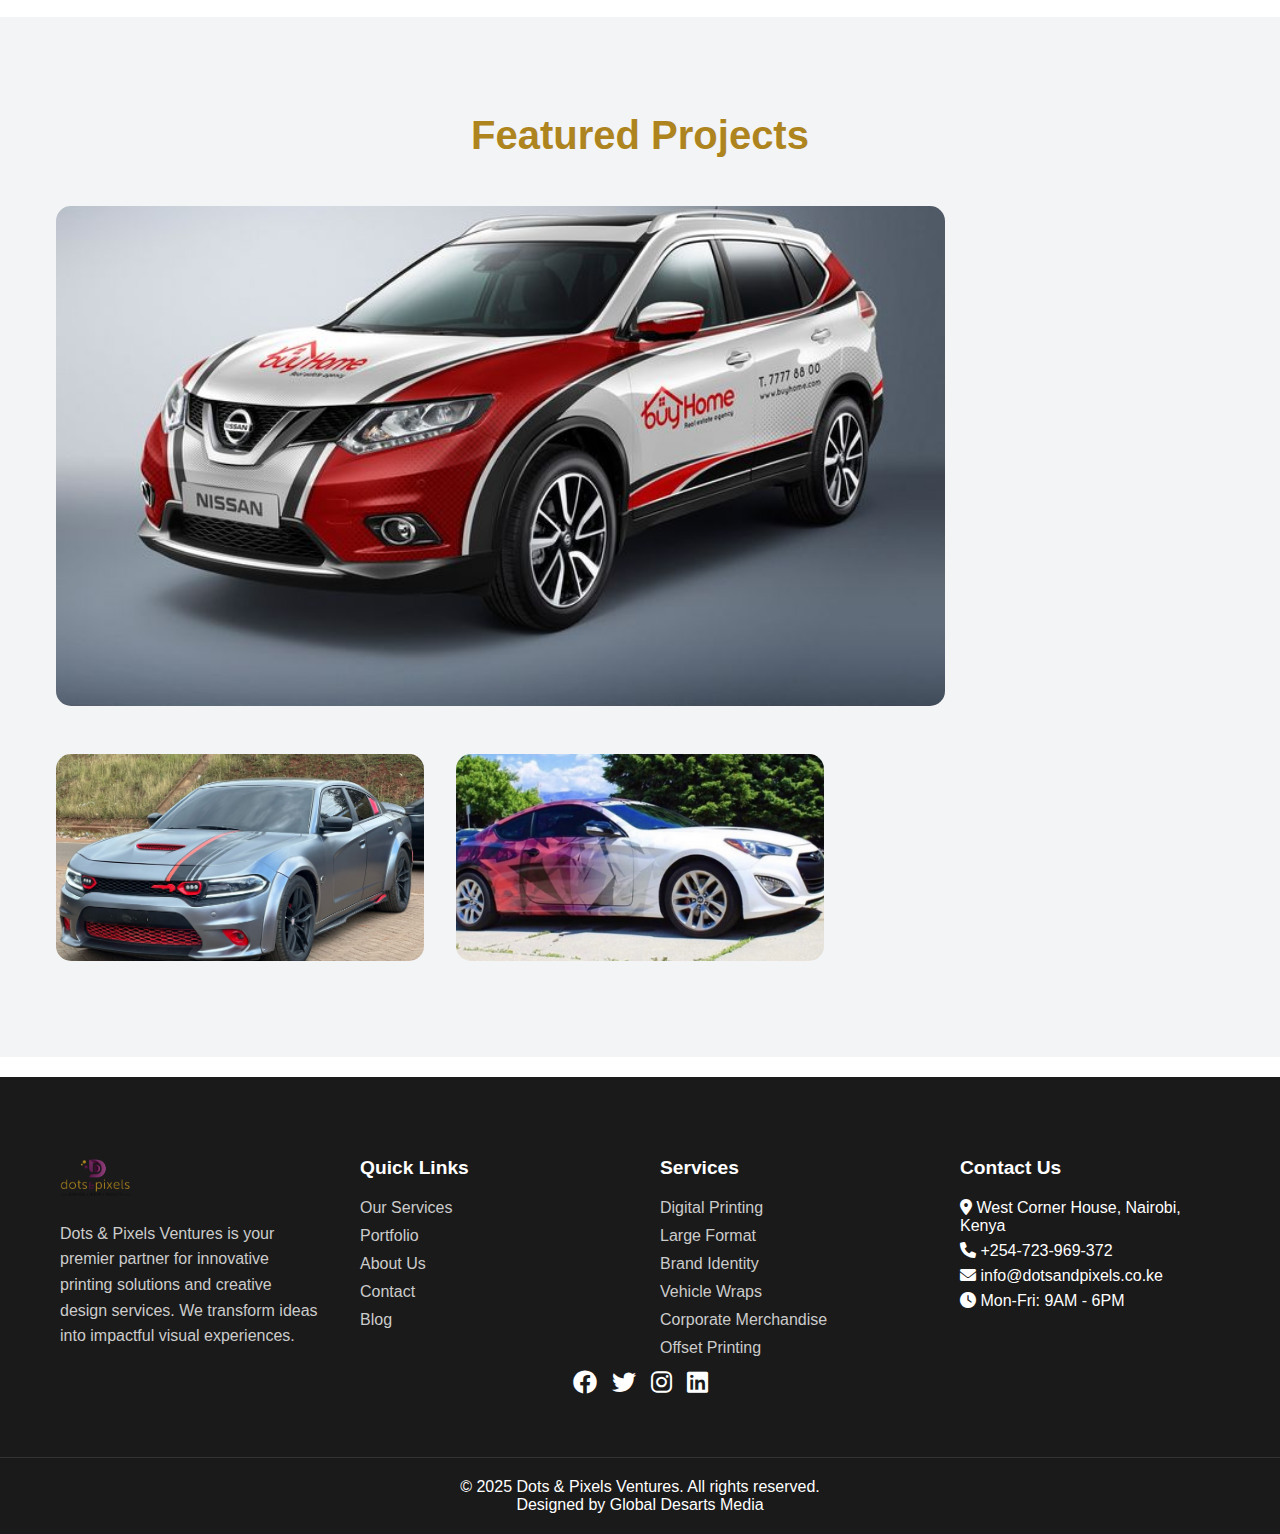
<file: services/vehicle-wraps.html>
<!DOCTYPE html>
<html lang="en">
<head>
    <meta charset="UTF-8">
    <meta name="viewport" content="width=device-width, initial-scale=1.0">
    <title>Vehicle Wrap Masters - Dots & Pixels</title>
    <link rel="stylesheet" href="../styles.css">
    <link rel="stylesheet" href="../services/services.css">
    <link rel="stylesheet" href="./vehicle-wraps.css">
    <link rel="stylesheet" href="https://cdnjs.cloudflare.com/ajax/libs/font-awesome/6.0.0/css/all.min.css">
</head>
<body>

    <nav class="navbar">
        <div class="nav-container">
            <div class="logo">
                <img src="../assets/images/logos/DOTS-PIXELS-logo.png" alt="Dots & Pixels Logo">
            </div>
            
            <div class="nav-links">
                <a href="../index.html" class="active">Home</a>
                <a href="../services.html">Services</a>
                <a href="../shop.html">Shop</a>
                <a href="../portfolio.html">Portfolio</a>
                <a href="../about.html">About Us</a>
                <a href="../contact.html">Contact</a>
            </div>

            

            <div class="hamburger">
                <span></span>
                <span></span>
                <span></span>
            </div>
        </div>
    </nav>



    <section class="vehicle-hero parallax-wrap">
        <div class="hero-content">
            <h1>Vehicle Wrap Masters</h1>
            <p>Transform your vehicle into a moving masterpiece</p>
        </div>
    </section>

    <!-- Services Showcase -->
    <section class="wrap-services">
        <div class="container">
            <h2 class="section-title">Our Wrapping Services</h2>
            <div class="services-grid">
                <div class="wrap-service-card">
                    <img src="../assets/images/Branding/vehicles/full-work-vehicle-wrap.webp" alt="Full Vehicle Wrap">
                    <div class="service-info">
                        <h3>Full Vehicle Wraps</h3>
                        <p>Complete vehicle transformation with premium vinyl wraps</p>
                        <ul class="features">
                            <li>Premium 3M™ Vinyl</li>
                            <li>Custom Design Options</li>
                            <li>5-Year Warranty</li>
                            <li>Paint Protection</li>
                        </ul>
                    </div>
                </div>

                <div class="wrap-service-card">
                    <img src="../assets/images/Branding/vehicles/fleet_branding.png" alt="Fleet Branding">
                    <div class="service-info">
                        <h3>Fleet Branding</h3>
                        <p>Consistent branding across your entire fleet</p>
                        <ul class="features">
                            <li>Brand Consistency</li>
                            <li>Multiple Vehicle Types</li>
                            <li>Nationwide Service</li>
                            <li>Fleet Management</li>
                        </ul>
                    </div>
                </div>

                <div class="wrap-service-card">
                    <img src="../assets/images/Branding/vehicles/paint_protection_film.jpg" alt="Paint Protection">
                    <div class="service-info">
                        <h3>Paint Protection Film</h3>
                        <p>Preserve your vehicle's finish with clear protection film</p>
                        <ul class="features">
                            <li>Self-Healing Film</li>
                            <li>UV Protection</li>
                            <li>10-Year Warranty</li>
                            <li>Invisible Shield</li>
                        </ul>
                    </div>
                </div>
            </div>
        </div>
    </section>

    <!-- Portfolio Showcase -->
    <section class="wrap-portfolio">
        <div class="container">
            <h2 class="section-title">Featured Projects</h2>
            <div class="portfolio-slider">
                <div class="portfolio-item large">
                    <img src="../assets/images/Branding/vehicles/v2.jpg" alt="Commercial Van Wrap">
                    <div class="project-info">
                        <h3>Commercial Fleet Transformation</h3>
                        <p>Full wrap design for delivery fleet</p>
                    </div>
                </div>
                
                <div class="portfolio-grid">
                    <div class="portfolio-item">
                        <img src="../assets/images/Branding/vehicles/sports_car_wrap.jpg" alt="Sports Car Wrap">
                        <div class="project-info">
                            <h3>Custom Sports Design</h3>
                            <p>Premium color shift wrap</p>
                        </div>
                    </div>
                    
                    
                    <div class="portfolio-item">
                        <img src="../assets/images/Branding/vehicles/luxury_vehicle_wraps.jpg" alt="Luxury Vehicle Wrap">
                        <div class="project-info">
                            <h3>Luxury Vehicle Wrap</h3>
                            <p>Matte finish premium wrap</p>
                        </div>
                    </div>
                </div>
            </div>
        </div>
    </section>

    <footer class="footer">
        <div class="footer-container">
            <div class="footer-column">
                <div class="logo">
                    <img src="../assets/images/logos/DOTS-PIXELS-logo.png" alt="Dots & Pixels Logo">
                </div>
                <p class="company-description">
                    Dots & Pixels Ventures is your premier partner for innovative printing solutions and creative design services. We transform ideas into impactful visual experiences.
                </p>
                
            </div>

            <div class="footer-column">
                <h3>Quick Links</h3>
                <ul>
                    <li><a href="../services.html">Our Services</a></li>
                    <li><a href="../portfolio.html">Portfolio</a></li>
                    <li><a href="../about.html">About Us</a></li>
                    <li><a href="../contact.html">Contact</a></li>
                    <li><a href="#">Blog</a></li>
                </ul>
            </div>

            <div class="footer-column">
                <h3>Services</h3>
                 <ul>
                    <li><a href="../services/digital-printing.html">Digital Printing</a></li>
                    <li><a href="../services/large-format.html">Large Format</a></li>
                    <li><a href="../services/brand-identity.html">Brand Identity</a></li>
                    <li><a href="../services/vehicle-wraps.html">Vehicle Wraps</a></li>
                    <li><a href="../services/corporate-merchandise.html">Corporate Merchandise</a></li>
                    <li><a href="../services/offset-printing.html">Offset Printing</a></li>
                </ul>
            </div>

            <div class="footer-column sdftyuio">
                <h3>Contact Us</h3>
                <div class=".contact-info_dfghjkldfuio74">
                    <p><i class="fas fa-map-marker-alt"></i> West Corner House, Nairobi, Kenya</p>
                    <p style="margin-top: 7px;"><i class="fas fa-phone"></i> +254-723-969-372</p>
                    <p style="margin-top: 7px;"><i class="fas fa-envelope"></i> info@dotsandpixels.co.ke</p>
                    <p style="margin-top: 7px;"><i class="fas fa-clock"></i> Mon-Fri: 9AM - 6PM</p>
                </div>
            </div>
        </div>



        <div class="footer_social-links">
            <a href="#"><i class="fab fa-facebook"></i></a>
            <a href="#"><i class="fab fa-twitter"></i></a>
            <a href="#"><i class="fab fa-instagram"></i></a>
            <a href="#"><i class="fab fa-linkedin"></i></a>
        </div>


        <div class="footer-bottom" style="margin-bottom: 0;">
            <p>&copy; 2025 Dots & Pixels Ventures. All rights reserved.<br/> Designed by Global Desarts Media</p>
        </div>
    </footer>

<script src="../assets/js/services.js"></script>


</body>
</html>
</file>
<file: styles.css>
:root {
    --primary-color: rgb(107, 33, 90);
    --secondary-color: rgb(107, 33, 90);
    --accent-color: rgb(61, 9, 45);
    --text-color: rgb(7, 7, 7);
    --light-gray: #f3f4f6;
    --white: #ffffff;
}

* {
    margin: 0;
    padding: 0;

    box-sizing: border-box;
    font-family: 'Inter', sans-serif;
}
.navbar {
    position: fixed;
    width: 100%;
    background: var(--white);
    box-shadow: 0 2px 10px rgba(0, 0, 0, 0.1);
    z-index: 1000;
}

.nav-container {
    display: flex;
    justify-content: space-between;
    align-items: center;
    max-width: 1400px;
    margin: 0 auto;
    width: 100%;
    padding: 10px 15px;
}

.logo img {
    height: 40px;
}

.search-container {
    display: flex;
    align-items: center;
    gap: 1rem;
    flex: 1;
    max-width: 600px;
    margin: 0 2rem;
}

.search-container input {
    width: 100%;
    padding: 0.75rem;
    border: 2px solid var(--light-gray);
    border-radius: 8px;
    outline: none;
}

.search-btn {
    background: var(--primary-color);
    color: var(--white);
    border: none;
    padding: 0.75rem 1rem;
    border-radius: 8px;
    cursor: pointer;
    transition:0.3s ease;
}

.nav-links {
    display: flex;
    align-items: center;
    gap: 2rem;
}

.nav-links a {
    text-decoration: none;
    color: var(--text-color);
    font-weight: 500;
    transition: color 0.3s ease;
}

.nav-links a:hover {
    color: var(--primary-color);
}
.hero {
    height: 100vh;
    background: linear-gradient(rgba(0, 0, 0, 0.5), rgba(0, 0, 0, 0.5)),
                url('assets/images/printing/offset_printing/sf1.jpg');
    background-size: cover;
    background-position: center;
    display: flex;
    align-items: center;
    justify-content: center;
    text-align: center;
    color: var(--white);
}

.hero-content {
    max-width: 800px;
    padding: 2rem;
}

.hero-content h1 {
    font-size: 3.5rem;
    margin-bottom: 1.5rem;
}

.hero-content p {
    font-size: 1.25rem;
    margin-bottom: 2rem;
}

.hero-buttons {
    display: flex;
    gap: 1rem;
    justify-content: center;
}

.btn {
    padding: 1rem 2rem;
    border-radius: 8px;
    text-decoration: none;
    font-weight: 600;
    transition: transform 0.3s ease;
}

.btn:hover {
    transform: translateY(-2px);
}

.btn.primary {
    background: var(--primary-color);
    color: var(--white);
}

.btn.secondary {
    background: transparent;
    border: 2px solid var(--white);
    color: var(--white);
}
.services {
    padding: 6rem 2rem;
    background-color: var(--light-gray);
}

.section-header {
    text-align: center;
    max-width: 800px;
    margin: 0 auto 4rem auto;
}

.section-header h2 {
    font-size: 2.5rem;
    color: var(--text-color);
    margin-bottom: 1rem;
}

.section-header p {
    color: #6b7280;
    font-size: 1.2rem;
}

.services-grid {
    display: grid;
    grid-template-columns: repeat(auto-fit, minmax(300px, 1fr));
    gap: 2rem;
    max-width: 1200px;
    margin: 0 auto;
}

.service-card {
    background: var(--white);
    padding: 2rem;
    border-radius: 16px;
    box-shadow: 0 4px 6px rgba(0, 0, 0, 0.05);
    transition: transform 0.3s ease, box-shadow 0.3s ease;
}

.service-card:hover {
    transform: translateY(-5px);
    box-shadow: 0 8px 15px rgba(0, 0, 0, 0.1);
}

.service-icon {
    width: 60px;
    height: 60px;
    background: var(--primary-color);
    border-radius: 12px;
    display: flex;
    align-items: center;
    justify-content: center;
    margin-bottom: 1.5rem;
}

.service-icon i {
    font-size: 1.5rem;
    color: var(--white);
}

.service-card h3 {
    font-size: 1.5rem;
    color: var(--text-color);
    margin-bottom: 1rem;
}

.service-card p {
    color: #6b7280;
    margin-bottom: 1.5rem;
    line-height: 1.6;
}

.service-link {
    display: inline-flex;
    align-items: center;
    gap: 0.5rem;
    color: var(--primary-color);
    text-decoration: none;
    font-weight: 500;
    transition: gap 0.3s ease;
}

.service-link:hover {   gap: 0.75rem;}
@media (max-width: 768px) {
    .services {
        padding: 4rem 1rem;
    }
    
    .section-header h2 {
        font-size: 2rem;
    }
    
    .services-grid {
        grid-template-columns: 1fr;
    }
}
.cta-banner {
    position: relative;
    min-height: 500px;
    overflow: hidden;
    margin: 4rem 0;
}

.banner-background {
    position: absolute;
    top: 0;
    left: 0;
    width: 100%;
    height: 100%;
    z-index: 1;
}

.banner-background img {
    width: 100%;
    height: 100%;
    object-fit: cover;
    filter: brightness(0.8);
}

.banner-overlay {
    position: absolute;
    top: 0;
    left: 0;
    width: 100%;
    height: 100%;
    background: linear-gradient(45deg, rgba(0,0,0,0.9) 0%, rgba(0,0,0,0.6) 100%);
    z-index: 2;
}

.banner-content {
    position: relative;
    z-index: 3;
    color: var(--white);
    padding: 6rem 0;
    max-width: 800px;
}

.banner-content h2 {
    font-size: 3rem;
    margin-bottom: 1.5rem;
    line-height: 1.2;
}

.banner-content p {
    font-size: 1.2rem;
    margin-bottom: 2rem;
    opacity: 0.9;
}

.banner-features {
    display: flex;
    gap: 2rem;
    margin-bottom: 2.5rem;
}

.feature {
    display: flex;
    align-items: center;
    gap: 0.5rem;
}

.feature i {
    color: var(--primary-color);
    font-size: 1.5rem;
}

.feature span {
    font-size: 1.1rem;
    font-weight: 500;
}

.banner-cta {
    display: flex;
    gap: 1rem;
}

.banner-cta .btn {
    padding: 1rem 2rem;
    font-size: 1.1rem;
    font-weight: 600;
    border-radius: 30px;
    transition: transform 0.3s ease;
}

.banner-cta .btn:hover {
    transform: translateY(-3px);
}
@media (max-width: 768px) {
    .banner-content {
        padding: 4rem 1rem;
    }

    .banner-content h2 {
        font-size: 2rem;
    }

    .banner-features {
        flex-direction: column;
        gap: 1rem;
    }

    .banner-cta {
        flex-direction: column;
        align-items: stretch;
    }

    .banner-cta .btn {
        text-align: center;
    }
}
.newsletter-map {
    padding: 6rem 1rem;
    background-color: var(--light-gray);
}

.newsletter-map-grid {
    max-width: 1200px;
    margin: 0 auto;
    display: grid;
    grid-template-columns: 1fr 1fr;
    gap: 3rem;
    align-items: center;
}
.newsletter-container {
    background: var(--white);
    padding: 3rem;
    border-radius: 20px;
    box-shadow: 0 10px 30px rgba(0, 0, 0, 0.1);
}

.newsletter-content h2 {
    font-size: 2.5rem;
    color: var(--text-color);
    margin-bottom: 1rem;
}

.newsletter-content p {
    color: #666;
    margin-bottom: 2rem;
    font-size: 1.1rem;
}

.newsletter-form {
    margin-bottom: 2rem;
}

.form-group {
    margin-bottom: 1rem;
}

.form-group input {
    width: 100%;
    padding: 1rem;
    border: 2px solid #eee;
    border-radius: 10px;
    font-size: 1rem;
    transition: border-color 0.3s ease;
}

.form-group input:focus {
    border-color: var(--primary-color);
    outline: none;
}

.newsletter-form .btn {
    width: 100%;
    padding: 1rem;
    display: flex;
    align-items: center;
    justify-content: center;
    gap: 0.5rem;
    font-size: 1.1rem;
}

.newsletter-form .btn i {
    transition: transform 0.3s ease;
}

.newsletter-form .btn:hover i {
    transform: translateX(5px);
}
.contact-info_dfghjkldfuio74 {
    margin-top: 2rem;
    padding-top: 2rem;
    border-top: 1px solid #eee;
}

.contact-item {
    display: flex;
    align-items: flex-start;
    gap: 1rem;
    margin-bottom: 1rem;
}


.contact-item i {
    color: var(--primary-color);
    font-size: 1.2rem;
    margin-top: 0.3rem;
}

.contact-item span {
    color: #666;
    line-height: 1.5;
}

/* Map Styles */
.map-container {
    height: 100%;
    min-height: 500px;
    border-radius: 20px;
    overflow: hidden;
    box-shadow: 0 10px 30px rgba(0, 0, 0, 0.1);
}
@media (max-width: 1024px) {.newsletter-map-grid {
        grid-template-columns: 1fr;
    }   .map-container {
        min-height: 400px;
    }
}

@media (max-width: 768px) {
    .newsletter-container {padding: 2rem;
    }.newsletter-content h2 {font-size: 2rem; }.map-container {
        min-height: 300px;
    }
}
.testimonials-brands {
    padding: 80px 0;
    background: #f8f9fa;
}

.testimonials-section {
    max-width: 1200px;
    margin: 0 auto 60px;
    padding: 0 1rem;
    width: 100%;
    overflow: hidden;
}

.testimonials-section h2 {
    text-align: center;
    margin-bottom: 40px;
    font-size: 2.5rem;
    color: var(--primary-color);
    font-weight: 600;
}

.testimonial-track {
    display: flex;
    transition: transform 0.5s ease;
}

.testimonial-card {
    min-width: 100%;
    padding: 20px;
}

.testimonial-content {
    background: white;
    padding: 30px;
    border-radius: 10px;
    box-shadow: 0 5px 15px rgba(0,0,0,0.1);
}

.testimonial-content i.fa-quote-left {
    font-size: 2rem;
    color: #2c2a7c;
    margin-bottom: 20px;
}

.testimonial-content p {
    font-size: 1.1rem;
    line-height: 1.6;
    color: #555;
    margin-bottom: 20px;
}

.testimonial-author {
    display: flex;
    align-items: center;
    gap: 15px;
}

.testimonial-author img {
    width: 60px;
    height: 60px;
    border-radius: 50%;
    object-fit: cover;
}

.author-info h4 {
    margin: 0;
    font-size: 1.1rem;
    color: #333;
}

.author-info p {
    margin: 5px 0 0;
    font-size: 0.9rem;
    color: #666;
}
.slider-controls {
    display: flex;
    justify-content: center;
    align-items: center;
    margin-top: 30px;
    gap: 20px;
}

.prev-btn, .next-btn {
    background: var(--primary-color);
    color: white;
    border: none;
    width: 40px;
    height: 40px;
    border-radius: 50%;
    cursor: pointer;
    transition:0.3s ease;
}

.prev-btn:hover, .next-btn:hover {
    background: var(--secondary-color);
}

.slider-dots {
    display: flex;
    gap: 8px;
}

.dot {
    width: 10px;
    height: 10px;
    border-radius: 50%;
    background: #ccc;
    cursor: pointer;
    transition: 0.3s ease;
}

.dot.active {
    background: var(--primary-color);
}
.brands-section {
    max-width: 1200px;
    margin: 0 auto;
    padding: 0 20px;
}

.brands-section h2 {
    text-align: center;
    margin-bottom: 40px;
    font-size: 2.5rem;
    color: #333;
}

.brands-slider {
    overflow: hidden;
    padding: 20px 0;
}

.brands-track {
    display: flex;
    animation: scroll 30s linear infinite;
}

.brand-logo {
    min-width: 200px;
    padding: 0 30px;
}

.brand-logo img {
    width: 100%;
    height: auto;
    filter: grayscale(100%);
    transition: filter 0.3s ease;
}

.brand-logo img:hover {
    filter: grayscale(0%);
}

@keyframes scroll {
    0% {
        transform: translateX(0);
    } 100% {transform: translateX(-100%);}}
@media (max-width: 768px) {
    .testimonials-section h2,
    .brands-section h2 {
        font-size: 2rem;
    }

    .testimonial-content {
        padding: 20px;
    }

    .brand-logo {
        min-width: 150px;
        padding: 0 20px;
    }
}
.hamburger {
    display: none;
    cursor: pointer;
    z-index: 100;
    background: none;
    border: none;
    padding: 0;
}

.hamburger span {
    display: block;
    width: 25px;
    height: 3px;
    background: #333;
    margin: 5px 0;
    transition: all 0.3s ease-in-out;
}
.hamburger.active span:nth-child(1) {
    transform: rotate(45deg) translate(5px, 5px);
}

.hamburger.active span:nth-child(2) {
    opacity: 0;
}

.hamburger.active span:nth-child(3) {
    transform: rotate(-45deg) translate(7px, -6px);
}

@media (max-width: 768px) {
    .hamburger {
        display: block;
    }

    .nav-links {
        position: fixed;
        top: 60px;
        right: -100%;
        width: 100%;
        height: calc(100vh - 60px);
        background: var(--white);
        flex-direction: column;
        padding: 2rem;
        transition: 0.3s ease-in-out;
        overflow-y: auto;
        z-index: 1000;
    }

    .nav-links.active {
        right: 0;
    }

    .nav-item {
        width: 100%;
        margin: 10px 0;
    }

    .nav-link {
        width: 100%;
        padding: 10px 0;
        text-align: center;
        display: block;
    }

    .mobile-menu {
        display: block;
        margin-left: auto;
    }

    .desktop-only {
        display: none;
    }
    
    .nav-buttons {
        flex-wrap: wrap;
        gap: 10px;
        justify-content: center;
        width: 100%;
    }

    .btn {
        width: 100%;
        max-width: 200px;
        margin: 5px 0;
    }
}

@media (max-width: 360px) {
    .nav-container {
        padding: 10px;
    }

    .logo img {
        max-width: 120px;
    }
    
    .nav-buttons .btn {
        padding: 8px 15px;
        font-size: 14px;
    }
}
.impact-cta {
    margin: 0;
    padding: 80px 1rem;
    background: linear-gradient(135deg, var(--primary-color), var(--secondary-color));
    color: white;
}

.impact-container {
    max-width: 1200px;
    margin: 0 auto;
    padding: 0 20px;
    text-align: center;
}

.impact-content h2 {
    font-size: 2.5rem;
    margin-bottom: 40px;
}

.impact-stats {
    display: flex;
    justify-content: center;
    gap: 60px;
    margin-bottom: 40px;
    padding: 0 1rem;
}

.stat-item {
    display: flex;
    flex-direction: column;
    align-items: center;
}

.stat-number {
    font-size: 3rem;
    font-weight: bold;
    margin-bottom: 10px;
   
}

.sdfgioedfpijhg0987{
    color: #ffffff;
}

.stat-label {
    font-size: 1.1rem;
}

.cta-button {
    display: inline-block;
    padding: 15px 30px;
    background: white;
    color: var(--primary-color);
    text-decoration: none;
    border-radius: 30px;
    font-weight: bold;
    transition: 0.3s;
    margin-top: 30px;
}

.cta-button:hover {
    transform: translateY(-3px);
    box-shadow: 0 5px 15px rgba(0,0,0,0.2);
}
.footer {
    margin-top: 1.2354rem;
    background: #1a1a1a;
    color: #fff;
    padding: 80px 0 0;
}

.footer-container {
    max-width: 1200px;
    margin: 0 auto;
    padding: 0 20px;
    display: grid;
    grid-template-columns: repeat(4, 1fr);
    gap: 40px;
}

.sdftyuio{
    background: #1a1a1a;

}


.footer-column h3 {
    color: #fff;
    margin-bottom: 20px;
    font-size: 1.2rem;
}

.company-description {
    margin: 20px 0;
    line-height: 1.6;
    color: #ccc;
}


.footer_social-links{
    display: flex;
    gap: 15px;
    align-items: center;
    justify-content: center;
}

.footer_social-links a {
    color: #fff;
    font-size: 1.5rem;
    transition: 0.3s;
}

.footer_social-links a:hover {
    color: var(--primary-color);
}

.footer-column ul {
    list-style: none;
    padding: 0;
}

.footer-column ul li {
    margin-bottom: 10px;
}

.footer-column ul a {
    color: #ccc;
    text-decoration: none;
    transition: 0.3s;
}

.footer-column ul a:hover {
    color: var(--primary-color);
}

.contact-info_dfghjkldfuio74 p {
    margin-bottom: 15px;
    display: flex;
    align-items: center;
    gap: 10px;
}

.footer-bottom {
    margin-top: 60px;
    padding: 20px 0;
    text-align: center;
    border-top: 1px solid #333;
}

@media (max-width: 968px) {
    .footer-container {
        grid-template-columns: repeat(2, 1fr);
    }
}

@media (max-width: 576px) {
    .footer-container {
        grid-template-columns: 1fr;
    }

    .impact-stats {
        flex-direction: column;
        gap: 30px;
    }
}

/* General responsive adjustments */
@media (max-width: 1200px) {
    .nav-container, 
    .hero-content,
    .services-grid,
    .newsletter-map-grid,
    .impact-container,
    .footer-container {
        padding: 0 2rem;
    }
}

@media (max-width: 992px) {
    .nav-container {
        padding: 15px 20px;
    }

    .search-container {
        max-width: 400px;
        margin: 0 1rem;
    }

    .services-grid {
        grid-template-columns: repeat(2, 1fr);
    }

    .newsletter-map-grid {
        grid-template-columns: 1fr;
        gap: 2rem;
    }

    .impact-stats {
        flex-wrap: wrap;
        gap: 30px;
    }
}

@media (max-width: 768px) {
    .hero-content h1 {
        font-size: 2.5rem;
    }

    .hero-content p {
        font-size: 1.1rem;
    }

    .hero-buttons {
        flex-direction: column;
        gap: 1rem;
    }

    .services-grid {
        grid-template-columns: 1fr;
    }

    .banner-content {
        padding: 4rem 1rem;
        margin: 0 auto;
        width: 100%;
    }

    .newsletter-container {
        padding: 2rem 1rem;
    }

    .stat-number {
        font-size: 2.5rem;
    }
}

@media (max-width: 576px) {
    .nav-container {
        padding: 10px 15px;
    }

    .logo img {
        height: 30px;
    }

    .search-container {
        display: none;
    }

    .hero-content h1 {
        font-size: 2rem;
    }

    .section-header h2 {
        font-size: 1.8rem;
    }

    .service-card {
        padding: 1.5rem;
    }

    .banner-content h2 {
        font-size: 1.8rem;
    }

    .newsletter-content h2 {
        font-size: 1.8rem;
    }

    .impact-stats {
        flex-direction: column;
        gap: 20px;
    }

    .footer-container {
        grid-template-columns: 1fr;
        gap: 2rem;
    }
}

/* Touch device optimizations */
@media (hover: none) {
    .btn:hover,
    .service-card:hover,
    .banner-cta .btn:hover {
        transform: none;
    }

    .service-link:hover {
        gap: 0.5rem;
    }
}

/* Landscape mode adjustments */
@media (max-height: 600px) and (orientation: landscape) {
    .hero {
        height: auto;
        min-height: 100vh;
        padding: 6rem 0;
    }

    .nav-links.active {
        padding: 2rem;
    }
}

.container {
    max-width: 1200px;
    margin: 0 auto;
    padding: 0 1rem;
    width: 100%;
}
</file>
<file: assets/css/about_page.css>
:root {
    --primary-color: rgb(107, 33, 90);
    --secondary-color: rgb(107, 33, 90);
    --accent-color: rgb(61, 9, 45);
    --text-color: rgb(7, 7, 7);
    --light-gray: #f3f4f6;
    --white: #ffffff;
}

.about-hero {
    height: 60vh;
    background: linear-gradient(rgba(0, 0, 0, 0.6), rgba(0, 0, 0, 0.6)),
                url('../images/Branding/banner/customized-coffee_mug_brand_banner.jpg');
    background-size: cover;
    background-position: center;
    background-attachment:fixed;
    display: flex;
    align-items: center;
    justify-content: center;
    text-align: center;
    color: white;
}

.about-hero-content {
    max-width: 800px;
    padding: 0 20px;
}

.about-hero-content h1 {
    font-size: 3.5rem;
    margin-bottom: 20px;
    animation: fadeInUp 0.8s ease;
}

.about-hero-content p {
    font-size: 1.5rem;
    opacity: 0.9;
    animation: fadeInUp 0.8s ease 0.2s forwards;
}
.company-overview {
    padding: 100px 0;
    background: #fff;
    margin: 1.54rem;
}

.overview-grid {
    display: grid;
    grid-template-columns: 1fr 1fr;
    gap: 50px;
    align-items: center;
}

.overview-content h2 {
    font-size: 2.5rem;
    font-weight: 800;
    margin-bottom: 30px;
    color:#ae841e;
}

.overview-content .lead {
    font-size: 1.65rem;
    color: #666;
    margin-bottom: 20px;
    line-height: 1.6;
}

.overview-image img {
    width: 100%;
    border-radius: 10px;
    box-shadow: 0 10px 30px rgba(0,0,0,0.1);
}

.vision-mission {
    margin: 1.256rem;
    padding: 80px 0;
    background: #f8f9fa;
}

.vm-grid {
    display: grid;
    grid-template-columns: 1fr 1fr;
    gap: 37.5432px;
}

.vision-box, .mission-box {
    padding: 40px;
    background: white;
    border-radius: 10px;
    box-shadow: 0 5px 15px rgba(0,0,0,0.05);
    transition: transform 0.3s ease;
}

.vision-box:hover, .mission-box:hover {
    transform: translateY(-5px);
}

.vision-box .icon, .mission-box .icon {
    font-size: 2.563rem;
    color: var(--secondary-color);
    margin-bottom: 20px;
}
.values {
    margin: 1.254rem;
    padding: 100px 0;
    background: white;
}

.values h2 {
    text-align: center;
    margin-bottom: 50px;
    font-size: 2.857rem;
    font-weight: 700;
    color: #ae841e;
}

.values-grid {
    display: grid;
    grid-template-columns: repeat(4, 1fr);
    gap: 30px;
}

.value-card {
    text-align: center;
    padding: 30px;
    background: #f8f9fa;
    border-radius: 10px;
    transition: all 0.3s ease;
}

.value-card:hover {
    background: var(--secondary-color);
    color: white;
}

.value-card i {
    font-size: 2rem;
    color: var(--secondary-color);
    margin-bottom: 20px;
}

.value-card:hover i {
    color: white;
}.why-choose-us {
    padding: 100px 0;
    background: #f8f9fa;
    margin: 1.2354rem;
}

.features-grid {
    display: grid;
    grid-template-columns: repeat(4, 1fr);
    gap: 33.125px;
}

.feature-card {
    text-align: center;
    padding: 40px 20px;
    background: white;
    border-radius: 10px;
    box-shadow: 0 5px 15px rgba(0,0,0,0.05);
    transition: transform 0.3s ease;
}

.feature-card:hover {
    transform: translateY(-10px);
}

.feature-icon {
    width: 80px;
    height: 80px;
    margin: 0 auto 20px;
    background: var(--primary-color);
    color: white;
    border-radius: 50%;
    display: flex;
    align-items: center;
    justify-content: center;
    font-size: 2rem;
}.team {
    padding: 100px 0;
    background: white;
}

.team-grid {
    display: grid;
    grid-template-columns: repeat(3, 1fr);
    gap: 40px;
}

.team-member {
    text-align: center;
}

.team-member img {
    width: 200px;
    height: 200px;
    border-radius: 50%;
    margin-bottom: 20px;
    object-fit: cover;
}

.team-member h3 {
    margin-bottom: 10px;
    color: var(--text-color);
}

.team-member .position {
    color: var(--accent-color);
    font-weight: 600;
    margin-bottom: 15px;
}.featured-products {
    padding: 100px 0;
    background: #f8f9fa;
}

.products-grid {
    display: grid;
    grid-template-columns: repeat(3, 1fr);
    gap: 20px;
    margin-bottom: 50px;
}

.product-card {
    background: white;
    border-radius: 10px;
    overflow: hidden;
    box-shadow: 0 5px 15px rgba(0,0,0,0.05);
}

.product-card img {
    width: 100%;
    height: 250px;
    object-fit: cover;
}


.product-card h3, .product-card p {
    padding: 20px;
    margin: 0;
}

.products-cta {
    text-align: center;
}
.about-cta {
    padding: 100px 0;
    background: linear-gradient(rgba(0,0,0,0.8), rgba(0,0,0,0.8)),
                url('./assets/images/printing/printers/Digital-Printing.jpg');
    background-size: cover;
    background-position: center;
    color: white;
    text-align: center;
}

.cta-content h2 {
    font-size: 2.5rem;
    margin-bottom: 20px;
    color: #ae841e;
}

.cta-buttons {
    margin-top: 30px;
    display: flex;
    gap: 20px;
    justify-content: center;
}
@media (max-width: 1024px) {
    .values-grid, .features-grid {
        grid-template-columns: repeat(2, 1fr);
    }
}

@media (max-width: 768px) {
    .about-hero-content h1 {
        font-size: 2.5rem;
    }

    .overview-grid {
        grid-template-columns: 1fr;
    }

    .vm-grid {
        grid-template-columns: 1fr;
    }

    .team-grid {
        grid-template-columns: 1fr;
        gap: 50px;
    }

    .products-grid {
        grid-template-columns: 1fr;
    }

    .stats-grid {
        grid-template-columns: repeat(2, 1fr);
    }
}

@media (max-width: 480px) {
    .values-grid, .features-grid {
        grid-template-columns: 1fr;
    }

    .stats-grid {
        grid-template-columns: 1fr;
    }

    .cta-buttons {
        flex-direction: column;
    }
}
@keyframes fadeInUp {
    from {
        opacity: 0;
        transform: translateY(20px);
    }
    to {
        opacity: 1;
        transform: translateY(0);
    }
}
</file>
<file: assets/css/contact_us.css>
:root {
    --primary-color: rgb(107, 33, 90);
    --secondary-color: rgb(107, 33, 90);
    --accent-color: rgb(61, 9, 45);
    --text-color: rgb(7, 7, 7);
    --light-gray: #f3f4f6;
    --white: #ffffff;
}

.contact-hero {
    height: 50vh;
    background: linear-gradient(rgba(0, 0, 0, 0.7), rgba(0, 0, 0, 0.7)),
                url('../images/Branding/maquete_cup_branding/maquete_cup.jpg');
    background-size: cover;
    background-position: center;
    display: flex;
    align-items: center;
    justify-content: center;
    text-align: center;
    color: white;
}

.contact-hero-content h1 {
    font-size: 3.5rem;
    margin-bottom: 20px;
    animation: fadeInUp 0.8s ease;
}

.contact-hero-content p {
    font-size: 1.5rem;
    opacity: 0.9;
}
.contact-info {
    padding: 80px 0;
    background: #f8f9fa;
}

.info-cards {
    display: grid;
    grid-template-columns: repeat(auto-fit, minmax(250px, 1fr));
    gap: 30px;
    margin-top: -100px;
}

.info-card {
    background: white;
    padding: 30px;
    border-radius: 10px;
    text-align: center;
    box-shadow: 0 5px 20px rgba(0,0,0,0.1);
    transition: transform 0.3s ease;
}

.info-card:hover {
    transform: translateY(-10px);
}

.info-card .icon {
    width: 60px;
    height: 60px;
    background: var(--accent-color);
    border-radius: 50%;
    display: flex;
    align-items: center;
    justify-content: center;
    margin: 0 auto 20px;
}

.info-card .icon i {
    font-size: 24px;
    color: white;
}

.info-card h3 {
    margin-bottom: 15px;
    color: var(--text-color);
}

.info-card p {
    color: #666;
    line-height: 1.6;
}.contact-form-section {
    padding: 80px 0;
    background: white;
    margin: 1.245rem;
}

.contact-grid {
    display: grid;
    grid-template-columns: 1fr 1fr;
    gap: 50px;
    align-items: start;
}

.form-content h2 {
    font-size: 2.5rem;
    margin-bottom: 20px;
    color: #ae841e;
}

.contact-form {
    margin-top: 30px;
}

.form-group {
    margin-bottom: 20px;
}

.form-group label {
    display: block;
    margin-bottom: 8px;
    color: #555;
    font-weight: 500;
}

.form-group input,
.form-group select,
.form-group textarea {
    width: 100%;
    padding: 12px 15px;
    border: 2px solid #eee;
    border-radius: 8px;
    transition: border-color 0.3s ease;
    font-size: 1rem;
}

.form-group input:focus,
.form-group select:focus,
.form-group textarea:focus {
    border-color: var(--secondary-color);
    outline: none;
}

.submit-btn {
    background: var(--primary-color);
    color: white;
    padding: 15px 30px;
    border: none;
    border-radius: 30px;
    font-size: 1rem;
    cursor: pointer;
    display: flex;
    align-items: center;
    gap: 10px;
    transition: all 0.3s ease;
}

.submit-btn:hover {
    background: var(--secondary-color);
    transform: translateY(-2px);
}

.contact-image {
    position: relative;
}

.contact-image img {
    width: 100%;
    border-radius: 10px;
    box-shadow: 0 5px 20px rgba(0,0,0,0.1);
}

.contact-card {
    position: relative;
    bottom: -30px;
    right: -30px;
    background: white;
    padding: 30px;
    border-radius: 10px;
    box-shadow: 0 5px 20px rgba(0,0,0,0.1);
    width: 80%;
}

.benefits-list {
    list-style: none;
    padding: 0;
    margin-top: 20px;
}

.benefits-list li {
    display: flex;
    align-items: center;
    gap: 10px;
    margin-bottom: 15px;
}

.benefits-list i {
    color: var(--secondary-color);
}.faq-section {
    padding: 80px 0;
    background: #f8f9fa;
}

.faq-grid {
    display: grid;
    gap: 20px;
    margin-top: 40px;
}

.faq-item {
    background: white;
    border-radius: 8px;
    overflow: hidden;
}

.faq-question {
    padding: 20px;
    display: flex;
    justify-content: space-between;
    align-items: center;
    cursor: pointer;
    transition: background-color 0.3s ease;
}

.faq-question:hover {
    background: #f8f9fa;
}

.faq-answer {
    padding: 0 20px;
    max-height: 0;
    overflow: hidden;
    transition: all 0.3s ease;
}

.faq-item.active .faq-answer {
    padding: 20px;
    max-height: 200px;
}.social-connect {
    padding: 80px 0;
    text-align: center;
    background: white;
}

.social-links {
    display: flex;
    justify-content: center;
    gap: 20px;
    margin-top: 30px;
}

.social-link {
    width: 50px;
    height: 50px;
    background: var(--secondary-color);
    color: white;
    border-radius: 50%;
    display: flex;
    align-items: center;
    justify-content: center;
    font-size: 1.2rem;
    transition: all 0.3s ease;
    text-decoration: none;
}

.social-link:hover {
    transform: translateY(-5px);
    background: var(--primary-color);
}@media (max-width: 992px) {
    .contact-grid {
        grid-template-columns: 1fr;
    }

    .contact-card {
        position: static;
        width: 100%;
        margin-top: 30px;
    }
}

@media (max-width: 768px) {
    .contact-hero-content h1 {
        font-size: 2.5rem;
    }

    .info-cards {
        margin-top: -50px;
    }

    .form-content h2 {
        font-size: 2rem;
    }
}
</file>
<file: assets/css/services.css>
:root {
    --primary-color: rgb(107, 33, 90);
    --secondary-color: rgb(61, 9, 45);
    --accent-color: rgb(61, 9, 45);
    --text-color: rgb(7, 7, 7);
    --light-gray: #f3f4f6;
    --white: #ffffff;
}
.services-hero {
    height: 60vh;
    background: linear-gradient(rgba(0, 0, 0, 0.7), rgba(0, 0, 0, 0.7)),
                url('../images/Branding/banner/promotional_mechandise_001.jpg');
    background-size: cover;
    background-position: center;
    background-attachment: fixed;
    display: flex;
    align-items: center;
    justify-content: center;
    text-align: center;
    color: white;
}

.services-hero-content {
    max-width: 800px;
    padding: 0 20px;
}

.services-hero-content h1 {
    font-size: 3.5rem;
    font-weight: 600;
    margin-bottom: 20px;
    animation: fadeInUp 0.8s ease;
}

.services-hero-content p {
    font-size: 1.5rem;
    opacity: 0.9;
}
.services-overview {
    padding: 100px 0;
    background: #f8f9fa;
    margin: 1.2423rem;
}

.services-intro {
    text-align: center;
    max-width: 800px;
    margin: 0 auto 60px;
}

.services-intro h2 {
    font-size: 2.5rem;
    margin-bottom: 20px;
    color: #ae841e;
}

.services-grid {
    display: grid;
    grid-template-columns: repeat(3, 1fr);
    gap: 30px;
    margin-top: 50px;
}

.service-card {
    background: white;
    border-radius: 10px;
    padding: 40px 30px;
    text-align: center;
    transition: transform 0.3s ease, box-shadow 0.3s ease;
    box-shadow: 0 5px 15px rgba(0,0,0,0.1);
}

.service-card:hover {
    transform: translateY(-10px);
    box-shadow: 0 15px 30px rgba(0,0,0,0.15);
}

.service-icon {
    width: 80px;
    height: 80px;
    margin: 0 auto 25px;
    background: var(--primary-color);
    color: white;
    border-radius: 50%;
    display: flex;
    align-items: center;
    justify-content: center;
    font-size: 2rem;
}

.service-features {
    list-style: none;
    padding: 0;
    margin: 20px 0;
}

.service-features li {
    margin: 10px 0;
    color: #666;
}

.btn-service {
    display: inline-block;
    padding: 12px 30px;
    background: var(--primary-color);
    color: white;
    text-decoration: none;
    border-radius: 25px;
    transition:0.3s ease;
}

.btn-service:hover {
    background: var(--accent-color);
}
.process-section {
    padding: 100px 0;
    background: white;
}

.process-timeline {
    display: flex;
    justify-content: space-between;
    position: relative;
    margin-top: 50px;
}

.process-timeline::before {
    content: '';
    position: absolute;
    top: 50px;
    left: 0;
    right: 0;
    height: 2px;
    background: var(--secondary-color);
    z-index: 1;
}

.process-step {
    position: relative;
    z-index: 2;
    text-align: center;
    flex: 1;
    padding: 0 20px;
}

.step-number {
    width: 50px;
    height: 50px;
    background: var(--primary-color);
    color: white;
    border-radius: 50%;
    display: flex;
    align-items: center;
    justify-content: center;
    margin: 0 auto 20px;
    font-weight: bold;
}
.services-testimonials {
    padding: 100px 0;
    background: white;
}

.testimonial-slide {
    text-align: center;
    padding: 40px;
}

.client-photo img {
    width: 100px;
    height: 100px;
    border-radius: 50%;
    margin-bottom: 20px;
}

blockquote {
    font-size: 1.2rem;
    color: #666;
    font-style: italic;
    margin: 20px 0;
}
.pricing-plans {
    padding: 100px 0;
    background: #f8f9fa;
}

.plans-grid {
    display: grid;
    grid-template-columns: repeat(3, 1fr);
    gap: 30px;
    margin-top: 50px;
}

.plan-card {
    background: white;
    border-radius: 10px;
    padding: 40px;
    text-align: center;
    position: relative;
    transition: transform 0.3s ease;
}

.plan-card:hover {
    transform: translateY(-10px);
}

.popular-tag {
    position: absolute;
    top: 20px;
    right: 20px;
    background: var(--primary-color);
    color: white;
    padding: 5px 15px;
    border-radius: 15px;
    font-size: 0.9rem;
}


.priceerty238765{
    font-size: 2.5rem;
    color: #ae841e;
    margin: 20px 0;
}

.plan-features {
    list-style: none;
    padding: 0;
    margin: 30px 0;
}

.plan-features li {
    margin: 10px 0;
    color: #666;
}
.faq-section {
    padding: 100px 0;
    background: white;
}

.faq-item {
    margin-bottom: 20px;
    border: 1px solid #eee;
    border-radius: 10px;
}

.faq-question {
    padding: 20px;
    display: flex;
    justify-content: space-between;
    align-items: center;
    cursor: pointer;
}

.faq-question h3 {
    margin: 0;
}

.faq-answer {
    padding: 0 20px;
    max-height: 0;
    overflow: hidden;
    transition: max-height 0.3s ease;
}

.faq-item.active .faq-answer {
    padding: 20px;
    max-height: 200px;
}
.services-cta {
    padding: 80px 0;
    background: linear-gradient(rgba(0,0,0,0.8), rgba(0,0,0,0.8)),
                url('../images/Branding/maquete_cup_branding/bag_cup.jpg');
    background-size: cover;
    background-position: center;
    color: white;
    text-align: center;
}
@media (max-width: 1024px) {
    .services-grid,
    .plans-grid {
        grid-template-columns: repeat(2, 1fr);
    }
}

@media (max-width: 768px) {
    .services-hero-content h1 {
        font-size: 2.5rem;
    }

    .process-timeline {
        flex-direction: column;
        gap: 30px;
    }

    .process-timeline::before {
        display: none;
    }

    .services-grid,
    .plans-grid {
        grid-template-columns: 1fr;
    }
}
</file>
<file: services/services.css>
:root {
    --primary-color: rgb(107, 33, 90);
    --secondary-color: rgb(107, 33, 90);
    --accent-color: rgb(61, 9, 45);
    --text-color: rgb(7, 7, 7);
    --light-gray: #f3f4f6;
    --white: #ffffff;
}

.service-hero {
    height: 60vh;
    background: linear-gradient(rgba(0, 0, 0, 0.6), rgba(0, 0, 0, 0.6)),
                url('../assets/images/digital-printing/hero-printing-facility.webp');
    background-size: cover;
    background-position: center;
    display: flex;
    align-items: center;
    justify-content: center;
    text-align: center;
    color: var(--white);
}

.service-hero-content h1 {
    font-size: 3.5rem;
    margin-bottom: 1rem;
    animation: fadeInUp 0.8s ease;
}

.service-hero-content p {
    font-size: 1.5rem;
    animation: fadeInUp 1s ease;
}
.service-overview {
    padding: 6rem 2rem;
}

.container {
    max-width: 1200px;
    margin: 0 auto;
}

.overview-grid {
    display: grid;
    grid-template-columns: 1fr 1fr;
    gap: 4rem;
    align-items: center;
}

.overview-content h2 {
    font-size: 2.5rem;
    margin-bottom: 1.5rem;
    color: var(--accent-color);
}

.overview-image img {
    width: 100%;
    border-radius: 16px;
    box-shadow: 0 10px 20px rgba(0, 0, 0, 0.1);
}
.print-services {
    background-color: var(--light-gray);
    padding: 6rem 2rem;
}

.section-title {
    text-align: center;
    font-size: 2.5rem;
    margin-bottom: 3rem;
    color: #ae841e;
}

.print-services-grid {
    display: grid;
    grid-template-columns: repeat(auto-fit, minmax(300px, 1fr));
    gap: 2rem;
}

.print-service-card {
    background: var(--white);
    border-radius: 16px;
    overflow: hidden;
    transition: transform 0.3s ease;
}

.print-service-card:hover {
    transform: translateY(-10px);
}

.print-service-card img {
    width: 100%;
    height: 250px;
    object-fit: cover;
    transition: transform 0.3s ease;
}

.print-service-card:hover img {
    transform: scale(1.05);
}

.print-service-card h3 {
    padding: 1.5rem;
    margin: 0;
    color: var(--accent-color);
}

.print-service-card ul {
    list-style: none;
    padding: 0 1.5rem;
}

.print-service-card li {
    padding: 0.5rem 0;
    color: #6b7280;
}

.price {
    display: block;
    padding: 1.5rem;
    font-weight: 600;
    color: var(--primary-color);
}
.process-timeline {
    display: grid;
    grid-template-columns: repeat(4, 1fr);
    gap: 2rem;
    margin-top: 3rem;
}

.process-step {
    text-align: center;
    position: relative;
}

.step-icon {
    width: 80px;
    height: 80px;
    background: var(--primary-color);
    border-radius: 50%;
    display: flex;
    align-items: center;
    justify-content: center;
    margin: 0 auto 1.5rem;
}

.step-icon i {
    font-size: 2rem;
    color: var(--white);
}
.quote-section {
    padding: 6rem 2rem;
    background: var(--white);
}

.quote-form {
    max-width: 800px;
    margin: 0 auto;
}

.form-grid {
    display: grid;
    grid-template-columns: repeat(2, 1fr);
    gap: 1.5rem;
    margin-bottom: 2rem;
}

.form-group {
    display: flex;
    flex-direction: column;
}

.form-group.full-width {
    grid-column: 1 / -1;
}

.form-group label {
    margin-bottom: 0.5rem;
    color: var(--text-color);
}

.form-group input,
.form-group select,
.form-group textarea {
    padding: 0.75rem;
    border: 2px solid var(--light-gray);
    border-radius: 8px;
    font-size: 1rem;
}
@media (max-width: 768px) {
    .service-hero-content h1 {
        font-size: 2.5rem;
    }

    .overview-grid {
        grid-template-columns: 1fr;
    }

    .process-timeline {
        grid-template-columns: 1fr;
    }

    .form-grid {
        grid-template-columns: 1fr;
    }
}
@keyframes fadeInUp {
    from {
        opacity: 0;
        transform: translateY(20px);
    }
    to {
        opacity: 1;
        transform: translateY(0);
    }
}

/* Premium Materials & Art Showcase */
.premium-showcase {
    padding: 6rem 0;
    background-color: var(--light-gray);
}

.section-subtitle {
    text-align: center;
    color: #666;
    margin-bottom: 3rem;
    font-size: 1.2rem;
}

.materials-showcase {
    max-width: 1200px;
    margin: 0 auto;
}

.material-category, 
.modern-prints {
    margin-bottom: 4rem;
}

.material-category h3,
.modern-prints h3 {
    font-size: 2rem;
    margin-bottom: 2rem;
    color: var(--text-color);
}

.materials-grid {
    display: grid;
    grid-template-columns: repeat(3, 1fr);
    gap: 2rem;
}

.material-card {
    background: var(--white);
    border-radius: 16px;
    overflow: hidden;
    box-shadow: 0 4px 6px rgba(0, 0, 0, 0.05);
    transition: transform 0.3s ease;
}

.material-card:hover {
    transform: translateY(-5px);
}

.material-card img {
    width: 100%;
    height: 250px;
    object-fit: cover;
}

.material-info {
    padding: 1.5rem;
}

.material-info h4 {
    font-size: 1.25rem;
    margin-bottom: 0.5rem;
    color: var(--text-color);
}

.material-tag {
    display: inline-block;
    padding: 0.5rem 1rem;
    background: var(--primary-color);
    color: var(--white);
    border-radius: 20px;
    font-size: 0.875rem;
    margin-top: 1rem;
}
.prints-grid {
    display: grid;
    grid-template-columns: repeat(4, 1fr);
    gap: 2rem;
}

.print-item {
    position: relative;
    border-radius: 16px;
    overflow: hidden;
    box-shadow: 0 4px 6px rgba(0, 0, 0, 0.05);
}

.print-item img {
    width: 100%;
    height: 300px;
    object-fit: cover;
    transition: transform 0.3s ease;
}

.print-item:hover img {
    transform: scale(1.05);
}

.print-details {
    position: absolute;
    bottom: 0;
    left: 0;
    right: 0;
    padding: 1.5rem;
    background: linear-gradient(transparent, rgba(0, 0, 0, 0.8));
    color: var(--white);
}

.print-details h4 {
    font-size: 1.25rem;
    margin-bottom: 0.5rem;
}

.print-details .price {
    font-weight: 600;
    color: var(--accent-color);
}

.installation-gallery {
    margin-top: 4rem;
}

.gallery-grid {
    display: grid;
    grid-template-columns: repeat(2, 1fr);
    gap: 2rem;
}

.gallery-item {
    position: relative;
    border-radius: 16px;
    overflow: hidden;
}

.gallery-item.large {
    grid-column: span 2;
    height: 400px;
}

.gallery-item img {
    width: 100%;
    height: 100%;
    object-fit: cover;
}

.gallery-overlay {
    position: absolute;
    bottom: 0;
    left: 0;
    right: 0;
    padding: 2rem;
    background: linear-gradient(transparent, rgba(0, 0, 0, 0.7));
    color: var(--white);
}

.gallery-overlay h4 {
    font-size: 1.5rem;
    margin-bottom: 0.5rem;
}

/* Responsive Design */
@media (max-width: 1024px) {
    .materials-grid,
    .prints-grid {
        grid-template-columns: repeat(2, 1fr);
    }
}

@media (max-width: 768px) {
    .materials-grid,
    .prints-grid,
    .gallery-grid {
        grid-template-columns: 1fr;
    }

    .gallery-item.large {
        grid-column: span 1;
    }
}
.brand-hero {
    background: linear-gradient(rgba(0, 0, 0, 0.7), rgba(0, 0, 0, 0.7)),
                url('../../assets/images/brand-identity/hero-banner.webp');
    background-size: cover;
    background-position: center;
}

.brand-services {
    padding: 6rem 0;
    background-color: var(--white);
}

.brand-intro {
    max-width: 800px;
    margin: 0 auto 4rem;
    text-align: center;
}

.brand-intro h2 {
    font-size: 2.5rem;
    color: #ae841e;
    margin-bottom: 1.5rem;
}

.brand-intro p {
    font-size: 1.2rem;
    color: #666;
    line-height: 1.6;
}

.brand-service-card {
    background: var(--white);
    border-radius: 16px;
    overflow: hidden;
    box-shadow: 0 4px 15px rgba(0, 0, 0, 0.1);
    transition: transform 0.3s ease;
}

.brand-service-card:hover {
    transform: translateY(-10px);
}

.brand-service-card img {
    width: 100%;
    height: 250px;
    object-fit: cover;
}

.service-content {
    padding: 2rem;
}

.service-content h3 {
    font-size: 1.5rem;
    color: var(--secondary-color);
    margin-bottom: 1rem;
}

.service-content ul {
    list-style: none;
    padding: 0;
}

.service-content li {
    padding: 0.5rem 0;
    color: #666;
    display: flex;
    align-items: center;
}

.service-content li::before {
    content: "•";
    color: var(--primary-color);
    font-weight: bold;
    margin-right: 0.5rem;
}
.brand-portfolio {
    padding: 6rem 0;
    background-color: var(--light-gray);
}

.portfolio-grid {
    display: grid;
    grid-template-columns: repeat(3, 1fr);
    gap: 2rem;
    margin-top: 3rem;
}

.portfolio-item {
    position: relative;
    border-radius: 16px;
    overflow: hidden;
    aspect-ratio: 4/3;
}

.portfolio-item img {
    width: 100%;
    height: 100%;
    object-fit: cover;
    transition: transform 0.5s ease;
}

.portfolio-item:hover img {
    transform: scale(1.1);
}

.portfolio-overlay {
    position: absolute;
    bottom: 0;
    left: 0;
    right: 0;
    padding: 2rem;
    background: linear-gradient(transparent, rgba(0, 0, 0, 0.8));
    color: var(--white);
    transform: translateY(100%);
    transition: transform 0.3s ease;
}

.portfolio-item:hover .portfolio-overlay {
    transform: translateY(0);
}

.portfolio-overlay h3 {
    font-size: 1.25rem;
    margin-bottom: 0.5rem;
}

.portfolio-overlay p {
    font-size: 0.9rem;
    opacity: 0.9;
}
.brand-process {
    padding: 6rem 0;
    background-color: var(--white);
}

.process-timeline {
    margin-top: 4rem;
}

@media (max-width: 1024px) {
    .portfolio-grid {
        grid-template-columns: repeat(2, 1fr);
    }
}

@media (max-width: 768px) {
    .brand-intro h2 {
        font-size: 2rem;
    }

    .portfolio-grid {
        grid-template-columns: 1fr;
    }

    .service-content {
        padding: 1.5rem;
    }

    .process-timeline {
        grid-template-columns: 1fr;
        gap: 2rem;
    }

    .process-step {
        text-align: center;
    }
}
</file>
<file: services/merchandise.css>
:root {
    --primary-color: rgb(107, 33, 90);
    --secondary-color: rgb(107, 33, 90);
    --accent-color: rgb(61, 9, 45);
    --text-color: rgb(7, 7, 7);
    --light-gray: #f3f4f6;
    --white: #ffffff;
}
.merch-hero {
    height: 70vh;
    background: linear-gradient(rgba(0, 0, 0, 0.6), rgba(0, 0, 0, 0.6)),
                url('../assets/images/Branding/corporate_merchandise/Branded-Merchandise.jpg');
    background-size: cover;
    background-position: center;
    background-attachment:fixed;
    background-attachment: fixed;
    display: flex;
    align-items: center;
    justify-content: center;
    text-align: center;
    color: var(--white);
}.hero-content h1 {
    font-size: 3.5rem;
    margin-bottom: 1rem;
    animation: fadeInUp 0.8s ease;
}.product-categories {
    padding: 6rem 0;
    background: var(--white);
}

.categories-grid {
    display: grid;
    grid-template-columns: repeat(2, 1fr);
    gap: 2.5rem;
    margin-top: 3rem;
}

.category-card {
    background: var(--white);
    border-radius: 15px;
    overflow: hidden;
    box-shadow: 0 10px 30px rgba(0, 0, 0, 0.1);
    transition: transform 0.3s ease;
}

.category-card:hover {
    transform: translateY(-10px);
}

.category-card img {
    width: 100%;
    height: 300px;
    object-fit: cover;
    transition: transform 0.5s ease;
}

.category-card:hover img {
    transform: scale(1.05);
}

.category-info {
    padding: 2rem;
}

.category-info h3 {
    font-size: 1.5rem;
    color: var(--text-color);
    margin-bottom: 1rem;
}

.category-info ul {
    list-style: none;
    padding: 0;
    margin-bottom: 1.5rem;
}

.category-info li {
    padding: 0.5rem 0;
    color: #666;
    display: flex;
    align-items: center;
}

.category-info li::before {
    content: "•";
    color: var(--primary-color);
    margin-right: 0.5rem;
    font-weight: bold;
}

.view-collection {
    display: inline-block;
    padding: 0.8rem 1.5rem;
    background: var(--primary-color);
    color: var(--white);
    text-decoration: none;
    border-radius: 25px;
    transition:0.3s ease;
}

.view-collection:hover {
    background: var(--secondary-color);
}.featured-collections {
    padding: 6rem 0;
    background: var(--light-gray);
}

.collections-showcase {
    margin-top: 3rem;
}

.collection-item.large {
    height: 500px;
    margin-bottom: 2rem;
    border-radius: 20px;
    overflow: hidden;
    position: relative;
}

.collection-grid {
    display: grid;
    grid-template-columns: repeat(2, 1fr);
    gap: 2rem;
}

.collection-item {
    position: relative;
    border-radius: 15px;
    overflow: hidden;
    aspect-ratio: 16/9;
}

.collection-item img {
    width: 100%;
    height: 100%;
    object-fit: cover;
    transition: transform 0.5s ease;
}

.collection-item:hover img {
    transform: scale(1.1);
}

.collection-info {
    position: absolute;
    bottom: 0;
    left: 0;
    right: 0;
    padding: 2rem;
    background: linear-gradient(transparent, rgba(0, 0, 0, 0.8));
    color: var(--white);
}

.explore-btn {
    display: inline-block;
    padding: 0.8rem 1.5rem;
    background: var(--white);
    color: var(--primary-color);
    text-decoration: none;
    border-radius: 25px;
    margin-top: 1rem;
    transition: transform 0.3s ease;
}

.explore-btn:hover {
    transform: translateX(10px);
}

/* Customization Options */
.customization-options {
    padding: 6rem 0;
    background: var(--white);
}

.options-grid {
    display: grid;
    grid-template-columns: repeat(4, 1fr);
    gap: 2rem;
    margin-top: 3rem;
}

.option-card {
    text-align: center;
    padding: 2rem;
    border-radius: 15px;
    background: var(--light-gray);
    transition: transform 0.3s ease;
}

.option-card:hover {
    transform: translateY(-5px);
}

.option-card i {
    font-size: 2.5rem;
    color: var(--primary-color);
    margin-bottom: 1rem;
}
@media (max-width: 1024px) {
    .categories-grid {
        grid-template-columns: 1fr;
    }
    
    .options-grid {
        grid-template-columns: repeat(2, 1fr);
    }
}

@media (max-width: 768px) {
    .hero-content h1 {
        font-size: 2.5rem;
    }

    .collection-grid {
        grid-template-columns: 1fr;
    }

    .collection-item.large {
        height: 300px;
        width: 96.4%;
    }

    .options-grid {
        grid-template-columns: 1fr;
    }
}

@keyframes fadeInUp {
    from {
        opacity: 0;
        transform: translateY(20px);
    }
    to {
        opacity: 1;
        transform: translateY(0);
    }
}
</file>
<file: services/vehicle-wraps.css>
:root {
    --primary-color: rgb(107, 33, 90);
    --secondary-color: rgb(107, 33, 90);
    --accent-color: rgb(61, 9, 45);
    --text-color: rgb(7, 7, 7);
    --light-gray: #f3f4f6;
    --white: #ffffff;
}

.vehicle-hero {
    height: 80vh;
    background: linear-gradient(rgba(0, 0, 0, 0.5), rgba(0, 0, 0, 0.5)),
                url('../assets/images/Branding/vehicles/v1.jpg');
    background-size: cover;
    background-position: center;
    background-attachment: fixed;
    display: flex;
    align-items: center;
    justify-content: center;
    text-align: center;
    color: var(--white);
}

.hero-content h1 {
    font-size: 4rem;
    margin-bottom: 1rem;
    text-shadow: 2px 2px 4px rgba(0, 0, 0, 0.3);
}
.wrap-services {
    padding: 6rem 0;
    background: var(--white);
}

.wrap-service-card {
    background: var(--white);
    border-radius: 20px;
    overflow: hidden;
    box-shadow: 0 15px 30px rgba(0, 0, 0, 0.1);
    transition: transform 0.3s ease, box-shadow 0.3s ease;
}

.wrap-service-card:hover {
    transform: translateY(-10px);
    box-shadow: 0 20px 40px rgba(0, 0, 0, 0.2);
}

.wrap-service-card img {
    width: 100%;
    height: 300px;
    object-fit: cover;
    transition: transform 0.5s ease;
}

.wrap-service-card:hover img {
    transform: scale(1.05);
}

.service-info {
    padding: 2rem;
}

.service-info h3 {
    font-size: 1.5rem;
    color: var(--accent-color);
    margin-bottom: 1rem;
}

.features {
    list-style: none;
    padding: 0;
    margin-top: 1.5rem;
}

.features li {
    padding: 0.5rem 0;
    color: #666;
    display: flex;
    align-items: center;
}

.features li::before {
    content: "✓";
    color: var(--primary-color);
    margin-right: 0.5rem;
    font-weight: bold;
}
.wrap-portfolio {
    padding: 6rem 0;
    background: var(--light-gray);
}

.portfolio-slider {
    margin-top: 3rem;
}

.portfolio-item.large {
    grid-column: 1 / -1;
    height: 500px;
    margin-bottom: 2rem;
}

.portfolio-grid {
    display: grid;
    grid-template-columns: repeat(3, 1fr);
    gap: 2rem;
}

.portfolio-item {
    position: relative;
    border-radius: 15px;
    overflow: hidden;
    aspect-ratio: 16/9;
}

.portfolio-item img {
    width: 100%;
    height: 100%;
    object-fit: cover;
    transition: transform 0.5s ease;
}

.portfolio-item:hover img {
    transform: scale(1.1);
}

.project-info {
    position: absolute;
    bottom: 0;
    left: 0;
    right: 0;
    padding: 2rem;
    background: linear-gradient(transparent, rgba(0, 0, 0, 0.8));
    color: var(--white);
    opacity: 0;
    transform: translateY(20px);
    transition: opacity 0.3s ease, transform 0.3s ease;
}

.portfolio-item:hover .project-info {
    opacity: 1;
    transform: translateY(0);
}
.wrap-process {
    padding: 6rem 0;
    background: var(--white);
}

.process-timeline {
    display: grid;
    grid-template-columns: repeat(4, 1fr);
    gap: 2rem;
    margin-top: 3rem;
}

.process-step {
    text-align: center;
}

.process-step img {
    width: 200px;
    height: 200px;
    border-radius: 50%;
    object-fit: cover;
    margin-bottom: 1.5rem;
    border: 5px solid var(--primary-color);
    transition: transform 0.3s ease;
}

.process-step:hover img {
    transform: scale(1.1);
}
@media (max-width: 1024px) {
    .portfolio-grid {
        grid-template-columns: repeat(2, 1fr);
    }
    
    .process-timeline {
        grid-template-columns: repeat(2, 1fr);
    }
}

@media (max-width: 768px) {
    .hero-content h1 {
        font-size: 2.5rem;
    }

    .portfolio-grid {
        grid-template-columns: 1fr;
    }

    .portfolio-item.large {
        height: 300px;
        width:94.6%;
    }

    .process-timeline {
        grid-template-columns: 1fr;
    }

    .process-step img {
        width: 150px;
        height: 150px;
    }
}
</file>
